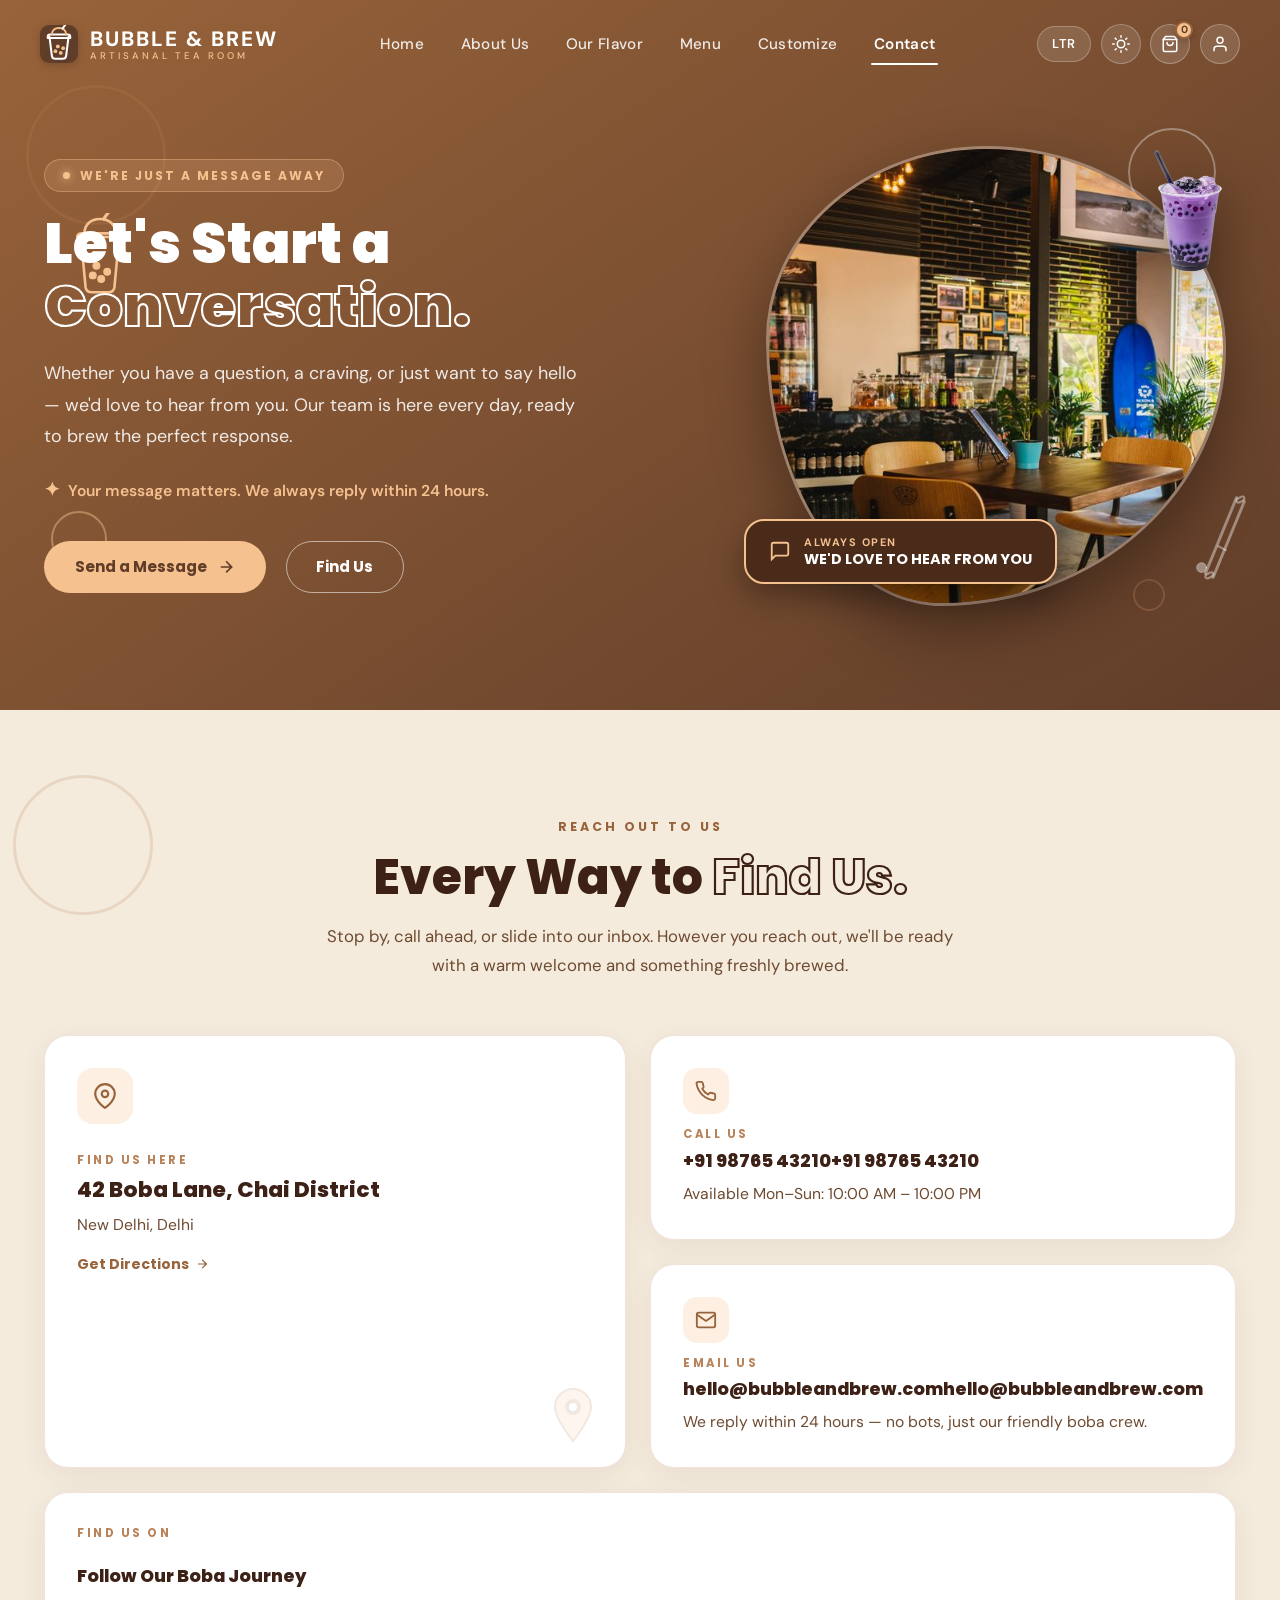
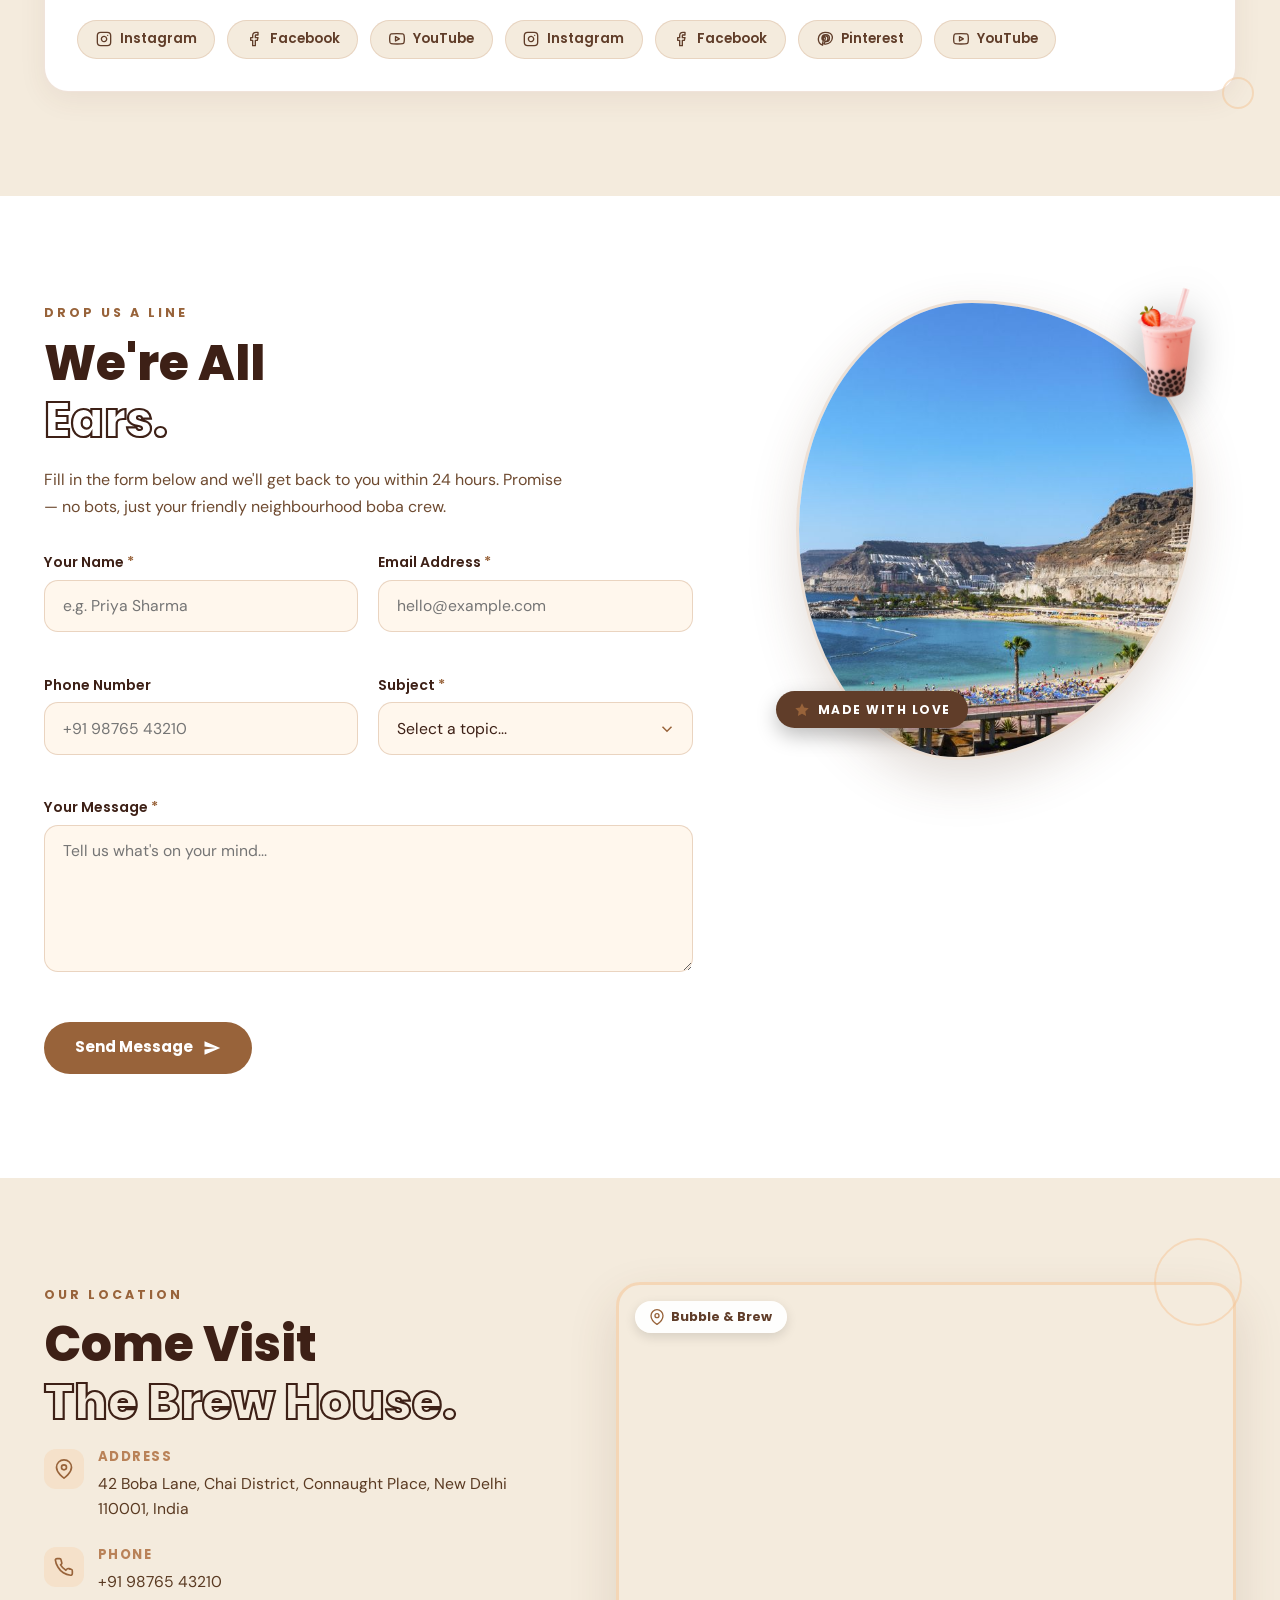
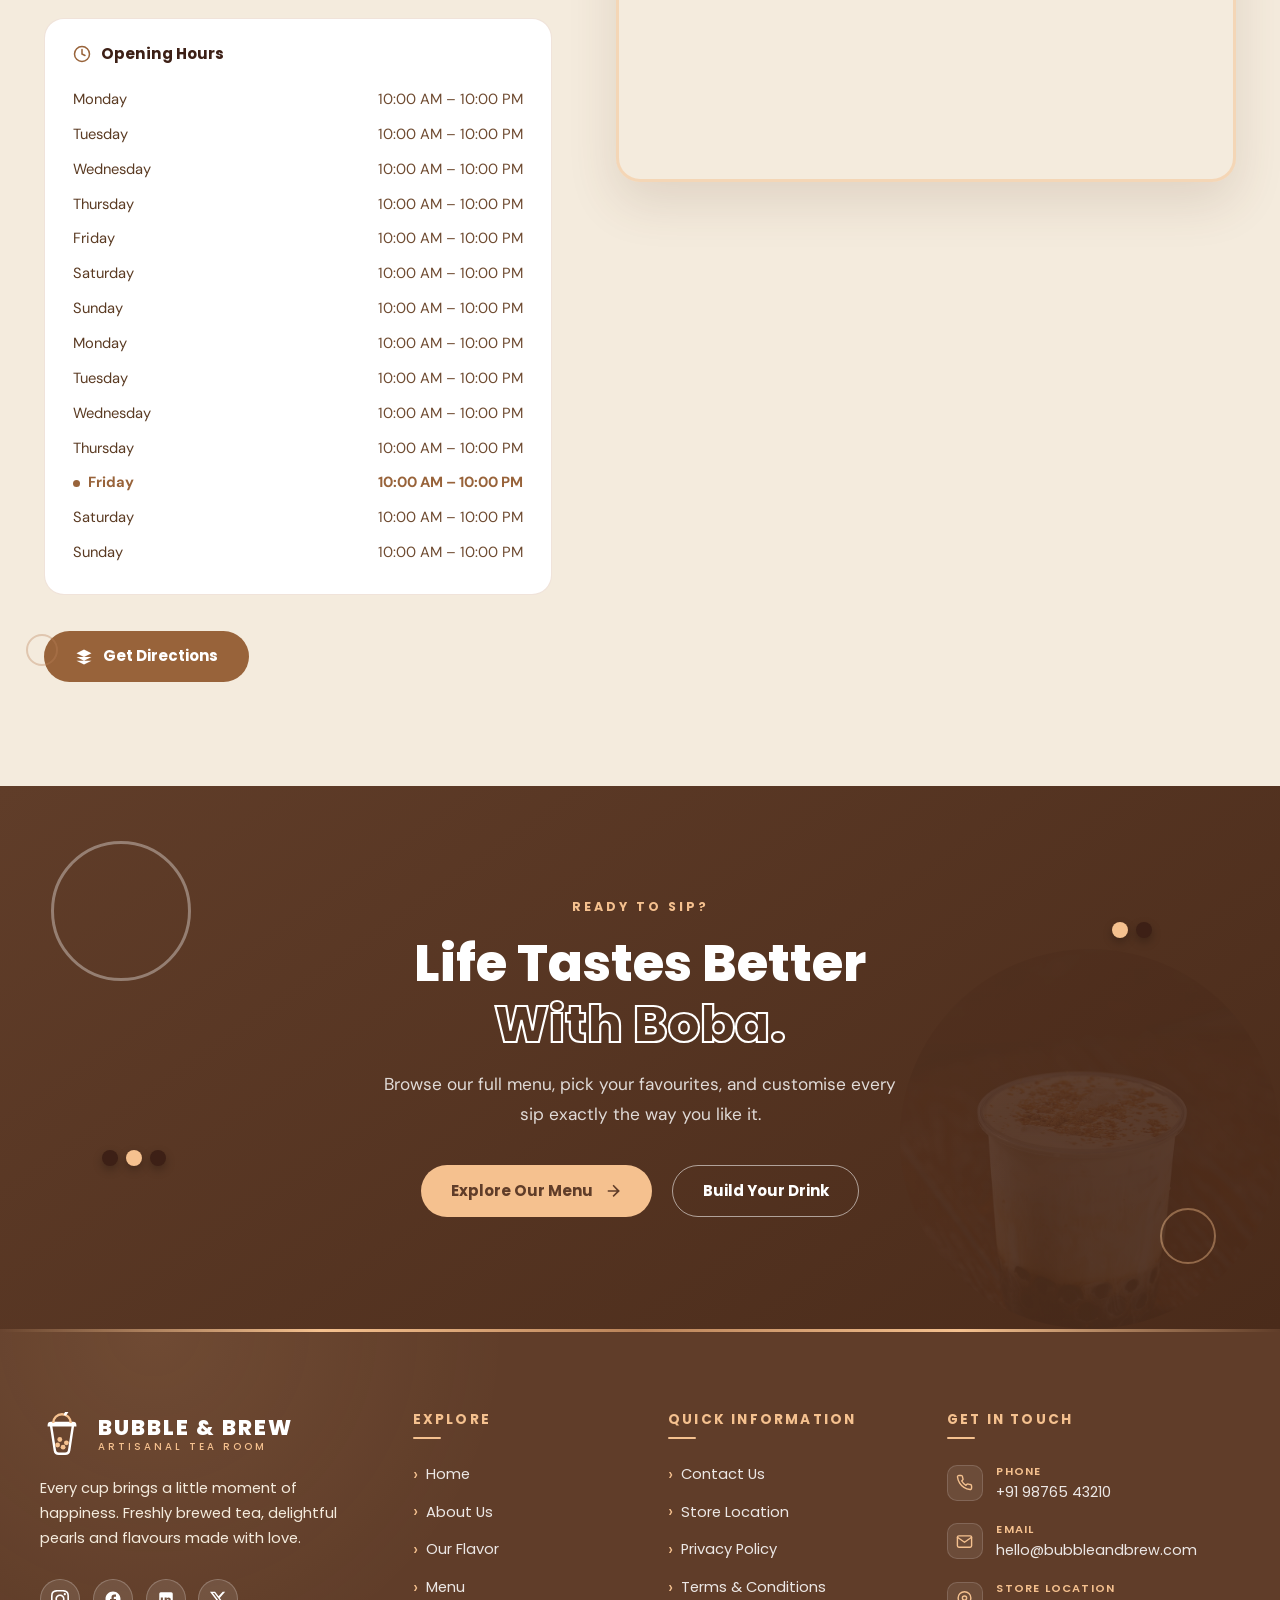
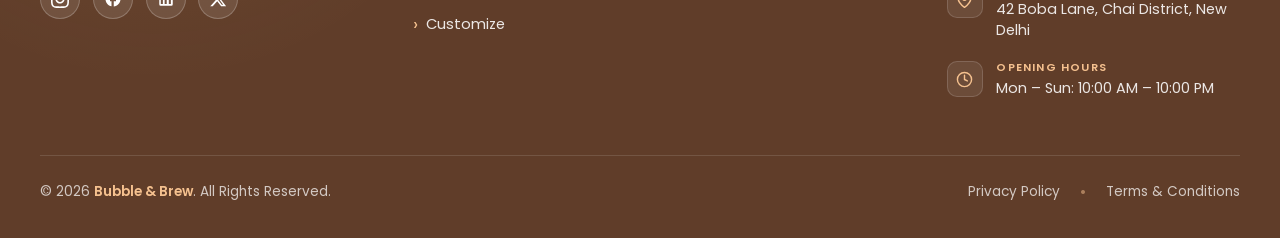
<file: contact.html>
<!DOCTYPE html>
<html lang="en" dir="ltr" data-theme="light">

<head>
  <meta charset="UTF-8">
  <meta name="viewport" content="width=device-width, initial-scale=1.0">
  <meta name="description"
    content="Get in touch with Bubble &amp; Brew. Visit us, call us, or drop us a message — we love hearing from our boba family.">
  <meta name="keywords"
    content="bubble tea contact, boba shop location, Bubble and Brew contact, reach us, bubble tea store">
  <meta name="theme-color" content="#98633A">

  <title>Contact Us | Bubble &amp; Brew Handcrafted Boba</title>

  <!-- Google Fonts: Poppins (headings) & DM Sans (body) -->
  <link rel="preconnect" href="https://fonts.googleapis.com">
  <link rel="preconnect" href="https://fonts.gstatic.com" crossorigin>
  <link
    href="https://fonts.googleapis.com/css2?family=DM+Sans:ital,opsz,wght@0,9..40,400;0,9..40,500;0,9..40,600;0,9..40,700;1,9..40,400&family=Poppins:ital,wght@0,300;0,400;0,500;0,600;0,700;0,800;0,900;1,400;1,700&display=swap"
    rel="stylesheet">

  <!-- Bootstrap 5 CSS -->
  <link href="https://cdn.jsdelivr.net/npm/bootstrap@5.3.2/dist/css/bootstrap.min.css" rel="stylesheet">

  <!-- Core Theme & Component Styles -->
  <link rel="stylesheet" href="css/style.css">
  <link rel="stylesheet" href="css/navbar.css">
  <link rel="stylesheet" href="css/footer.css">

  <!-- Contact Specific Stylesheet -->
  <link rel="stylesheet" href="css/contact.css">
</head>

<body class="contact-page">

  <!-- REUSABLE NAVBAR COMPONENT -->
  <div id="navbar-container"></div>

  <!-- =========================================================================
       1. CONTACT HERO — Brown gradient, editorial split layout
       ========================================================================= -->
  <header class="contact-hero-wrapper" id="contactHero" aria-labelledby="contactHeroHeading">

    <!-- Floating Organic Bubbles & Doodles -->
    <div class="hs-floating-ball hs-ball-xl" style="top:12%;left:2%;animation-delay:-1s;" aria-hidden="true"></div>
    <div class="hs-floating-ball hs-ball-md hs-ball-peach" style="top:72%;left:4%;animation-delay:-2.4s;" aria-hidden="true"></div>
    <div class="hs-floating-ball hs-ball-lg hs-ball-white" style="top:18%;right:5%;animation-delay:-1.7s;" aria-hidden="true"></div>
    <div class="hs-floating-ball hs-ball-sm" style="bottom:14%;right:9%;animation-delay:-3.1s;" aria-hidden="true"></div>

    <!-- Boba Cup Doodle Left -->
    <div class="hs-doodle-cup hs-doodle-cup-lg hs-doodle-peach" style="top:30%;left:5%;animation-delay:-2s;" aria-hidden="true">
      <svg viewBox="0 0 60 70" fill="none" stroke="currentColor" stroke-linecap="round" stroke-linejoin="round">
        <path d="M14 20L18 62C18.5 64.5 20.5 66 23 66H37C39.5 66 41.5 64.5 42 62L46 20" stroke-width="2.2" />
        <path d="M11 20C11 18.5 12.5 17 14 17H46C47.5 17 49 18.5 49 20V20H11V20Z" stroke-width="2.2" />
        <path d="M17 17C17 10 22 5 30 5C38 5 43 10 43 17" stroke-width="2.2" />
        <line x1="33" y1="5" x2="38" y2="-2" stroke-width="2.6" />
        <circle cx="24" cy="52" r="2.8" fill="currentColor" />
        <circle cx="31" cy="55" r="2.8" fill="currentColor" />
        <circle cx="36" cy="49" r="2.8" fill="currentColor" />
        <circle cx="27" cy="44" r="2.8" fill="currentColor" />
      </svg>
    </div>

    <!-- Straw Doodle Right -->
    <div class="hs-doodle-straw hs-doodle-straw-lg hs-straw-white" style="bottom:18%;right:2%;animation-delay:-1.4s;" aria-hidden="true">
      <svg viewBox="0 0 70 100" fill="none" stroke="currentColor" stroke-linecap="round" stroke-linejoin="round">
        <line x1="20" y1="90" x2="52" y2="12" stroke-width="3" />
        <line x1="28" y1="94" x2="60" y2="16" stroke-width="3" />
        <ellipse cx="56" cy="14" rx="4.5" ry="2.2" transform="rotate(-30 56 14)" stroke-width="2.2" />
        <ellipse cx="24" cy="92" rx="4.5" ry="2.2" transform="rotate(-30 24 92)" stroke-width="2.2" />
        <line x1="33" y1="62" x2="41" y2="66" stroke-width="2" />
        <circle cx="16" cy="84" r="5" fill="currentColor" />
      </svg>
    </div>

    <!-- Pearl Cluster & Tea Leaf -->
    <div class="hs-pearl-cluster" style="top:38%;right:16%;animation-delay:-2.6s;" aria-hidden="true">
      <div class="hs-pearl"></div>
      <div class="hs-pearl hs-pearl-peach"></div>
    </div>
    <div class="hs-decor hs-leaf" style="bottom:14%;left:12%;animation-delay:-1.8s;" aria-hidden="true">
      <svg viewBox="0 0 24 24" fill="none" stroke-width="2" stroke-linecap="round">
        <path d="M12 2C6 2 2 8 2 14c0 4 3 8 10 8s10-4 10-8c0-6-4-12-10-12z" />
        <path d="M12 22V2" />
      </svg>
    </div>

    <div class="hs-container contact-hero-container">
      <!-- Left: Typography & CTAs -->
      <div class="contact-hero-content fade-in-left">
        <div class="contact-hero-eyebrow-pill">
          <span class="contact-hero-eyebrow-dot"></span>
          <span>WE'RE JUST A MESSAGE AWAY</span>
        </div>

        <h1 class="contact-hero-heading" id="contactHeroHeading">
          Let's Start a<br>
          <span class="outline-word">Conversation.</span>
        </h1>

        <p class="contact-hero-sub">
          Whether you have a question, a craving, or just want to say hello — we'd love to hear from you. Our team is
          here every day, ready to brew the perfect response.
        </p>

        <div class="contact-hero-supporting-line">
          <span class="contact-hero-sparkle">&#10022;</span>
          <span>Your message matters. We always reply within 24 hours.</span>
        </div>

        <div class="contact-hero-buttons">
          <a href="#contactForm" class="hs-btn hs-btn-peach">
            <span>Send a Message</span>
            <svg viewBox="0 0 24 24" width="18" height="18" fill="currentColor">
              <path d="M5 13h11.86l-5.43 5.43 1.42 1.42L21.14 12l-8.29-8.29-1.42 1.42L16.86 11H5v2z" />
            </svg>
          </a>
          <a href="#contactInfo" class="hs-btn hs-btn-outline-white">
            <span>Find Us</span>
          </a>
        </div>
      </div>

      <!-- Right: Organic image frame -->
      <div class="contact-hero-visual fade-in-right">
        <div class="contact-hero-visual-frame">
          <div class="contact-hero-mask-wrapper">
            <svg class="contact-hero-svg-bg" viewBox="0 0 540 540" fill="none" xmlns="http://www.w3.org/2000/svg" aria-hidden="true">
              <path class="contact-hero-peach-path"
                d="M460,275 C460,400 372,490 260,490 C138,490 60,392 60,275 C60,148 150,52 270,52 C400,52 460,145 460,275 Z" />
            </svg>
            <div class="contact-hero-main-img-box">
              <img src="images/about_story_cafe.jpg"
                alt="Warm cozy Bubble and Brew café interior with bubble tea drinks on the counter"
                class="contact-hero-main-img" loading="eager">
            </div>
          </div>

          <!-- Overlapping PNG accent -->
          <div class="contact-hero-overlap-cup" aria-hidden="true">
            <img src="images/taro.png" alt="Taro bubble tea drink" class="contact-overlap-img">
          </div>

          <!-- Floating Badge -->
          <div class="contact-hero-float-badge" aria-hidden="true">
            <svg viewBox="0 0 24 24" width="22" height="22" fill="none" stroke="#F5C18F" stroke-width="2" stroke-linecap="round">
              <path d="M21 15a2 2 0 0 1-2 2H7l-4 4V5a2 2 0 0 1 2-2h14a2 2 0 0 1 2 2z"/>
            </svg>
            <div class="contact-badge-texts">
              <span class="contact-badge-eyebrow">ALWAYS OPEN</span>
              <strong>WE'D LOVE TO HEAR FROM YOU</strong>
            </div>
          </div>
        </div>
      </div>
    </div>
  </header>


  <!-- =========================================================================
       2. CONTACT INFORMATION — Cream background, asymmetric layout
       ========================================================================= -->
  <section class="contact-info-section" id="contactInfo" aria-labelledby="contactInfoHeading">

    <!-- Floating decorations -->
    <div class="hs-floating-ball hs-ball-xl" style="top:6%;left:1%;animation-delay:-1.3s;" aria-hidden="true"></div>
    <div class="hs-floating-ball hs-ball-sm hs-ball-peach" style="bottom:8%;right:2%;animation-delay:-2.9s;" aria-hidden="true"></div>
    <div class="hs-decor hs-leaf" style="top:15%;right:4%;animation-delay:-1.5s;" aria-hidden="true">
      <svg viewBox="0 0 24 24" fill="none" stroke-width="2" stroke-linecap="round">
        <path d="M12 2C6 2 2 8 2 14c0 4 3 8 10 8s10-4 10-8c0-6-4-12-10-12z" />
        <path d="M12 22V2" />
      </svg>
    </div>

    <div class="hs-container">
      <div class="contact-info-header hs-reveal text-center">
        <span class="hs-eyebrow contact-eyebrow">REACH OUT TO US</span>
        <h2 class="hs-heading contact-heading" id="contactInfoHeading">
          Every Way to <span class="outline-word">Find Us.</span>
        </h2>
        <p class="hs-body-sub mx-auto text-center">
          Stop by, call ahead, or slide into our inbox. However you reach out, we'll be ready with a warm welcome and
          something freshly brewed.
        </p>
      </div>

      <!-- Asymmetric info grid -->
      <div class="contact-info-grid">

        <!-- Large Featured Card: Address -->
        <article class="contact-info-card contact-info-card-featured hs-reveal hs-delay-1" aria-label="Our Address">
          <div class="contact-info-card-icon">
            <svg viewBox="0 0 24 24" fill="none" stroke="currentColor" stroke-width="2" stroke-linecap="round" stroke-linejoin="round">
              <path d="M21 10c0 7-9 13-9 13S3 17 3 10a9 9 0 0 1 18 0z"/>
              <circle cx="12" cy="10" r="3"/>
            </svg>
          </div>
          <div class="contact-info-card-body">
            <span class="contact-info-label">FIND US HERE</span>
            <h3 class="contact-info-title" id="contactAddress">42 Boba Lane, Chai District</h3>
            <p class="contact-info-desc" id="contactAddressDesc">Connaught Place, New Delhi 110001</p>
            <a href="#locationMap" class="contact-info-link">
              <span>Get Directions</span>
              <svg viewBox="0 0 24 24" width="14" height="14" fill="currentColor">
                <path d="M5 13h11.86l-5.43 5.43 1.42 1.42L21.14 12l-8.29-8.29-1.42 1.42L16.86 11H5v2z" />
              </svg>
            </a>
          </div>
          <div class="contact-info-card-visual" aria-hidden="true">
            <div class="contact-map-pin-anim">
              <svg viewBox="0 0 48 56" fill="none" xmlns="http://www.w3.org/2000/svg" width="48" height="56">
                <path d="M24 2C14.06 2 6 10.06 6 20C6 32 24 54 24 54C24 54 42 32 42 20C42 10.06 33.94 2 24 2Z" fill="#F5C18F" stroke="#98633A" stroke-width="2"/>
                <circle cx="24" cy="20" r="8" fill="#98633A"/>
                <circle cx="24" cy="20" r="4" fill="#FFFFFF"/>
              </svg>
            </div>
          </div>
        </article>

        <!-- Right stack: Phone + Email -->
        <div class="contact-info-stack">
          <!-- Phone -->
          <article class="contact-info-card contact-info-card-sm hs-reveal hs-delay-2" aria-label="Phone Number">
            <div class="contact-info-card-icon contact-info-card-icon-sm">
              <svg viewBox="0 0 24 24" fill="none" stroke="currentColor" stroke-width="2" stroke-linecap="round" stroke-linejoin="round">
                <path d="M22 16.92v3a2 2 0 0 1-2.18 2 19.79 19.79 0 0 1-8.63-3.07A19.5 19.5 0 0 1 4.69 12 19.79 19.79 0 0 1 1.61 3.42 2 2 0 0 1 3.59 2h3a2 2 0 0 1 2 1.72c.127.96.361 1.903.7 2.81a2 2 0 0 1-.45 2.11L7.91 9.56a16 16 0 0 0 6.29 6.29l1.42-1.42a2 2 0 0 1 2.11-.45c.907.339 1.85.573 2.81.7A2 2 0 0 1 22 16.92z"/>
              </svg>
            </div>
            <div class="contact-info-card-body">
              <span class="contact-info-label">CALL US</span>
              <h3 class="contact-info-title contact-info-title-sm" id="contactPhone"><a href="tel:+919876543210" style="color:inherit;text-decoration:none;">+91 98765 43210</a></h3>
              <p class="contact-info-desc" id="contactPhoneHours">Available Mon–Sun: 10:00 AM – 10:00 PM</p>
            </div>
          </article>

          <!-- Email -->
          <article class="contact-info-card contact-info-card-sm hs-reveal hs-delay-3" aria-label="Email Address">
            <div class="contact-info-card-icon contact-info-card-icon-sm">
              <svg viewBox="0 0 24 24" fill="none" stroke="currentColor" stroke-width="2" stroke-linecap="round" stroke-linejoin="round">
                <path d="M4 4h16c1.1 0 2 .9 2 2v12c0 1.1-.9 2-2 2H4c-1.1 0-2-.9-2-2V6c0-1.1.9-2 2-2z"/>
                <polyline points="22,6 12,13 2,6"/>
              </svg>
            </div>
            <div class="contact-info-card-body">
              <span class="contact-info-label">EMAIL US</span>
              <h3 class="contact-info-title contact-info-title-sm" id="contactEmail"><a href="mailto:hello@bubbleandbrew.com" style="color:inherit;text-decoration:none;">hello@bubbleandbrew.com</a></h3>
              <p class="contact-info-desc" id="contactEmailDesc">We reply within 24 hours — no auto-replies, just real humans.</p>
            </div>
          </article>
        </div>

        <!-- Social Row -->
        <article class="contact-info-card contact-info-card-social hs-reveal hs-delay-4" aria-label="Follow us on social media">
          <div class="contact-info-card-body contact-social-body">
            <span class="contact-info-label">FIND US ON</span>
            <h3 class="contact-info-title contact-info-title-sm">Follow Our Boba Journey</h3>
            <div class="contact-social-links" id="contactSocialLinks">
              <a href="https://instagram.com" class="contact-social-link" target="_blank" rel="noopener noreferrer" aria-label="Follow us on Instagram">
                <svg viewBox="0 0 24 24" fill="none" stroke="currentColor" stroke-width="2" stroke-linecap="round" stroke-linejoin="round"><rect x="2" y="2" width="20" height="20" rx="5" ry="5"/><path d="M16 11.37A4 4 0 1 1 12.63 8 4 4 0 0 1 16 11.37z"/><line x1="17.5" y1="6.5" x2="17.51" y2="6.5"/></svg>
                <span>Instagram</span>
              </a>
              <a href="https://facebook.com" class="contact-social-link" target="_blank" rel="noopener noreferrer" aria-label="Follow us on Facebook">
                <svg viewBox="0 0 24 24" fill="none" stroke="currentColor" stroke-width="2" stroke-linecap="round" stroke-linejoin="round"><path d="M18 2h-3a5 5 0 0 0-5 5v3H7v4h3v8h4v-8h3l1-4h-4V7a1 1 0 0 1 1-1h3z"/></svg>
                <span>Facebook</span>
              </a>
              <a href="https://youtube.com" class="contact-social-link" target="_blank" rel="noopener noreferrer" aria-label="Follow us on YouTube">
                <svg viewBox="0 0 24 24" fill="none" stroke="currentColor" stroke-width="2" stroke-linecap="round" stroke-linejoin="round"><path d="M22.54 6.42a2.78 2.78 0 0 0-1.94-2C18.88 4 12 4 12 4s-6.88 0-8.6.46a2.78 2.78 0 0 0-1.94 2A29 29 0 0 0 1 11.75a29 29 0 0 0 .46 5.33A2.78 2.78 0 0 0 3.4 19c1.72.46 8.6.46 8.6.46s6.88 0 8.6-.46a2.78 2.78 0 0 0 1.94-2 29 29 0 0 0 .46-5.25 29 29 0 0 0-.46-5.33z"/><polygon points="9.75 15.02 15.5 11.75 9.75 8.48 9.75 15.02"/></svg>
                <span>YouTube</span>
              </a>
            </div>
          </div>
        </article>

      </div>
    </div>
  </section>


  <!-- =========================================================================
       3. CONTACT FORM — White background, split layout
       ========================================================================= -->
  <section class="contact-form-section" id="contactForm" aria-labelledby="contactFormHeading">

    <div class="hs-container">
      <div class="contact-form-grid">

        <!-- Left: Form -->
        <div class="contact-form-col hs-reveal">
          <span class="hs-eyebrow contact-eyebrow-dark">DROP US A LINE</span>
          <h2 class="hs-heading contact-heading-dark" id="contactFormHeading">
            We're All<br><span class="outline-word-dark">Ears.</span>
          </h2>
          <p class="contact-form-sub">
            Fill in the form below and we'll get back to you within 24 hours. Promise — no bots, just your friendly
            neighbourhood boba crew.
          </p>

          <form class="contact-form" id="contactFormEl" novalidate aria-label="Contact form">
            <!-- Name + Email -->
            <div class="contact-form-row">
              <div class="contact-field-group">
                <label class="contact-field-label" for="cfName">Your Name <span class="contact-required">*</span></label>
                <input type="text" id="cfName" name="name" class="contact-field-input" placeholder="e.g. Priya Sharma" autocomplete="name" required>
                <span class="contact-field-error" id="cfNameError" role="alert"></span>
              </div>
              <div class="contact-field-group">
                <label class="contact-field-label" for="cfEmail">Email Address <span class="contact-required">*</span></label>
                <input type="email" id="cfEmail" name="email" class="contact-field-input" placeholder="hello@example.com" autocomplete="email" required>
                <span class="contact-field-error" id="cfEmailError" role="alert"></span>
              </div>
            </div>

            <!-- Phone + Subject -->
            <div class="contact-form-row">
              <div class="contact-field-group">
                <label class="contact-field-label" for="cfPhone">Phone Number</label>
                <input type="tel" id="cfPhone" name="phone" class="contact-field-input" placeholder="+91 98765 43210" autocomplete="tel">
                <span class="contact-field-error" id="cfPhoneError" role="alert"></span>
              </div>
              <div class="contact-field-group">
                <label class="contact-field-label" for="cfSubject">Subject <span class="contact-required">*</span></label>
                <select id="cfSubject" name="subject" class="contact-field-input contact-field-select" required>
                  <option value="">Select a topic...</option>
                  <option value="general">General Enquiry</option>
                  <option value="order">Order / Catering</option>
                  <option value="feedback">Feedback</option>
                  <option value="franchise">Franchise Interest</option>
                  <option value="other">Other</option>
                </select>
                <span class="contact-field-error" id="cfSubjectError" role="alert"></span>
              </div>
            </div>

            <!-- Message -->
            <div class="contact-field-group contact-field-group-full">
              <label class="contact-field-label" for="cfMessage">Your Message <span class="contact-required">*</span></label>
              <textarea id="cfMessage" name="message" class="contact-field-input contact-field-textarea" rows="5" placeholder="Tell us what's on your mind..." required></textarea>
              <span class="contact-field-error" id="cfMessageError" role="alert"></span>
            </div>

            <!-- Submit -->
            <button type="submit" class="hs-btn hs-btn-primary contact-submit-btn" id="contactSubmitBtn">
              <span id="contactSubmitLabel">Send Message</span>
              <svg id="contactSubmitIcon" viewBox="0 0 24 24" width="18" height="18" fill="currentColor">
                <path d="M2.01 21L23 12 2.01 3 2 10l15 2-15 2z"/>
              </svg>
            </button>
          </form>

          <!-- Success State -->
          <div class="contact-success-state" id="contactSuccessState" aria-live="polite" hidden>
            <div class="contact-success-icon">
              <svg viewBox="0 0 24 24" fill="none" stroke="#98633A" stroke-width="2.5" stroke-linecap="round" stroke-linejoin="round" width="40" height="40">
                <polyline points="20 6 9 17 4 12"/>
              </svg>
            </div>
            <h3 class="contact-success-title">Message Sent!</h3>
            <p class="contact-success-desc">Thanks for reaching out. We'll get back to you within 24 hours with something worth reading — maybe even a little boba discount.</p>
            <button class="hs-btn hs-btn-primary" id="contactResetBtn" style="margin-top:1rem;">Send Another</button>
          </div>
        </div>

        <!-- Right: Decorative image -->
        <div class="contact-form-visual hs-reveal hs-delay-2">
          <div class="contact-form-img-frame">
            <div class="contact-form-img-mask">
              <img src="images/flavor_cta.jpg" alt="Beautiful bubble tea drinks at Bubble and Brew café" class="contact-form-img" loading="lazy">
            </div>
            <!-- Floating label -->
            <div class="contact-form-float-label" aria-hidden="true">
              <svg viewBox="0 0 24 24" width="16" height="16" fill="#98633A">
                <path d="M12 2l3.09 6.26L22 9.27l-5 4.87 1.18 6.88L12 17.77l-6.18 3.25L7 14.14 2 9.27l6.91-1.01L12 2z"/>
              </svg>
              <span>MADE WITH LOVE</span>
            </div>

            <!-- Floating drink accents -->
            <div class="contact-form-accent-cup" aria-hidden="true">
              <img src="images/straberry.png" alt="" loading="lazy">
            </div>
          </div>
        </div>

      </div>
    </div>
  </section>


  <!-- =========================================================================
       4. LOCATION & MAP — Cream background
       ========================================================================= -->
  <!-- EDITABLE MAP CONFIG: Replace the src below with your actual Google Maps embed URL -->
  <!-- Map embed URL: https://maps.google.com/maps?q=YOUR+LOCATION&output=embed -->
  <section class="contact-location-section" id="locationMap" aria-labelledby="locationHeading">

    <div class="hs-floating-ball hs-ball-lg hs-ball-peach" style="top:5%;right:3%;animation-delay:-1.6s;" aria-hidden="true"></div>
    <div class="hs-floating-ball hs-ball-sm" style="bottom:10%;left:2%;animation-delay:-2.2s;" aria-hidden="true"></div>

    <div class="hs-container">
      <div class="contact-location-grid">

        <!-- Left: Address details + hours -->
        <div class="contact-location-col hs-reveal">
          <span class="hs-eyebrow contact-eyebrow">OUR LOCATION</span>
          <h2 class="hs-heading contact-heading" id="locationHeading">
            Come Visit<br><span class="outline-word">The Brew House.</span>
          </h2>

          <div class="contact-location-detail">
            <div class="contact-loc-icon">
              <svg viewBox="0 0 24 24" fill="none" stroke="#98633A" stroke-width="2" stroke-linecap="round" width="20" height="20">
                <path d="M21 10c0 7-9 13-9 13S3 17 3 10a9 9 0 0 1 18 0z"/><circle cx="12" cy="10" r="3"/>
              </svg>
            </div>
            <div>
              <strong class="contact-loc-label">Address</strong>
              <p id="locAddress" class="contact-loc-value">42 Boba Lane, Chai District, Connaught Place, New Delhi 110001, India</p>
            </div>
          </div>

          <div class="contact-location-detail">
            <div class="contact-loc-icon">
              <svg viewBox="0 0 24 24" fill="none" stroke="#98633A" stroke-width="2" stroke-linecap="round" width="20" height="20">
                <path d="M22 16.92v3a2 2 0 0 1-2.18 2 19.79 19.79 0 0 1-8.63-3.07A19.5 19.5 0 0 1 4.69 12 19.79 19.79 0 0 1 1.61 3.42 2 2 0 0 1 3.59 2h3a2 2 0 0 1 2 1.72c.127.96.361 1.903.7 2.81a2 2 0 0 1-.45 2.11L7.91 9.56a16 16 0 0 0 6.29 6.29l1.42-1.42a2 2 0 0 1 2.11-.45c.907.339 1.85.573 2.81.7A2 2 0 0 1 22 16.92z"/>
              </svg>
            </div>
            <div>
              <strong class="contact-loc-label">Phone</strong>
              <p id="locPhone" class="contact-loc-value">+91 98765 43210</p>
            </div>
          </div>

          <!-- Office hours table -->
          <div class="contact-hours-block hs-reveal hs-delay-1">
            <div class="contact-hours-header">
              <svg viewBox="0 0 24 24" fill="none" stroke="#98633A" stroke-width="2" stroke-linecap="round" width="18" height="18">
                <circle cx="12" cy="12" r="10"/><polyline points="12 6 12 12 16 14"/>
              </svg>
              <span class="contact-hours-title">Opening Hours</span>
            </div>
            <table class="contact-hours-table" id="contactHoursTable" aria-label="Weekly opening hours">
              <tbody>
                <tr><td>Monday</td><td>10:00 AM – 10:00 PM</td></tr>
                <tr><td>Tuesday</td><td>10:00 AM – 10:00 PM</td></tr>
                <tr><td>Wednesday</td><td>10:00 AM – 10:00 PM</td></tr>
                <tr><td>Thursday</td><td>10:00 AM – 10:00 PM</td></tr>
                <tr><td>Friday</td><td>10:00 AM – 10:00 PM</td></tr>
                <tr><td>Saturday</td><td>10:00 AM – 10:00 PM</td></tr>
                <tr><td>Sunday</td><td>10:00 AM – 10:00 PM</td></tr>
              </tbody>
            </table>
          </div>

          <a href="https://maps.google.com/?q=42+Boba+Lane+Connaught+Place+New+Delhi" target="_blank" rel="noopener noreferrer" class="hs-btn hs-btn-primary contact-directions-btn" id="contactDirectionsBtn">
            <svg viewBox="0 0 24 24" width="18" height="18" fill="currentColor">
              <path d="M12 2L2 7l10 5 10-5-10-5zM2 17l10 5 10-5M2 12l10 5 10-5"/>
            </svg>
            <span>Get Directions</span>
          </a>
        </div>

        <!-- Right: Map iframe -->
        <div class="contact-map-col hs-reveal hs-delay-2">
          <div class="contact-map-frame">
            <iframe
              id="contactMapIframe"
              title="Bubble and Brew Location Map"
              src="https://www.google.com/maps/embed?pb=!1m18!1m12!1m3!1d3501.980648710892!2d77.2177!3d28.6315!2m3!1f0!2f0!3f0!3m2!1i1024!2i768!4f13.1!3m3!1m2!1s0x0%3A0x0!2zMjhCsDM3JzUzLjQiTiA3N8KwMTMnMDMuNyJF!5e0!3m2!1sen!2sin!4v1600000000000"
              width="100%"
              height="100%"
              style="border:0;"
              allowfullscreen=""
              loading="lazy"
              referrerpolicy="no-referrer-when-downgrade">
            </iframe>
            <div class="contact-map-overlay-label" aria-hidden="true">
              <svg viewBox="0 0 24 24" fill="none" stroke="#98633A" stroke-width="2" stroke-linecap="round" width="16" height="16">
                <path d="M21 10c0 7-9 13-9 13S3 17 3 10a9 9 0 0 1 18 0z"/><circle cx="12" cy="10" r="3"/>
              </svg>
              <span>Bubble &amp; Brew</span>
            </div>
          </div>
        </div>

      </div>
    </div>
  </section>


  <!-- =========================================================================
       5. FINAL CTA — Dark brown gradient
       ========================================================================= -->
  <section class="contact-cta-section" aria-labelledby="contactCtaHeading">

    <!-- Floating decorations -->
    <div class="hs-floating-ball hs-ball-xl hs-ball-white" style="top:10%;left:4%;animation-delay:-1.2s;" aria-hidden="true"></div>
    <div class="hs-floating-ball hs-ball-md hs-ball-peach" style="bottom:12%;right:5%;animation-delay:-2.3s;" aria-hidden="true"></div>
    <div class="hs-pearl-cluster" style="bottom:30%;left:8%;animation-delay:-1.9s;" aria-hidden="true">
      <div class="hs-pearl"></div>
      <div class="hs-pearl hs-pearl-peach"></div>
      <div class="hs-pearl"></div>
    </div>
    <div class="hs-pearl-cluster" style="top:25%;right:10%;animation-delay:-3s;" aria-hidden="true">
      <div class="hs-pearl hs-pearl-peach"></div>
      <div class="hs-pearl"></div>
    </div>
    <div class="hs-decor hs-leaf" style="top:20%;right:20%;animation-delay:-1.4s;" aria-hidden="true">
      <svg viewBox="0 0 24 24" fill="none" stroke-width="2" stroke-linecap="round">
        <path d="M12 2C6 2 2 8 2 14c0 4 3 8 10 8s10-4 10-8c0-6-4-12-10-12z" />
        <path d="M12 22V2" />
      </svg>
    </div>

    <!-- Background floating cup -->
    <div class="contact-cta-bg-cup" aria-hidden="true">
      <img src="images/custom_drink_boba.jpg" alt="" loading="lazy">
    </div>

    <div class="hs-container contact-cta-container">
      <div class="contact-cta-content hs-reveal">
        <span class="hs-eyebrow contact-cta-eyebrow">READY TO SIP?</span>
        <h2 class="hs-heading contact-cta-headline" id="contactCtaHeading">
          Life Tastes Better<br>
          <span class="outline-word">With Boba.</span>
        </h2>
        <p class="contact-cta-desc">
          Browse our full menu, pick your favourites, and customise every sip exactly the way you like it.
        </p>
        <div class="contact-cta-buttons">
          <a href="menu.html" class="hs-btn hs-btn-peach">
            <span>Explore Our Menu</span>
            <svg viewBox="0 0 24 24" width="18" height="18" fill="currentColor">
              <path d="M5 13h11.86l-5.43 5.43 1.42 1.42L21.14 12l-8.29-8.29-1.42 1.42L16.86 11H5v2z" />
            </svg>
          </a>
          <a href="customize.html" class="hs-btn hs-btn-outline-white">
            <span>Build Your Drink</span>
          </a>
        </div>
      </div>
    </div>
  </section>


  <!-- FOOTER -->
  <div id="footer-container"></div>

  <!-- Bootstrap 5 JS Bundle (CDN) -->
  <script src="https://cdn.jsdelivr.net/npm/bootstrap@5.3.2/dist/js/bootstrap.bundle.min.js" defer></script>

  <!-- Shared Data & Components -->
  <script src="js/site-data.js" defer></script>
  <script src="components/navbar.js" defer></script>
  <script src="components/footer.js" defer></script>

  <!-- Contact Page JS -->
  <script src="js/contact.js" defer></script>

</body>

</html>
</file>
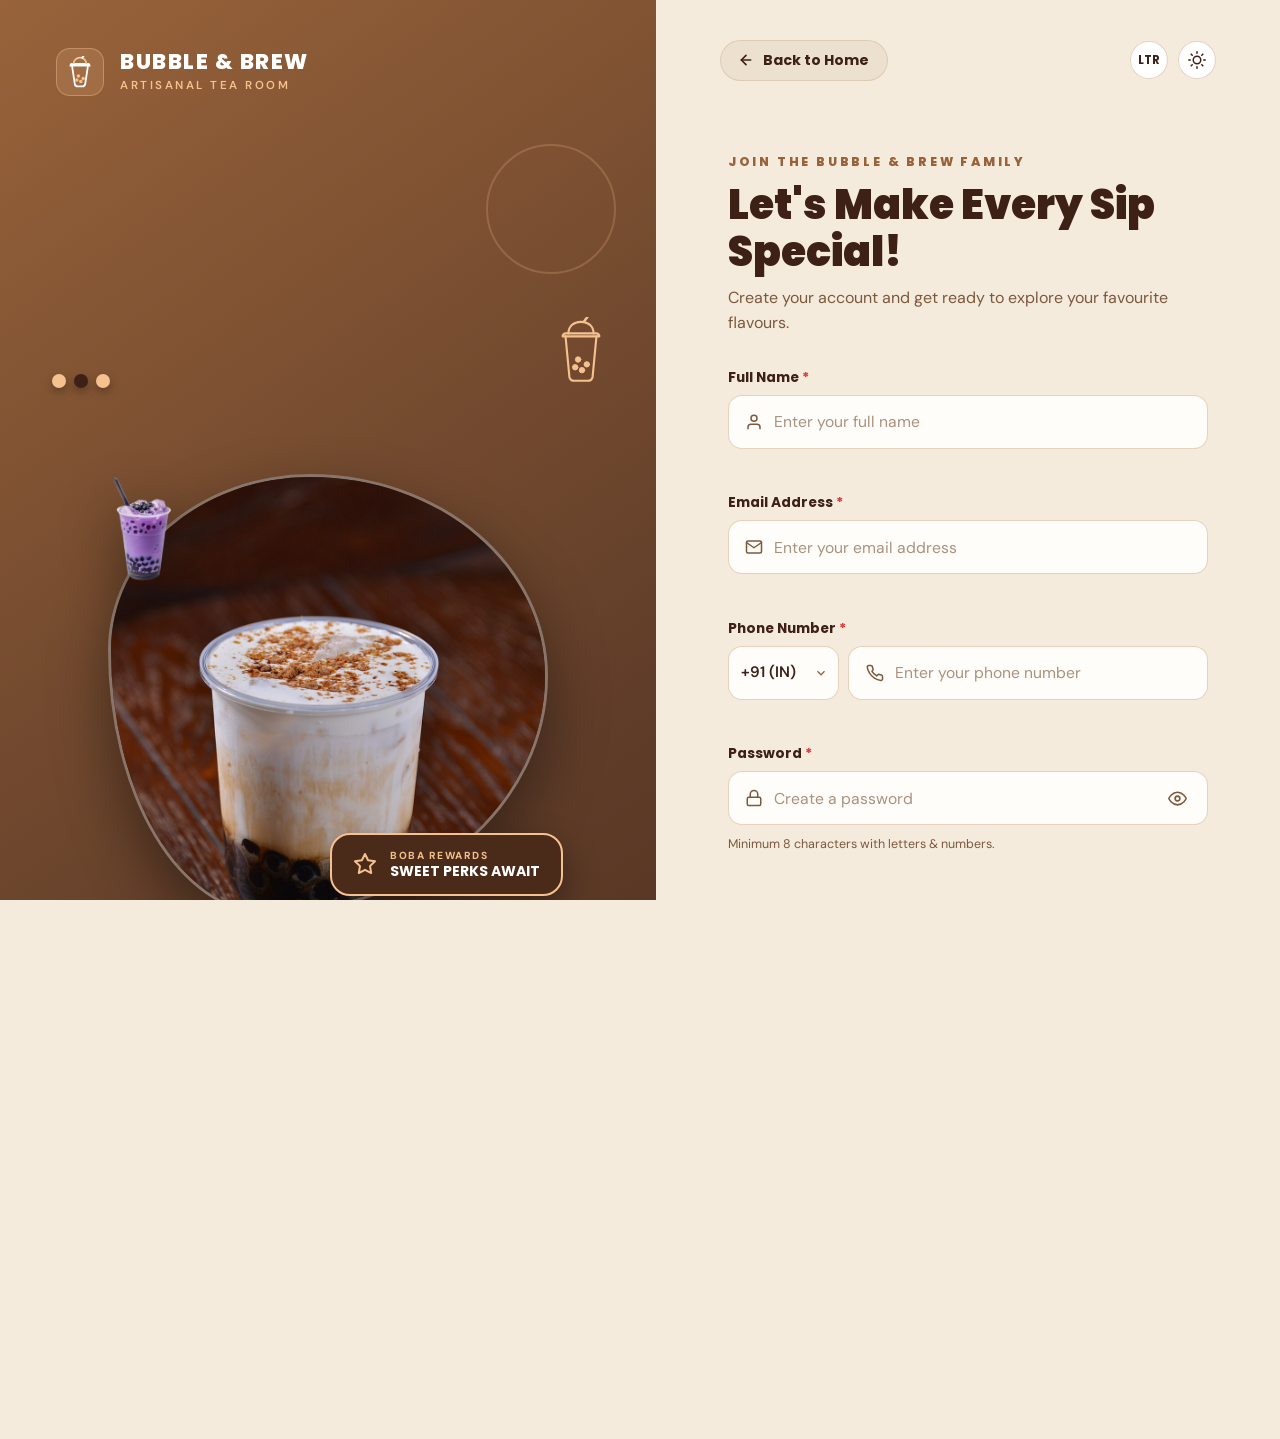
<file: signup.html>
<!DOCTYPE html>
<html lang="en" dir="ltr" data-theme="light">

<head>
  <meta charset="UTF-8">
  <meta name="viewport" content="width=device-width, initial-scale=1.0">
  <meta name="description" content="Join the Bubble &amp; Brew family! Create your account, customize your handcrafted drinks, and earn sweet boba rewards.">
  <meta name="keywords" content="Bubble and Brew signup, create account, boba registration, join bubble tea">
  <meta name="theme-color" content="#98633A">

  <title>Sign Up | Bubble &amp; Brew Handcrafted Boba</title>

  <!-- Google Fonts: Poppins (headings) & DM Sans (body) -->
  <link rel="preconnect" href="https://fonts.googleapis.com">
  <link rel="preconnect" href="https://fonts.gstatic.com" crossorigin>
  <link href="https://fonts.googleapis.com/css2?family=DM+Sans:ital,opsz,wght@0,9..40,400;0,9..40,500;0,9..40,600;0,9..40,700;1,9..40,400&family=Poppins:ital,wght@0,300;0,400;0,500;0,600;0,700;0,800;0,900;1,400;1,700&display=swap" rel="stylesheet">

  <!-- Bootstrap 5 CSS -->
  <link href="https://cdn.jsdelivr.net/npm/bootstrap@5.3.2/dist/css/bootstrap.min.css" rel="stylesheet">

  <!-- Core Theme & Auth Stylesheet -->
  <link rel="stylesheet" href="css/style.css">
  <link rel="stylesheet" href="css/auth.css">
</head>

<body class="auth-page">

  <main class="auth-page-container">

    <!-- ═══════════════════════════════════════════════════════════════════════
         LEFT SECTION – VISUAL BRANDING
         ═══════════════════════════════════════════════════════════════════════ -->
    <aside class="auth-visual-col" aria-label="Bubble and Brew Visual Story">

      <!-- Floating Decorative Boba Balls & Pearls -->
      <div class="auth-floating-ball auth-ball-xl" style="top:10%;right:6%;animation-delay:-1.2s;" aria-hidden="true"></div>
      <div class="auth-floating-ball auth-ball-md" style="top:68%;left:6%;animation-delay:-2.2s;" aria-hidden="true"></div>
      <div class="auth-floating-ball auth-ball-sm" style="bottom:18%;right:8%;animation-delay:-1.6s;" aria-hidden="true"></div>

      <!-- Floating Pearl Clusters & Tea Leaves -->
      <div class="auth-pearl-cluster" style="top:26%;left:8%;animation-delay:-2.4s;" aria-hidden="true">
        <div class="auth-pearl auth-pearl-peach"></div>
        <div class="auth-pearl"></div>
        <div class="auth-pearl auth-pearl-peach"></div>
      </div>
      <div class="auth-decor-leaf" style="bottom:24%;right:12%;animation-delay:-1.8s;" aria-hidden="true">
        <svg viewBox="0 0 24 24" fill="none" stroke="currentColor" stroke-width="2" stroke-linecap="round">
          <path d="M12 2C6 2 2 8 2 14c0 4 3 8 10 8s10-4 10-8c0-6-4-12-10-12z"/>
          <path d="M12 22V2"/>
        </svg>
      </div>

      <!-- Hand-Drawn Boba Cup Doodle -->
      <div class="auth-doodle-cup" style="top:22%;right:7%;width:58px;height:66px;animation-delay:-1.9s;" aria-hidden="true">
        <svg viewBox="0 0 60 70" fill="none" stroke="currentColor" stroke-linecap="round" stroke-linejoin="round">
          <path d="M14 20L18 62C18.5 64.5 20.5 66 23 66H37C39.5 66 41.5 64.5 42 62L46 20" stroke-width="2.2"/>
          <path d="M11 20C11 18.5 12.5 17 14 17H46C47.5 17 49 18.5 49 20V20H11V20Z" stroke-width="2.2"/>
          <path d="M17 17C17 10 22 5 30 5C38 5 43 10 43 17" stroke-width="2.2"/>
          <line x1="33" y1="5" x2="38" y2="-2" stroke-width="2.6"/>
          <circle cx="24" cy="52" r="2.8" fill="currentColor"/>
          <circle cx="31" cy="55" r="2.8" fill="currentColor"/>
          <circle cx="36" cy="49" r="2.8" fill="currentColor"/>
          <circle cx="27" cy="44" r="2.8" fill="currentColor"/>
        </svg>
      </div>

      <!-- Hand-Drawn Straw Doodle -->
      <div class="auth-doodle-straw" style="bottom:14%;left:8%;width:54px;height:78px;animation-delay:-1.5s;" aria-hidden="true">
        <svg viewBox="0 0 70 100" fill="none" stroke="currentColor" stroke-linecap="round" stroke-linejoin="round">
          <line x1="20" y1="90" x2="52" y2="12" stroke-width="3"/>
          <line x1="28" y1="94" x2="60" y2="16" stroke-width="3"/>
          <ellipse cx="56" cy="14" rx="4.5" ry="2.2" transform="rotate(-30 56 14)" stroke-width="2.2"/>
          <ellipse cx="24" cy="92" rx="4.5" ry="2.2" transform="rotate(-30 24 92)" stroke-width="2.2"/>
        </svg>
      </div>

      <!-- Top: Brand Header -->
      <div class="auth-visual-top">
        <a href="index.html" class="auth-brand" aria-label="Bubble and Brew Home">
          <div class="auth-brand-icon-wrap">
            <svg class="auth-brand-icon" viewBox="0 0 40 40" fill="none" xmlns="http://www.w3.org/2000/svg" aria-hidden="true">
              <path d="M10 12L13.5 35C13.8 36.8 15.3 38 17.1 38H22.9C24.7 38 26.2 36.8 26.5 35L30 12" stroke="#FFFFFF" stroke-width="2.2" stroke-linecap="round"/>
              <path d="M8 12C8 10.9 8.9 10 10 10H30C31.1 10 32 10.9 32 12V12H8V12Z" stroke="#FFFFFF" stroke-width="2.2"/>
              <path d="M12 10C12 5.5 15.6 2 20 2C24.4 2 28 5.5 28 10" stroke="#F5C18F" stroke-width="2.2"/>
              <line x1="23" y1="2" x2="27" y2="-4" stroke="#FFFFFF" stroke-width="2.5" stroke-linecap="round"/>
              <circle cx="16" cy="30" r="2.2" fill="#F5C18F"/>
              <circle cx="21" cy="32" r="2.2" fill="#F5C18F"/>
              <circle cx="24" cy="28" r="2.2" fill="#F5C18F"/>
              <circle cx="18" cy="25" r="2.2" fill="#F5C18F"/>
            </svg>
          </div>
          <div class="auth-brand-text">
            <span class="auth-brand-name">Bubble &amp; Brew</span>
            <span class="auth-brand-tagline">Artisanal Tea Room</span>
          </div>
        </a>
      </div>

      <!-- Center: Organic Asymmetrical Masked Photograph -->
      <div class="auth-visual-center">
        <div class="auth-visual-frame">
          <svg class="auth-visual-svg-border" viewBox="0 0 540 540" fill="none" xmlns="http://www.w3.org/2000/svg" aria-hidden="true">
            <path class="auth-visual-peach-path" d="M470,270 C470,395 385,485 270,485 C145,485 65,385 65,270 C65,145 155,55 270,55 C395,55 470,145 470,270 Z"/>
          </svg>
          <div class="auth-visual-img-box">
            <img src="images/custom_drink_boba.jpg" alt="Rich delicious bubble tea drink with tapioca pearls and cream foam" class="auth-visual-img" loading="eager">
          </div>

          <!-- Overlapping Mini Drink Accent -->
          <div class="auth-visual-accent-cup" aria-hidden="true">
            <img src="images/taro.png" alt="Taro accent drink">
          </div>

          <!-- Floating Badge -->
          <div class="auth-visual-badge" aria-hidden="true">
            <svg class="auth-badge-icon" viewBox="0 0 24 24" fill="none" stroke="currentColor" stroke-width="2" stroke-linecap="round" stroke-linejoin="round">
              <polygon points="12 2 15.09 8.26 22 9.27 17 14.14 18.18 21.02 12 17.77 5.82 21.02 7 14.14 2 9.27 8.91 8.26 12 2"/>
            </svg>
            <div class="auth-badge-texts">
              <span class="auth-badge-eyebrow">BOBA REWARDS</span>
              <strong>SWEET PERKS AWAIT</strong>
            </div>
          </div>
        </div>
      </div>

      <!-- Bottom: Brand Message -->
      <div class="auth-visual-bottom">
        <div class="auth-quote-tag">
          <span style="font-size:1.1rem; line-height:1;">&#10022;</span>
          <span>JOIN THE COMMUNITY</span>
        </div>
        <h2 class="auth-quote-title">A Little Happiness in Every Sip.</h2>
        <p class="auth-quote-sub">Your favourite flavours, your little moments of joy.</p>
      </div>

    </aside>


    <!-- ═══════════════════════════════════════════════════════════════════════
         RIGHT SECTION – AUTHENTICATION FORM
         ═══════════════════════════════════════════════════════════════════════ -->
    <section class="auth-form-col" aria-label="Sign Up Form">

      <!-- Top Navigation: Back to Home + Controls -->
      <div class="auth-form-top-bar">
        <a href="index.html" class="auth-back-btn" id="authBackBtn">
          <svg viewBox="0 0 24 24" width="16" height="16" fill="none" stroke="currentColor" stroke-width="2.5" stroke-linecap="round" stroke-linejoin="round" aria-hidden="true">
            <line x1="19" y1="12" x2="5" y2="12"/>
            <polyline points="12 19 5 12 12 5"/>
          </svg>
          <span>Back to Home</span>
        </a>

        <!-- Direction & Theme toggles -->
        <div class="auth-top-controls">
          <button type="button" class="auth-ctrl-btn" id="authDirToggle" title="Toggle text direction" aria-label="Toggle text direction">
            <span id="authDirLabel">LTR</span>
          </button>
          <button type="button" class="auth-ctrl-btn" id="authThemeToggle" title="Toggle light/dark mode" aria-label="Toggle theme">
            <svg viewBox="0 0 24 24" fill="none" stroke="currentColor" stroke-width="2" stroke-linecap="round" stroke-linejoin="round" aria-hidden="true">
              <circle cx="12" cy="12" r="5"/>
              <line x1="12" y1="1" x2="12" y2="3"/>
              <line x1="12" y1="21" x2="12" y2="23"/>
              <line x1="4.22" y1="4.22" x2="5.64" y2="5.64"/>
              <line x1="18.36" y1="18.36" x2="19.78" y2="19.78"/>
              <line x1="1" y1="12" x2="3" y2="12"/>
              <line x1="21" y1="12" x2="23" y2="12"/>
              <line x1="4.22" y1="19.78" x2="5.64" y2="18.36"/>
              <line x1="18.36" y1="5.64" x2="19.78" y2="4.22"/>
            </svg>
          </button>
        </div>
      </div>

      <!-- Main Form Container -->
      <div class="auth-card-wrapper">

        <!-- Form Headings -->
        <div class="auth-header">
          <span class="auth-eyebrow">JOIN THE BUBBLE &amp; BREW FAMILY</span>
          <h1 class="auth-title">Let's Make Every Sip Special!</h1>
          <p class="auth-subtitle">Create your account and get ready to explore your favourite flavours.</p>
        </div>

        <!-- Inline Status & Feedback Alert -->
        <div class="auth-alert-box auth-alert-info" id="authAlertBox" hidden role="alert"></div>

        <!-- Signup Form -->
        <form class="auth-form" id="signupForm" novalidate>

          <!-- 1. Full Name -->
          <div class="auth-field-group">
            <label class="auth-label" for="signupName">
              Full Name <span class="auth-label-required">*</span>
            </label>
            <div class="auth-input-wrap">
              <svg class="auth-input-icon" viewBox="0 0 24 24" fill="none" stroke="currentColor" stroke-width="2" stroke-linecap="round" stroke-linejoin="round" aria-hidden="true">
                <path d="M20 21v-2a4 4 0 0 0-4-4H8a4 4 0 0 0-4 4v2"/>
                <circle cx="12" cy="7" r="4"/>
              </svg>
              <input type="text" id="signupName" name="name" class="auth-input" placeholder="Enter your full name" autocomplete="name" required>
            </div>
            <span class="auth-field-error" id="signupNameError" role="alert"></span>
          </div>

          <!-- 2. Email Address -->
          <div class="auth-field-group">
            <label class="auth-label" for="signupEmail">
              Email Address <span class="auth-label-required">*</span>
            </label>
            <div class="auth-input-wrap">
              <svg class="auth-input-icon" viewBox="0 0 24 24" fill="none" stroke="currentColor" stroke-width="2" stroke-linecap="round" stroke-linejoin="round" aria-hidden="true">
                <path d="M4 4h16c1.1 0 2 .9 2 2v12c0 1.1-.9 2-2 2H4c-1.1 0-2-.9-2-2V6c0-1.1.9-2 2-2z"/>
                <polyline points="22,6 12,13 2,6"/>
              </svg>
              <input type="email" id="signupEmail" name="email" class="auth-input" placeholder="Enter your email address" autocomplete="email" required>
            </div>
            <span class="auth-field-error" id="signupEmailError" role="alert"></span>
          </div>

          <!-- 3. Phone Number with India Country Code -->
          <div class="auth-field-group">
            <label class="auth-label" for="signupPhone">
              Phone Number <span class="auth-label-required">*</span>
            </label>
            <div class="auth-phone-group">
              <select class="auth-country-select" id="signupCountryCode" aria-label="Country Code">
                <option value="+91" selected>+91 (IN)</option>
                <option value="+1">+1 (US)</option>
                <option value="+44">+44 (UK)</option>
                <option value="+61">+61 (AU)</option>
                <option value="+65">+65 (SG)</option>
                <option value="+971">+971 (AE)</option>
              </select>
              <div class="auth-input-wrap">
                <svg class="auth-input-icon" viewBox="0 0 24 24" fill="none" stroke="currentColor" stroke-width="2" stroke-linecap="round" stroke-linejoin="round" aria-hidden="true">
                  <path d="M22 16.92v3a2 2 0 0 1-2.18 2 19.79 19.79 0 0 1-8.63-3.07A19.5 19.5 0 0 1 4.69 12 19.79 19.79 0 0 1 1.61 3.42 2 2 0 0 1 3.59 2h3a2 2 0 0 1 2 1.72c.127.96.361 1.903.7 2.81a2 2 0 0 1-.45 2.11L7.91 9.56a16 16 0 0 0 6.29 6.29l1.42-1.42a2 2 0 0 1 2.11-.45c.907.339 1.85.573 2.81.7A2 2 0 0 1 22 16.92z"/>
                </svg>
                <input type="tel" id="signupPhone" name="phone" class="auth-input" placeholder="Enter your phone number" autocomplete="tel" required>
              </div>
            </div>
            <span class="auth-field-error" id="signupPhoneError" role="alert"></span>
          </div>

          <!-- 4. Password -->
          <div class="auth-field-group">
            <label class="auth-label" for="signupPassword">
              Password <span class="auth-label-required">*</span>
            </label>
            <div class="auth-input-wrap">
              <svg class="auth-input-icon" viewBox="0 0 24 24" fill="none" stroke="currentColor" stroke-width="2" stroke-linecap="round" stroke-linejoin="round" aria-hidden="true">
                <rect x="3" y="11" width="18" height="11" rx="2" ry="2"/>
                <path d="M7 11V7a5 5 0 0 1 10 0v4"/>
              </svg>
              <input type="password" id="signupPassword" name="password" class="auth-input" placeholder="Create a password" autocomplete="new-password" required>
              <button type="button" class="auth-password-toggle" data-target="signupPassword" aria-label="Show password" aria-pressed="false">
                <!-- SVG rendered by auth.js -->
              </button>
            </div>
            <span class="auth-password-hint">Minimum 8 characters with letters &amp; numbers.</span>
            <span class="auth-field-error" id="signupPasswordError" role="alert"></span>
          </div>

          <!-- 5. Confirm Password -->
          <div class="auth-field-group">
            <label class="auth-label" for="signupConfirmPassword">
              Confirm Password <span class="auth-label-required">*</span>
            </label>
            <div class="auth-input-wrap">
              <svg class="auth-input-icon" viewBox="0 0 24 24" fill="none" stroke="currentColor" stroke-width="2" stroke-linecap="round" stroke-linejoin="round" aria-hidden="true">
                <rect x="3" y="11" width="18" height="11" rx="2" ry="2"/>
                <path d="M7 11V7a5 5 0 0 1 10 0v4"/>
              </svg>
              <input type="password" id="signupConfirmPassword" name="confirmPassword" class="auth-input" placeholder="Re-enter your password" autocomplete="new-password" required>
              <button type="button" class="auth-password-toggle" data-target="signupConfirmPassword" aria-label="Show password" aria-pressed="false">
                <!-- SVG rendered by auth.js -->
              </button>
            </div>
            <span class="auth-field-error" id="signupConfirmPasswordError" role="alert"></span>
          </div>

          <!-- 6. Terms & Conditions -->
          <div class="auth-field-group">
            <label class="auth-checkbox-label" for="signupTerms" style="font-size: 0.88rem; align-items: flex-start;">
              <input type="checkbox" id="signupTerms" name="terms" class="auth-checkbox" style="margin-top: 3px;" required>
              <span>
                I agree to the <a href="#terms" class="auth-legal-link" style="color:var(--hs-primary); font-weight:700; text-decoration:underline;">Terms &amp; Conditions</a> and <a href="#privacy" class="auth-legal-link" style="color:var(--hs-primary); font-weight:700; text-decoration:underline;">Privacy Policy</a>.
              </span>
            </label>
            <span class="auth-field-error" id="signupTermsError" role="alert"></span>
          </div>

          <!-- 7. Submit CTA Button -->
          <button type="submit" class="auth-submit-btn" id="signupSubmitBtn">
            <span>Create My Account</span>
            <svg viewBox="0 0 24 24" width="18" height="18" fill="none" stroke="currentColor" stroke-width="2.5" stroke-linecap="round" stroke-linejoin="round" aria-hidden="true">
              <line x1="5" y1="12" x2="19" y2="12"/>
              <polyline points="12 5 19 12 12 19"/>
            </svg>
          </button>
        </form>

        <!-- Social Signup Area -->
        <div class="auth-divider">
          <span>OR SIGN UP WITH</span>
        </div>

        <div class="auth-social-row">
          <!-- Google -->
          <button type="button" class="auth-social-btn" data-provider="Google" aria-label="Sign up with Google">
            <svg viewBox="0 0 24 24" width="20" height="20" aria-hidden="true">
              <path fill="#4285F4" d="M23.745 12.27c0-.7-.06-1.4-.19-2.07H12v4.51h6.6c-.29 1.52-1.14 2.82-2.4 3.68v3.05h3.88c2.27-2.09 3.665-5.17 3.665-9.17z"/>
              <path fill="#34A853" d="M12 24c3.24 0 5.95-1.08 7.93-2.91l-3.88-3.05c-1.08.72-2.45 1.16-4.05 1.16-3.12 0-5.77-2.1-6.72-4.93H1.25v3.15C3.26 21.36 7.33 24 12 24z"/>
              <path fill="#FBBC05" d="M5.28 14.27c-.25-.72-.38-1.49-.38-2.27s.13-1.55.38-2.27V6.58H1.25C.45 8.18 0 10.04 0 12s.45 3.82 1.25 5.42l4.03-3.15z"/>
              <path fill="#EA4335" d="M12 4.75c1.77 0 3.35.61 4.6 1.8l3.42-3.42C17.95 1.19 15.24 0 12 0 7.33 0 3.26 2.64 1.25 6.58l4.03 3.15c.95-2.83 3.6-4.98 6.72-4.98z"/>
            </svg>
            <span>Google</span>
          </button>

          <!-- Facebook -->
          <button type="button" class="auth-social-btn" data-provider="Facebook" aria-label="Sign up with Facebook">
            <svg viewBox="0 0 24 24" width="20" height="20" fill="#1877F2" aria-hidden="true">
              <path d="M24 12.073c0-6.627-5.373-12-12-12s-12 5.373-12 12c0 5.99 4.388 10.954 10.125 11.854v-8.385H7.078v-3.47h3.047V9.43c0-3.007 1.792-4.669 4.533-4.669 1.312 0 2.686.235 2.686.235v2.953H15.83c-1.491 0-1.956.925-1.956 1.874v2.25h3.328l-.532 3.47h-2.796v8.385C19.612 23.027 24 18.062 24 12.073z"/>
            </svg>
            <span>Facebook</span>
          </button>

          <!-- Apple -->
          <button type="button" class="auth-social-btn" data-provider="Apple" aria-label="Sign up with Apple">
            <svg viewBox="0 0 24 24" width="20" height="20" fill="currentColor" aria-hidden="true">
              <path d="M18.71 19.5c-.83 1.24-1.71 2.45-3.05 2.47-1.34.03-1.77-.79-3.29-.79-1.53 0-2 .77-3.27.82-1.31.05-2.3-1.32-3.14-2.53C4.25 17 2.94 12.45 4.7 9.39c.87-1.52 2.43-2.48 4.12-2.51 1.28-.02 2.5.87 3.29.87.78 0 2.26-1.07 3.81-.91.65.03 2.47.26 3.64 1.98-.09.06-2.17 1.28-2.15 3.81.03 3.02 2.65 4.03 2.68 4.04-.03.07-.42 1.44-1.38 2.83M15.97 6.83c.62-.75 1.04-1.8 1.01-2.83-.9.04-2 .6-2.65 1.35-.58.67-.99 1.74-.96 2.76 1.01.08 2-.53 2.6-1.28z"/>
            </svg>
            <span>Apple</span>
          </button>
        </div>

        <!-- Switch to Login -->
        <div class="auth-switch-prompt">
          <span>Already part of our family?</span>
          <a href="login.html" class="auth-switch-link">Login Here</a>
        </div>

      </div><!-- /.auth-card-wrapper -->

      <!-- Footer Note -->
      <footer class="auth-form-footer">
        <span>&copy; 2026 Bubble &amp; Brew. Handcrafted with passion.</span>
      </footer>

    </section>

  </main>

  <!-- Centralized Site Data & Auth Scripts -->
  <script src="js/site-data.js" defer></script>
  <script src="js/auth.js" defer></script>

</body>

</html>
</file>
<file: css/style.css>
/* ==========================================================================
   BUBBLE & BREW - HOME 1 BUBBLE TEA & BOBA SHOP
   Design Theme: Warm Caramel-Brown & Peach Visual Identity
   Layout: Text on LEFT, Organic Bubble Tea Photography on RIGHT
   ========================================================================== */

:root {
  --primary-brown: #98633A;
  --secondary-brown: #B98258;
  --dark-brown: #603D29;
  --darker-brown: #4A2B1A;
  --peach-accent: #F5C18F;
  --peach-light: #FDE8D4;
  --cream-soft: #FFF7ED;
  --white: #FFFFFF;
  --white-80: rgba(255, 255, 255, 0.82);
  --white-60: rgba(255, 255, 255, 0.60);
  --white-25: rgba(255, 255, 255, 0.25);
  --white-15: rgba(255, 255, 255, 0.15);
  
  --font-main: 'Poppins', -apple-system, BlinkMacSystemFont, "Segoe UI", Roboto, sans-serif;
  
  --transition-fast: 0.25s ease;
  --transition-normal: 0.4s cubic-bezier(0.16, 1, 0.3, 1);
  --transition-smooth: 0.65s cubic-bezier(0.2, 0.8, 0.2, 1);
}

/* ==========================================================================
   RESET & BASE STYLES
   ========================================================================== */
*, *::before, *::after {
  box-sizing: border-box;
  margin: 0;
  padding: 0;
}

html, body {
  width: 100%;
  min-height: 100%;
  overflow-x: hidden;
  font-family: var(--font-main);
  background-color: var(--primary-brown);
  color: var(--white);
  -webkit-font-smoothing: antialiased;
  -moz-osx-font-smoothing: grayscale;
}

body {
  position: relative;
  min-height: 100dvh;
}

a {
  color: inherit;
  text-decoration: none;
  transition: var(--transition-fast);
}

button {
  font-family: inherit;
  border: none;
  background: none;
  cursor: pointer;
  outline: none;
}

/* ==========================================================================
   MAIN HERO WRAPPER - Full Screen 100vh
   ========================================================================== */
.hero-wrapper {
  position: relative;
  width: 100%;
  min-height: calc(100dvh + 4rem);
  background-color: var(--primary-brown);
  background-image: 
    radial-gradient(circle at 15% 25%, rgba(185, 130, 88, 0.24) 0%, transparent 55%),
    radial-gradient(circle at 80% 85%, rgba(96, 61, 41, 0.35) 0%, transparent 65%);
  display: flex;
  flex-direction: column;
  justify-content: space-between;
  overflow: hidden;
  user-select: none;
  padding-top: 90px; /* space for fixed navbar */
}

/* Background Subtle Texture / Warm Gradient Overlay */
.hero-wrapper::before {
  content: '';
  position: absolute;
  top: 0;
  left: 0;
  right: 0;
  bottom: 0;
  background: radial-gradient(ellipse at center, transparent 40%, rgba(96, 61, 41, 0.18) 100%);
  pointer-events: none;
  z-index: 1;
}

/* ==========================================================================
   HEADER / NAVIGATION BAR
   ========================================================================== */
.header-nav {
  position: relative;
  z-index: 30;
  width: 100%;
  padding: 1.75rem 3.5rem 1rem;
}

.nav-container {
  max-width: 1540px;
  margin: 0 auto;
  display: flex;
  align-items: center;
  justify-content: space-between;
}

/* Left: Brand Logo */
.brand-logo-wrap {
  display: flex;
  align-items: center;
  gap: 0.75rem;
  z-index: 31;
}

.brand-icon-svg {
  width: 38px;
  height: 38px;
  filter: drop-shadow(0 2px 4px rgba(0, 0, 0, 0.15));
  transition: transform var(--transition-fast);
}

.brand-logo-wrap:hover .brand-icon-svg {
  transform: rotate(-8deg) scale(1.08);
}

.brand-text {
  display: flex;
  flex-direction: column;
}

.brand-name {
  font-size: 1.35rem;
  font-weight: 800;
  letter-spacing: 2px;
  color: var(--white);
  line-height: 1.1;
  text-transform: uppercase;
}

.brand-tagline {
  font-size: 0.65rem;
  font-weight: 500;
  letter-spacing: 3px;
  color: var(--peach-accent);
  text-transform: uppercase;
}

/* Center-Right Navigation Links */
.main-nav {
  display: flex;
  align-items: center;
  gap: 2.5rem;
}

.nav-link-item {
  position: relative;
  font-size: 0.98rem;
  font-weight: 500;
  color: var(--white);
  padding: 0.4rem 0.1rem;
  letter-spacing: 0.3px;
  opacity: 0.9;
  transition: opacity var(--transition-fast), color var(--transition-fast);
}

.nav-link-item:hover {
  opacity: 1;
  color: var(--peach-light);
}

/* Active Underline matching reference */
.nav-link-item.active {
  font-weight: 600;
  opacity: 1;
}

.nav-link-item.active::after {
  content: '';
  position: absolute;
  bottom: -2px;
  left: 0;
  width: 100%;
  height: 2px;
  background-color: var(--white);
  border-radius: 2px;
}

.nav-link-item:not(.active)::after {
  content: '';
  position: absolute;
  bottom: -2px;
  left: 50%;
  width: 0;
  height: 2px;
  background-color: var(--peach-accent);
  border-radius: 2px;
  transition: width var(--transition-fast), left var(--transition-fast);
}

.nav-link-item:not(.active):hover::after {
  width: 100%;
  left: 0;
}

/* Right Header Actions: Shopping Bag & Reference Cup Badge */
.header-actions {
  display: flex;
  align-items: center;
  gap: 1.5rem;
  z-index: 31;
}

/* Top Right Cup Badge (from reference) */
.cup-badge-ref {
  display: flex;
  align-items: center;
  gap: 0.5rem;
  background: rgba(255, 255, 255, 0.08);
  border: 1px solid rgba(255, 255, 255, 0.22);
  padding: 0.35rem 0.75rem;
  border-radius: 50px;
  backdrop-filter: blur(8px);
  cursor: pointer;
  transition: all var(--transition-fast);
}

.cup-badge-ref:hover {
  background: rgba(255, 255, 255, 0.16);
  border-color: var(--peach-accent);
  transform: translateY(-1px);
}

.cup-badge-text {
  font-size: 0.75rem;
  font-weight: 700;
  letter-spacing: 1px;
  line-height: 1.1;
  text-align: right;
  color: var(--white);
}

.cup-badge-icon {
  width: 24px;
  height: 24px;
}

/* Shopping Bag Icon Button */
.cart-btn {
  position: relative;
  display: flex;
  align-items: center;
  justify-content: center;
  width: 42px;
  height: 42px;
  border-radius: 50%;
  background: rgba(255, 255, 255, 0.12);
  border: 1px solid rgba(255, 255, 255, 0.28);
  color: var(--white);
  transition: all var(--transition-fast);
}

.cart-btn:hover {
  background: var(--peach-accent);
  color: var(--dark-brown);
  border-color: var(--peach-accent);
  transform: scale(1.05);
}

.cart-badge {
  position: absolute;
  top: -4px;
  right: -4px;
  width: 19px;
  height: 19px;
  border-radius: 50%;
  background-color: var(--peach-accent);
  color: var(--dark-brown);
  font-size: 0.7rem;
  font-weight: 700;
  display: flex;
  align-items: center;
  justify-content: center;
  border: 2px solid var(--primary-brown);
  box-shadow: 0 2px 4px rgba(0, 0, 0, 0.2);
  transition: transform 0.2s cubic-bezier(0.175, 0.885, 0.32, 1.275);
}

.cart-btn:hover .cart-badge {
  background-color: var(--white);
  color: var(--primary-brown);
}

/* Mobile Hamburger Button */
.mobile-nav-toggle {
  display: none;
  flex-direction: column;
  justify-content: space-between;
  width: 32px;
  height: 22px;
  cursor: pointer;
  z-index: 100;
}

.mobile-nav-toggle span {
  width: 100%;
  height: 2.5px;
  background-color: var(--white);
  border-radius: 2px;
  transition: all 0.3s ease;
}

.mobile-nav-toggle.active span:nth-child(1) {
  transform: translateY(10px) rotate(45deg);
}
.mobile-nav-toggle.active span:nth-child(2) {
  opacity: 0;
}
.mobile-nav-toggle.active span:nth-child(3) {
  transform: translateY(-9px) rotate(-45deg);
}

/* ==========================================================================
   HERO MAIN CONTENT AREA (Split Composition: Text LEFT, Visual RIGHT)
   ========================================================================== */
.hero-body {
  position: relative;
  z-index: 10;
  flex: 1;
  display: flex;
  align-items: center;
  width: 100%;
  max-width: 1600px;
  margin: 0 auto;
  padding: 0 3.5rem 3.5rem;
}

/* ==========================================================================
   LEFT SIDE - HERO CONTENT (Left-Aligned, Exact Visual Direction)
   ========================================================================== */
.hero-content-left {
  position: relative;
  z-index: 15;
  margin-right: auto;
  margin-left: 0;
  width: 48%;
  max-width: 650px;
  padding-right: 1.5rem;
  display: flex;
  flex-direction: column;
  align-items: flex-start; /* All text placed on left */
  text-align: left;
}

/* Eyebrow / Tagline */
.hero-eyebrow {
  display: inline-flex;
  align-items: center;
  gap: 0.5rem;
  font-size: 0.82rem;
  font-weight: 600;
  letter-spacing: 3px;
  text-transform: uppercase;
  color: var(--peach-accent);
  margin-bottom: 0.85rem;
  opacity: 0.95;
}

.hero-eyebrow-dot {
  width: 6px;
  height: 6px;
  background-color: var(--peach-accent);
  border-radius: 50%;
  display: inline-block;
}

/* Main Headline */
.hero-headline {
  font-size: clamp(2.5rem, 4.3vw, 4.6rem);
  font-weight: 800;
  line-height: 1.12;
  color: var(--white);
  margin-bottom: 1rem;
  letter-spacing: -0.5px;
}

/* Outlined Word Styling matching reference ("Bubble") */
.outlined-word {
  color: transparent !important;
  -webkit-text-stroke: 2.2px var(--white);
  text-stroke: 2.2px var(--white);
  font-weight: 800;
  display: inline-block;
  padding: 0 0.15em;
  transition: all var(--transition-normal);
}

.outlined-word:hover {
  -webkit-text-stroke-color: var(--peach-accent);
  text-stroke-color: var(--peach-accent);
  transform: translateY(-2px);
}

/* Subtitle */
.hero-subtitle {
  font-size: clamp(1.2rem, 1.8vw, 1.75rem);
  font-weight: 600;
  color: var(--white);
  margin-bottom: 0.75rem;
  letter-spacing: 0.2px;
}

/* Description paragraph */
.hero-description {
  max-width: 530px;
  font-size: clamp(0.92rem, 1.05vw, 1.02rem);
  font-weight: 400;
  line-height: 1.7;
  color: var(--white-80);
  margin-bottom: 1.75rem;
}

/* Interactive Size Selector & Cup Art Area */
.hero-interaction-row {
  display: flex;
  align-items: center;
  justify-content: flex-start;
  gap: 2.5rem;
  margin-bottom: 1.75rem;
  width: 100%;
}

/* Size Selection Component */
.size-selector-wrap {
  display: flex;
  align-items: center;
  gap: 1.25rem;
}

.size-label {
  font-size: 1.1rem;
  font-weight: 600;
  color: var(--white);
}

.size-options {
  display: flex;
  align-items: center;
  gap: 1.25rem;
}

.size-radio-item {
  display: flex;
  align-items: center;
  gap: 0.45rem;
  cursor: pointer;
  font-size: 0.95rem;
  font-weight: 500;
  color: var(--white);
  transition: color var(--transition-fast);
}

.size-radio-item:hover {
  color: var(--peach-light);
}

/* Custom circular radio indicator with peach border */
.custom-radio {
  position: relative;
  width: 18px;
  height: 18px;
  border-radius: 50%;
  border: 1.8px solid var(--peach-accent);
  background: transparent;
  display: inline-flex;
  align-items: center;
  justify-content: center;
  transition: all var(--transition-fast);
}

.custom-radio::after {
  content: '';
  width: 9px;
  height: 9px;
  border-radius: 50%;
  background-color: var(--white);
  opacity: 0;
  transform: scale(0.3);
  transition: all 0.2s cubic-bezier(0.175, 0.885, 0.32, 1.275);
}

.size-radio-item.selected .custom-radio {
  border-color: var(--white);
  box-shadow: 0 0 8px rgba(245, 193, 143, 0.5);
}

.size-radio-item.selected .custom-radio::after {
  opacity: 1;
  transform: scale(1);
}

/* Hand-drawn cup illustration from reference */
.cup-doodle-container {
  position: relative;
  width: 80px;
  height: 80px;
  display: flex;
  align-items: center;
  justify-content: center;
  animation: doodleFloat 4s ease-in-out infinite alternate;
}

.doodle-svg {
  width: 100%;
  height: 100%;
  stroke: var(--white);
  fill: none;
  stroke-width: 1.8;
  stroke-linecap: round;
  stroke-linejoin: round;
  filter: drop-shadow(0 2px 6px rgba(0, 0, 0, 0.15));
}

/* CTA Buttons Row */
.hero-cta-group {
  display: flex;
  align-items: center;
  gap: 1.25rem;
  justify-content: flex-start;
}

/* Button: Read More (White background, brown text) */
.btn-read-more {
  display: inline-flex;
  align-items: center;
  justify-content: center;
  padding: 0.82rem 2.25rem;
  background-color: var(--white);
  color: var(--primary-brown);
  font-size: 1rem;
  font-weight: 600;
  border-radius: 8px;
  box-shadow: 0 4px 14px rgba(0, 0, 0, 0.12);
  transition: all var(--transition-fast);
}

.btn-read-more:hover {
  background-color: var(--cream-soft);
  color: var(--dark-brown);
  transform: translateY(-2px);
  box-shadow: 0 6px 20px rgba(0, 0, 0, 0.18);
}

/* Button: Order Now (Peach background, dark brown text) */
.btn-order-now {
  display: inline-flex;
  align-items: center;
  justify-content: center;
  padding: 0.82rem 2.25rem;
  background-color: var(--peach-accent);
  color: var(--dark-brown);
  font-size: 1rem;
  font-weight: 700;
  border-radius: 8px;
  box-shadow: 0 4px 14px rgba(245, 193, 143, 0.28);
  transition: all var(--transition-fast);
}

.btn-order-now:hover {
  background-color: #ffd2a6;
  color: var(--darker-brown);
  transform: translateY(-2px);
  box-shadow: 0 6px 22px rgba(245, 193, 143, 0.45);
}

/* ==========================================================================
   RIGHT SIDE - ORGANIC BUBBLE TEA PHOTOGRAPHY & PEACH CURVED BORDER
   ========================================================================== */
.hero-visual-right {
  position: absolute;
  top: 0;
  right: 0;
  width: 60%;
  height: 100%;
  z-index: 5;
  pointer-events: none;
}

.organic-svg-container {
  width: 100%;
  height: 100%;
  display: block;
  overflow: visible;
}

/* Image inside SVG ClipPath - Large and centered */
.carousel-image {
  transition: transform 0.8s cubic-bezier(0.16, 1, 0.3, 1), opacity 0.5s ease;
  transform-origin: center center;
}

/* Peach Ribbon Curve Path */
.peach-ribbon-path {
  stroke: var(--peach-accent);
  stroke-width: 14;
  stroke-linecap: round;
  stroke-linejoin: round;
  fill: none;
  filter: drop-shadow(-4px 4px 18px rgba(74, 43, 26, 0.45));
}

/* Subtle glow behind peach divider */
.peach-ribbon-glow {
  stroke: rgba(245, 193, 143, 0.35);
  stroke-width: 24;
  stroke-linecap: round;
  fill: none;
  filter: blur(8px);
}

/* Bottom Right Cup Doodle (under the wavy peach line) */
.cup-doodle-bottom-right {
  position: absolute;
  bottom: 2rem;
  right: 32%;
  width: 76px;
  height: 76px;
  z-index: 12;
  animation: doodleFloat 5s ease-in-out infinite alternate-reverse;
  pointer-events: none;
}

/* ==========================================================================
   DECORATIVE FLOATING BUBBLES
   ========================================================================== */
.floating-circle {
  position: absolute;
  border-radius: 50%;
  border: 1.8px solid var(--peach-accent);
  pointer-events: none;
  z-index: 8;
  opacity: 0.45;
  animation: bubbleFloat 6s ease-in-out infinite alternate;
}

/* Positions for outlined bubble circles */
.circle-1 {
  top: 18%;
  left: 44%;
  width: 52px;
  height: 52px;
  border-color: var(--peach-accent);
  animation-duration: 7s;
}

.circle-2 {
  top: 68%;
  left: 28%;
  width: 76px;
  height: 76px;
  border-color: rgba(245, 193, 143, 0.55);
  animation-duration: 9s;
  animation-delay: -2s;
}

.circle-3 {
  bottom: 8%;
  left: 18%;
  width: 44px;
  height: 44px;
  border-color: var(--white-25);
  animation-duration: 6.5s;
  animation-delay: -3.5s;
}

.circle-4 {
  bottom: 12%;
  right: 18%;
  width: 36px;
  height: 36px;
  border-color: var(--peach-accent);
  opacity: 0.4;
  animation-duration: 8s;
}

.circle-5 {
  top: 36%;
  left: 4%;
  width: 40px;
  height: 40px;
  border-color: var(--white-15);
  animation-duration: 7.5s;
}

/* Right: Social Media Vector Icons */
.social-links-wrap {
  display: flex;
  align-items: center;
  gap: 1rem;
  z-index: 26;
}

.social-link-icon {
  display: flex;
  align-items: center;
  justify-content: center;
  width: 34px;
  height: 34px;
  color: var(--white);
  border-radius: 50%;
  transition: all var(--transition-fast);
}

.social-link-icon svg {
  width: 20px;
  height: 20px;
  fill: currentColor;
  transition: transform var(--transition-fast);
}

.social-link-icon:hover {
  color: var(--peach-accent);
  transform: scale(1.18);
}

/* Minimal copyright text */
.footer-copy-text {
  position: absolute;
  bottom: 0.4rem;
  left: 50%;
  transform: translateX(-50%);
  font-size: 0.68rem;
  color: var(--white-60);
  letter-spacing: 0.5px;
  pointer-events: none;
}

/* ==========================================================================
   KEYFRAME ANIMATIONS
   ========================================================================== */
@keyframes bubbleFloat {
  0% {
    transform: translateY(0) scale(1) rotate(0deg);
  }
  50% {
    transform: translateY(-16px) scale(1.05) rotate(6deg);
  }
  100% {
    transform: translateY(6px) scale(0.96) rotate(-4deg);
  }
}

@keyframes doodleFloat {
  0% {
    transform: translateY(0) rotate(0deg);
  }
  100% {
    transform: translateY(-8px) rotate(3deg);
  }
}

.fade-in-left {
  animation: fadeInLeft 0.85s cubic-bezier(0.16, 1, 0.3, 1) forwards;
}

@keyframes fadeInLeft {
  from {
    opacity: 0;
    transform: translateX(-24px);
  }
  to {
    opacity: 1;
    transform: translateX(0);
  }
}

/* ==========================================================================
   INTERACTIVE MODAL & CART DRAWER
   ========================================================================== */
.modal-overlay {
  position: fixed;
  top: 0;
  left: 0;
  width: 100%;
  height: 100%;
  background: rgba(40, 20, 10, 0.65);
  backdrop-filter: blur(8px);
  z-index: 1000;
  display: flex;
  align-items: center;
  justify-content: center;
  opacity: 0;
  visibility: hidden;
  transition: all var(--transition-normal);
  padding: 1.5rem;
}

.modal-overlay.open {
  opacity: 1;
  visibility: visible;
}

.custom-modal-card {
  position: relative;
  width: 100%;
  max-width: 580px;
  background: #734524;
  border: 1px solid rgba(245, 193, 143, 0.35);
  border-radius: 20px;
  padding: 2.25rem;
  box-shadow: 0 25px 60px rgba(0, 0, 0, 0.45);
  color: var(--white);
  transform: translateY(30px) scale(0.95);
  transition: all var(--transition-normal);
  max-height: 90vh;
  overflow-y: auto;
}

.modal-overlay.open .custom-modal-card {
  transform: translateY(0) scale(1);
}

.modal-close-btn {
  position: absolute;
  top: 1.25rem;
  right: 1.25rem;
  width: 36px;
  height: 36px;
  border-radius: 50%;
  background: rgba(255, 255, 255, 0.12);
  color: var(--white);
  display: flex;
  align-items: center;
  justify-content: center;
  font-size: 1.2rem;
  transition: all var(--transition-fast);
}

.modal-close-btn:hover {
  background: var(--peach-accent);
  color: var(--dark-brown);
  transform: rotate(90deg);
}

.modal-header-section {
  display: flex;
  gap: 1.25rem;
  align-items: center;
  margin-bottom: 1.5rem;
  padding-bottom: 1.25rem;
  border-bottom: 1px solid rgba(255, 255, 255, 0.15);
}

.modal-drink-thumb {
  width: 80px;
  height: 80px;
  border-radius: 14px;
  object-fit: cover;
  border: 2px solid var(--peach-accent);
}

.modal-title {
  font-size: 1.45rem;
  font-weight: 700;
  color: var(--white);
  line-height: 1.2;
}

.modal-price {
  font-size: 1.2rem;
  font-weight: 700;
  color: var(--peach-accent);
  margin-top: 0.3rem;
}

/* Customization Options */
.option-group-title {
  font-size: 0.88rem;
  font-weight: 600;
  letter-spacing: 1px;
  text-transform: uppercase;
  color: var(--peach-accent);
  margin: 1.1rem 0 0.55rem;
}

.pill-options-grid {
  display: flex;
  flex-wrap: wrap;
  gap: 0.5rem;
}

.pill-option-btn {
  padding: 0.45rem 0.95rem;
  background: rgba(255, 255, 255, 0.1);
  border: 1px solid rgba(255, 255, 255, 0.22);
  border-radius: 30px;
  font-size: 0.85rem;
  color: var(--white);
  font-weight: 500;
  transition: all var(--transition-fast);
}

.pill-option-btn.selected {
  background: var(--peach-accent);
  color: var(--dark-brown);
  border-color: var(--peach-accent);
  font-weight: 600;
}

.pill-option-btn:hover:not(.selected) {
  background: rgba(255, 255, 255, 0.2);
}

.quantity-control-row {
  display: flex;
  align-items: center;
  justify-content: space-between;
  margin-top: 1.5rem;
  padding-top: 1.25rem;
  border-top: 1px solid rgba(255, 255, 255, 0.15);
}

.qty-stepper {
  display: flex;
  align-items: center;
  gap: 0.75rem;
}

.qty-btn {
  width: 34px;
  height: 34px;
  border-radius: 8px;
  background: rgba(255, 255, 255, 0.15);
  color: var(--white);
  display: flex;
  align-items: center;
  justify-content: center;
  font-size: 1.1rem;
  font-weight: 700;
  transition: all var(--transition-fast);
}

.qty-btn:hover {
  background: var(--peach-accent);
  color: var(--dark-brown);
}

.qty-display {
  font-size: 1.1rem;
  font-weight: 700;
  min-width: 24px;
  text-align: center;
}

.btn-add-to-bag {
  padding: 0.85rem 2rem;
  background: var(--peach-accent);
  color: var(--dark-brown);
  font-size: 1rem;
  font-weight: 700;
  border-radius: 10px;
  transition: all var(--transition-fast);
}

.btn-add-to-bag:hover {
  background: #ffe0c2;
  transform: translateY(-2px);
}

/* Shopping Bag Offcanvas Drawer */
.cart-drawer-overlay {
  position: fixed;
  top: 0;
  left: 0;
  width: 100%;
  height: 100%;
  background: rgba(30, 15, 8, 0.65);
  backdrop-filter: blur(6px);
  z-index: 1100;
  opacity: 0;
  visibility: hidden;
  transition: all var(--transition-normal);
}

.cart-drawer-overlay.open {
  opacity: 1;
  visibility: visible;
}

.cart-drawer {
  position: fixed;
  top: 0;
  right: -450px;
  width: 100%;
  max-width: 420px;
  height: 100%;
  background: #6c4122;
  border-left: 1px solid rgba(245, 193, 143, 0.35);
  box-shadow: -15px 0 50px rgba(0, 0, 0, 0.4);
  z-index: 1101;
  display: flex;
  flex-direction: column;
  transition: right var(--transition-normal);
  color: var(--white);
}

.cart-drawer.open {
  right: 0;
}

.cart-drawer-header {
  padding: 1.75rem 1.5rem;
  border-bottom: 1px solid rgba(255, 255, 255, 0.15);
  display: flex;
  align-items: center;
  justify-content: space-between;
}

.cart-drawer-title {
  font-size: 1.3rem;
  font-weight: 700;
  display: flex;
  align-items: center;
  gap: 0.6rem;
}

.cart-items-list {
  flex: 1;
  padding: 1.5rem;
  overflow-y: auto;
  display: flex;
  flex-direction: column;
  gap: 1.25rem;
}

.cart-item-row {
  display: flex;
  gap: 1rem;
  align-items: center;
  background: rgba(255, 255, 255, 0.07);
  border-radius: 12px;
  padding: 0.85rem;
}

.cart-item-img {
  width: 60px;
  height: 60px;
  border-radius: 10px;
  object-fit: cover;
}

.cart-item-info {
  flex: 1;
}

.cart-item-name {
  font-size: 0.95rem;
  font-weight: 600;
  color: var(--white);
}

.cart-item-details {
  font-size: 0.75rem;
  color: var(--peach-light);
  margin-top: 2px;
}

.cart-item-price {
  font-size: 0.95rem;
  font-weight: 700;
  color: var(--peach-accent);
  margin-top: 4px;
}

.cart-remove-item {
  color: var(--white-60);
  font-size: 1.1rem;
  cursor: pointer;
  transition: color var(--transition-fast);
}

.cart-remove-item:hover {
  color: #ff7878;
}

.cart-drawer-footer {
  padding: 1.5rem;
  border-top: 1px solid rgba(255, 255, 255, 0.15);
  background: rgba(0, 0, 0, 0.15);
}

.cart-total-row {
  display: flex;
  justify-content: space-between;
  align-items: baseline;
  margin-bottom: 1.25rem;
}

.cart-total-label {
  font-size: 1.1rem;
  font-weight: 600;
}

.cart-total-val {
  font-size: 1.45rem;
  font-weight: 800;
  color: var(--peach-accent);
}

.btn-checkout {
  width: 100%;
  padding: 0.95rem;
  background: var(--peach-accent);
  color: var(--dark-brown);
  border-radius: 10px;
  font-size: 1rem;
  font-weight: 700;
  text-align: center;
  transition: all var(--transition-fast);
}

.btn-checkout:hover {
  background: #ffe3c7;
  transform: translateY(-2px);
}

/* Toast Notification */
.toast-notice {
  position: fixed;
  bottom: 2rem;
  left: 50%;
  transform: translateX(-50%) translateY(100px);
  background: var(--darker-brown);
  border: 1px solid var(--peach-accent);
  color: var(--white);
  padding: 0.85rem 1.75rem;
  border-radius: 50px;
  font-size: 0.95rem;
  font-weight: 600;
  box-shadow: 0 10px 30px rgba(0, 0, 0, 0.4);
  z-index: 2000;
  display: flex;
  align-items: center;
  gap: 0.65rem;
  opacity: 0;
  pointer-events: none;
  transition: all 0.4s cubic-bezier(0.16, 1, 0.3, 1);
}

.toast-notice.show {
  transform: translateX(-50%) translateY(0);
  opacity: 1;
}

/* ==========================================================================
   RESPONSIVE DESIGN (All Screen Sizes)
   ========================================================================== */

/* Large Desktop (> 1440px) */
@media (min-width: 1441px) {
  .hero-headline {
    font-size: 4.8rem;
  }
}

/* Medium Desktop & Small Laptop (1024px - 1440px) */
@media (max-width: 1440px) {
  .header-nav {
    padding: 1.5rem 2.5rem 1rem;
  }
  .hero-body {
    padding: 0 2.5rem 3.5rem;
  }
  .hero-visual-right {
    width: 60%;
  }
  .hero-content-left {
    width: 48%;
  }
}

/* Tablet Landscape & Small Desktop (992px - 1023px) */
@media (max-width: 1023px) {
  .header-nav {
    padding: 1.25rem 2rem 0.75rem;
  }
  .hero-body {
    padding: 0 2rem 3.5rem;
  }
  .main-nav {
    gap: 1.6rem;
  }
  .hero-visual-right {
    width: 58%;
  }
  .hero-content-left {
    width: 50%;
    padding-right: 1.5rem;
  }
  .hero-headline {
    font-size: 3rem;
  }
  .hero-subtitle {
    font-size: 1.35rem;
  }
  .hero-description {
    font-size: 0.9rem;
    margin-bottom: 1.25rem;
  }
  .cup-doodle-container {
    width: 65px;
    height: 65px;
  }
}

/* Tablet Portrait (768px - 991px) */
@media (max-width: 991px) {
  .header-nav {
    padding: 1.25rem 1.5rem 0.5rem;
  }
  
  .mobile-nav-toggle {
    display: flex;
  }
  
  .main-nav {
    position: fixed;
    top: 0;
    right: -100%;
    width: 280px;
    height: 100vh;
    background: #603D29;
    flex-direction: column;
    justify-content: center;
    align-items: flex-start;
    padding: 3rem 2rem;
    gap: 1.8rem;
    box-shadow: -10px 0 40px rgba(0, 0, 0, 0.4);
    z-index: 90;
    transition: right 0.4s cubic-bezier(0.16, 1, 0.3, 1);
  }
  
  .main-nav.mobile-active {
    right: 0;
  }
  
  .nav-link-item {
    font-size: 1.15rem;
  }
  
  .cup-badge-ref {
    display: none;
  }

  .hero-wrapper {
    min-height: calc(100dvh + 4rem);
    height: auto;
    padding-top: 70px; /* slightly reduced on mobile */
  }
  
  .hero-body {
    flex-direction: column;
    padding: 1rem 1.5rem 4rem;
    margin-top: 1rem;
  }
  
  .hero-visual-right {
    position: relative;
    width: 100%;
    height: 380px;
    margin-bottom: 1.5rem;
    right: auto;
  }
  
  .hero-content-left {
    width: 100%;
    padding-right: 0;
    align-items: flex-start;
    text-align: left;
  }
  
  .hero-headline {
    font-size: 2.8rem;
  }
  
  .cup-doodle-bottom-right {
    display: none;
  }
  
  .footer-copy-text {
    display: none;
  }
}

/* Mobile Devices (360px - 767px) */
@media (max-width: 767px) {
  .header-nav {
    padding: 1rem 1.25rem 0.5rem;
  }
  
  .brand-name {
    font-size: 1.15rem;
  }
  
  .brand-icon-svg {
    width: 30px;
    height: 30px;
  }
  
  .hero-body {
    padding: 0.5rem 1.25rem 3.5rem;
  }
  
  .hero-visual-right {
    height: 290px;
  }
  
  .hero-headline {
    font-size: 2.15rem;
    line-height: 1.18;
  }
  
  .outlined-word {
    -webkit-text-stroke-width: 1.8px;
    text-stroke-width: 1.8px;
  }
  
  .hero-subtitle {
    font-size: 1.1rem;
  }
  
  .hero-description {
    font-size: 0.86rem;
    line-height: 1.6;
    margin-bottom: 1.2rem;
  }
  
  .hero-interaction-row {
    flex-direction: row;
    gap: 1rem;
    margin-bottom: 1.5rem;
  }
  
  .cup-doodle-container {
    display: none;
  }
  
  .size-selector-wrap {
    gap: 0.85rem;
  }
  
  .hero-cta-group {
    width: 100%;
    gap: 0.75rem;
  }
  
  .btn-read-more, .btn-order-now {
    flex: 1;
    padding: 0.75rem 1rem;
    font-size: 0.9rem;
  }
  
  .social-links-wrap {
    gap: 0.65rem;
  }
  
  .social-link-icon svg {
    width: 17px;
    height: 17px;
  }
  
  .circle-1, .circle-2, .circle-3, .circle-5 {
    display: none;
  }
}

/* Extra Small Phones (320px - 360px) */
@media (max-width: 360px) {
  .hero-headline {
    font-size: 1.85rem;
  }
  .btn-read-more, .btn-order-now {
    font-size: 0.82rem;
    padding: 0.7rem 0.5rem;
  }
}
</file>
<file: css/navbar.css>
/* ==========================================================================
   BUBBLE & BREW – NAVBAR COMPONENT STYLES  v2.0
   Transparent, full-bleed into hero background — no background card/box.
   Includes: Light/Dark theme tokens · RTL support · Profile dropdown
   ========================================================================== */

/* ══════════════════════════════════════════════════════════════════════════════
   DESIGN TOKENS  — Light mode (default)
   ══════════════════════════════════════════════════════════════════════════════ */
:root {
  /* Palette */
  --nb-white:          #FFFFFF;
  --nb-white-80:       rgba(255, 255, 255, 0.82);
  --nb-white-60:       rgba(255, 255, 255, 0.60);
  --nb-peach:          #F5C18F;
  --nb-peach-deep:     #E8A86A;
  --nb-dark-brown:     #603D29;
  --nb-primary:        #98633A;
  --nb-secondary:      #B98258;

  /* Navbar specifics (light) */
  --nb-link-color:     #FFFFFF;
  --nb-link-hover:     #FDE8D4;
  --nb-underline:      #F5C18F;
  --nb-underline-act:  #FFFFFF;
  --nb-icon-bg:        rgba(255, 255, 255, 0.13);
  --nb-icon-border:    rgba(255, 255, 255, 0.28);
  --nb-ctrl-bg:        rgba(255, 255, 255, 0.12);
  --nb-ctrl-border:    rgba(255, 255, 255, 0.25);
  --nb-ctrl-color:     #FFFFFF;

  /* Profile dropdown (light) */
  --nb-drop-bg:        #FFF8F2;
  --nb-drop-shadow:    0 12px 40px rgba(96, 61, 41, 0.22), 0 2px 8px rgba(0,0,0,.08);
  --nb-drop-border:    rgba(185, 130, 88, 0.25);
  --nb-drop-item-color:#603D29;
  --nb-drop-item-hover:#98633A;
  --nb-drop-item-hover-bg: rgba(245, 193, 143, 0.18);
  --nb-drop-divider:   rgba(185, 130, 88, 0.15);
  --nb-drop-arrow-bg:  #FFF8F2;

  /* Mobile menu (light) */
  --nb-mobile-bg:      #603D29;
  --nb-mobile-link:    #FFFFFF;
  --nb-mobile-link-active: #F5C18F;
  --nb-mobile-divider: rgba(255,255,255,.12);
  --nb-mobile-ctrl-bg: rgba(255,255,255,.10);
  --nb-mobile-ctrl-border: rgba(255,255,255,.20);

  --nb-transition: 0.25s ease;
}

/* ══════════════════════════════════════════════════════════════════════════════
   DARK MODE TOKENS  — applied when <html data-theme="dark">
   ══════════════════════════════════════════════════════════════════════════════ */
[data-theme="dark"] {
  /* Profile dropdown (dark) */
  --nb-drop-bg:              #2C1A0E;
  --nb-drop-shadow:          0 12px 40px rgba(0,0,0,.55), 0 2px 8px rgba(0,0,0,.35);
  --nb-drop-border:          rgba(185,130,88,.30);
  --nb-drop-item-color:      #F5C18F;
  --nb-drop-item-hover:      #FFFFFF;
  --nb-drop-item-hover-bg:   rgba(245,193,143,.12);
  --nb-drop-divider:         rgba(245,193,143,.12);
  --nb-drop-arrow-bg:        #2C1A0E;

  /* Mobile menu (dark) */
  --nb-mobile-bg:            #1E0F08;
  --nb-mobile-link:          #F5C18F;
  --nb-mobile-link-active:   #FFFFFF;
  --nb-mobile-ctrl-bg:       rgba(245,193,143,.10);
  --nb-mobile-ctrl-border:   rgba(245,193,143,.20);
}

/* ══════════════════════════════════════════════════════════════════════════════
   GLOBAL DARK-MODE PAGE OVERRIDES
   Applied when data-theme="dark" so every page gets readable colours.
   ══════════════════════════════════════════════════════════════════════════════ */
[data-theme="dark"] body {
  background-color: #1A0D05;
  color: #F5C18F;
}

/* Hero wrapper keeps its own background */
[data-theme="dark"] .hero-wrapper {
  background: #2a1508;
}

/* Coming-soon placeholder pages */
[data-theme="dark"] .coming-soon-wrap {
  background: #2a1508 !important;
}

/* Footer dark overrides */
[data-theme="dark"] .bb-footer {
  background: #120804 !important;
}
[data-theme="dark"] .bb-footer-bottom {
  background: #0d0502 !important;
}

/* General card / surface dark */
[data-theme="dark"] .custom-modal-card,
[data-theme="dark"] .cart-drawer {
  background: #2C1A0E;
  color: #F5C18F;
}

/* ══════════════════════════════════════════════════════════════════════════════
   RTL LAYOUT HELPERS
   ══════════════════════════════════════════════════════════════════════════════ */
[dir="rtl"] .bb-nav-inner {
  flex-direction: row-reverse;
}
[dir="rtl"] .bb-nav-links {
  flex-direction: row-reverse;
}
[dir="rtl"] .bb-nav-actions {
  flex-direction: row-reverse;
}
[dir="rtl"] .bb-mobile-menu {
  right: auto;
  left: -100%;
}
[dir="rtl"] .bb-mobile-menu.open {
  left: 0;
  right: auto;
}
[dir="rtl"] .bb-mobile-link:hover,
[dir="rtl"] .bb-mobile-link.active {
  padding-left: 0;
  padding-right: 0.5rem;
}
[dir="rtl"] .bb-dropdown-arrow {
  left: auto;
  right: 10px;
}
[dir="rtl"] .bb-profile-dropdown {
  left: auto;
  right: 0;
}

/* ══════════════════════════════════════════════════════════════════════════════
   NAVBAR CONTAINER  — Fixed at top across ALL pages
   ══════════════════════════════════════════════════════════════════════════════ */
#navbar-container {
  position: fixed;
  top: 0;
  left: 0;
  width: 100%;
  z-index: 999;
  pointer-events: none; /* let clicks pass through transparent gaps */
}

/* ══════════════════════════════════════════════════════════════════════════════
   NAVBAR SHELL  — always transparent; pointer-events restored on the bar itself
   ══════════════════════════════════════════════════════════════════════════════ */
.bb-navbar {
  width: 100%;
  padding: 1.6rem 3.5rem 1rem;
  background: transparent;
  border: none;
  box-shadow: none;
  position: relative;
  z-index: 999;
  pointer-events: auto; /* restore clicks on the actual navbar bar */
  transition: background 0.35s ease, box-shadow 0.35s ease, padding 0.35s ease;
}

/* Scroll-triggered solid state — applied when user scrolls past hero */
.bb-navbar--solid {
  background: rgba(74, 43, 26, 0.97) !important;
  box-shadow: 0 4px 24px rgba(0, 0, 0, 0.30) !important;
  backdrop-filter: blur(12px);
  -webkit-backdrop-filter: blur(12px);
  padding-top: 0.9rem !important;
  padding-bottom: 0.75rem !important;
}

[data-theme="dark"] .bb-navbar--solid {
  background: rgba(26, 13, 5, 0.97) !important;
  box-shadow: 0 4px 24px rgba(0, 0, 0, 0.55) !important;
}

.bb-nav-inner {
  max-width: 1540px;
  margin: 0 auto;
  display: flex;
  align-items: center;
  justify-content: space-between;
  gap: 1.5rem;
}

/* ══════════════════════════════════════════════════════════════════════════════
   BRAND / LOGO
   ══════════════════════════════════════════════════════════════════════════════ */
.bb-brand {
  display: flex;
  align-items: center;
  gap: 0.75rem;
  text-decoration: none;
  flex-shrink: 0;
  z-index: 31;
}

.bb-brand-icon {
  width: 38px;
  height: 38px;
  flex-shrink: 0;
  filter: drop-shadow(0 2px 4px rgba(0,0,0,.18));
  transition: transform var(--nb-transition);
}

.bb-brand:hover .bb-brand-icon {
  transform: rotate(-8deg) scale(1.08);
}

.bb-brand-text {
  display: flex;
  flex-direction: column;
  line-height: 1;
}

.bb-brand-name {
  font-size: 1.3rem;
  font-weight: 800;
  letter-spacing: 2px;
  color: var(--nb-white);
  text-transform: uppercase;
  line-height: 1.1;
}

.bb-brand-tagline {
  font-size: 0.6rem;
  font-weight: 500;
  letter-spacing: 3px;
  color: var(--nb-peach);
  text-transform: uppercase;
}

/* ══════════════════════════════════════════════════════════════════════════════
   CENTRE NAV LINKS  (desktop)
   ══════════════════════════════════════════════════════════════════════════════ */
.bb-nav-links {
  display: flex;
  align-items: center;
  gap: 2.4rem;
  list-style: none;
  margin: 0;
  padding: 0;
}

.bb-nav-links li { position: relative; }

.bb-nav-link {
  position: relative;
  display: inline-block;
  font-size: 0.95rem;
  font-weight: 500;
  color: var(--nb-link-color);
  text-decoration: none;
  padding: 0.5rem 0.2rem;
  letter-spacing: 0.3px;
  opacity: 0.88;
  cursor: pointer;
  touch-action: manipulation;
  -webkit-tap-highlight-color: transparent;
  transition: opacity var(--nb-transition), color var(--nb-transition);
  white-space: nowrap;
}

/* Animated underline */
.bb-nav-link::after {
  content: '';
  position: absolute;
  bottom: -2px;
  left: 50%;
  width: 0;
  height: 2px;
  background: var(--nb-underline);
  border-radius: 2px;
  transition: width var(--nb-transition), left var(--nb-transition);
}

.bb-nav-link:hover {
  opacity: 1;
  color: var(--nb-link-hover);
}
.bb-nav-link:hover::after {
  width: 100%;
  left: 0;
}

/* Active link */
.bb-nav-link.active {
  font-weight: 600;
  opacity: 1;
}
.bb-nav-link.active::after {
  width: 100%;
  left: 0;
  background: var(--nb-underline-act);
}

/* ══════════════════════════════════════════════════════════════════════════════
   RIGHT-SIDE ACTION STRIP
   ══════════════════════════════════════════════════════════════════════════════ */
.bb-nav-actions {
  display: flex;
  align-items: center;
  gap: 0.6rem;
  flex-shrink: 0;
  z-index: 31;
}

/* ── Shared base for icon buttons (cart, profile) ── */
.bb-icon-btn {
  position: relative;
  display: flex;
  align-items: center;
  justify-content: center;
  width: 40px;
  height: 40px;
  background: var(--nb-icon-bg);
  border: 1px solid var(--nb-icon-border);
  border-radius: 50%;
  color: var(--nb-white);
  cursor: pointer;
  transition: background var(--nb-transition), border-color var(--nb-transition),
              color var(--nb-transition), transform var(--nb-transition);
  outline: none;
  flex-shrink: 0;
}

.bb-icon-btn svg {
  width: 18px;
  height: 18px;
  pointer-events: none;
}

.bb-icon-btn:hover {
  background: var(--nb-peach);
  border-color: var(--nb-peach);
  color: var(--nb-dark-brown);
  transform: scale(1.07);
}

/* ── Shared pill-style control buttons (dir, theme) ── */
.bb-ctrl-btn {
  display: flex;
  align-items: center;
  justify-content: center;
  gap: 0.3rem;
  height: 36px;
  padding: 0 0.9rem;
  background: var(--nb-ctrl-bg);
  border: 1px solid var(--nb-ctrl-border);
  border-radius: 999px;
  color: var(--nb-ctrl-color);
  font-family: inherit;
  font-size: 0.8rem;
  font-weight: 600;
  letter-spacing: 0.5px;
  cursor: pointer;
  outline: none;
  transition: background var(--nb-transition), border-color var(--nb-transition),
              color var(--nb-transition), transform var(--nb-transition);
  white-space: nowrap;
  flex-shrink: 0;
}

.bb-ctrl-btn:hover {
  background: var(--nb-peach);
  border-color: var(--nb-peach);
  color: var(--nb-dark-brown);
  transform: scale(1.04);
}

/* RTL active state */
.bb-dir-toggle.rtl-active {
  background: rgba(245, 193, 143, 0.25);
  border-color: var(--nb-peach);
  color: var(--nb-peach);
}

/* ══════════════════════════════════════════════════════════════════════════════
   LIGHT / DARK THEME TOGGLE
   ══════════════════════════════════════════════════════════════════════════════ */
.bb-theme-toggle {
  width: 40px;
  height: 40px;
  padding: 0;
  border-radius: 50%;
  overflow: hidden;
  position: relative;
}

/* Sun + Moon icons inside toggle */
.bb-theme-icon {
  width: 18px;
  height: 18px;
  position: absolute;
  top: 50%;
  left: 50%;
  transition: opacity 0.3s ease, transform 0.4s cubic-bezier(.34,1.56,.64,1);
  pointer-events: none;
}

.bb-sun  { transform: translate(-50%, -50%) rotate(0deg);    opacity: 1; }
.bb-moon { transform: translate(-50%, -50%) rotate(-90deg);  opacity: 0; }

/* Dark mode — show moon, hide sun */
[data-theme="dark"] .bb-sun  {
  opacity: 0;
  transform: translate(-50%, -50%) rotate(90deg);
}
[data-theme="dark"] .bb-moon {
  opacity: 1;
  transform: translate(-50%, -50%) rotate(0deg);
}

/* ══════════════════════════════════════════════════════════════════════════════
   CART BADGE
   ══════════════════════════════════════════════════════════════════════════════ */
.bb-cart-badge {
  position: absolute;
  top: -4px;
  right: -4px;
  width: 18px;
  height: 18px;
  border-radius: 50%;
  background: var(--nb-peach);
  color: var(--nb-dark-brown);
  font-size: 0.65rem;
  font-weight: 700;
  display: flex;
  align-items: center;
  justify-content: center;
  border: 2px solid #98633A;
  box-shadow: 0 2px 6px rgba(0,0,0,.22);
  transition: transform 0.2s cubic-bezier(.175,.885,.32,1.275);
  pointer-events: none;
}

/* ══════════════════════════════════════════════════════════════════════════════
   PROFILE DROPDOWN
   ══════════════════════════════════════════════════════════════════════════════ */
.bb-profile-wrap {
  position: relative;
  flex-shrink: 0;
}

.bb-profile-dropdown {
  position: absolute;
  top: calc(100% + 14px);
  right: 0;
  min-width: 170px;
  background: var(--nb-drop-bg);
  border: 1px solid var(--nb-drop-border);
  border-radius: 14px;
  box-shadow: var(--nb-drop-shadow);
  overflow: hidden;
  z-index: 200;

  /* Hidden state */
  opacity: 0;
  pointer-events: none;
  transform: translateY(-8px) scale(0.97);
  transform-origin: top right;
  transition: opacity 0.22s ease, transform 0.22s cubic-bezier(.16,1,.3,1);
}

.bb-profile-dropdown.open {
  opacity: 1;
  pointer-events: auto;
  transform: translateY(0) scale(1);
}

/* Arrow caret pointing upward */
.bb-dropdown-arrow {
  position: absolute;
  top: -7px;
  right: 12px;
  width: 13px;
  height: 13px;
  background: var(--nb-drop-arrow-bg);
  border-top: 1px solid var(--nb-drop-border);
  border-left: 1px solid var(--nb-drop-border);
  transform: rotate(45deg);
  border-radius: 2px 0 0 0;
}

.bb-dropdown-item {
  display: flex;
  align-items: center;
  gap: 0.65rem;
  padding: 0.85rem 1.1rem;
  font-size: 0.9rem;
  font-weight: 500;
  color: var(--nb-drop-item-color);
  text-decoration: none;
  transition: background var(--nb-transition), color var(--nb-transition),
              padding-left var(--nb-transition);
  border-bottom: 1px solid var(--nb-drop-divider);
}

.bb-dropdown-item:last-child {
  border-bottom: none;
}

.bb-dropdown-item svg {
  width: 16px;
  height: 16px;
  flex-shrink: 0;
  stroke: currentColor;
  opacity: 0.75;
  transition: opacity var(--nb-transition);
}

.bb-dropdown-item:hover {
  background: var(--nb-drop-item-hover-bg);
  color: var(--nb-drop-item-hover);
  padding-left: 1.4rem;
}

.bb-dropdown-item:hover svg {
  opacity: 1;
}

[dir="rtl"] .bb-dropdown-item:hover {
  padding-left: 1.1rem;
  padding-right: 1.4rem;
}

/* ══════════════════════════════════════════════════════════════════════════════
   HAMBURGER TOGGLE  (mobile only)
   ══════════════════════════════════════════════════════════════════════════════ */
.bb-hamburger {
  display: none;
  flex-direction: column;
  justify-content: space-between;
  width: 28px;
  height: 19px;
  background: none;
  border: none;
  cursor: pointer;
  padding: 0;
  flex-shrink: 0;
  z-index: 102;
}

.bb-hamburger span {
  display: block;
  width: 100%;
  height: 2.5px;
  background: var(--nb-white);
  border-radius: 2px;
  transition: all 0.3s ease;
}

.bb-hamburger.open span:nth-child(1) { transform: translateY(8.25px) rotate(45deg); }
.bb-hamburger.open span:nth-child(2) { opacity: 0; transform: scaleX(0); }
.bb-hamburger.open span:nth-child(3) { transform: translateY(-8.25px) rotate(-45deg); }

/* ══════════════════════════════════════════════════════════════════════════════
   MOBILE SLIDE-IN MENU
   ══════════════════════════════════════════════════════════════════════════════ */
.bb-mobile-menu {
  display: none;
  position: fixed;
  top: 0;
  right: -100%;
  width: min(300px, 85vw);
  height: 100vh;
  height: 100dvh;
  background: var(--nb-mobile-bg);
  flex-direction: column;
  align-items: flex-start;
  padding: 1.5rem 1.75rem 2rem;
  gap: 0;
  margin: 0;
  box-shadow: -10px 0 50px rgba(0,0,0,.45);
  z-index: 1001;
  transition: right 0.38s cubic-bezier(.16,1,.3,1);
  overflow-y: auto;
  overscroll-behavior: contain;
  -webkit-overflow-scrolling: touch;
}

.bb-mobile-menu.open {
  right: 0;
}

/* Mobile header row */
.bb-mobile-close {
  align-self: flex-end;
  background: none;
  border: none;
  cursor: pointer;
  color: var(--nb-mobile-link);
  padding: 0.4rem;
  margin-bottom: 0.5rem;
  opacity: 0.7;
  transition: opacity var(--nb-transition);
  flex-shrink: 0;
}

.bb-mobile-close svg {
  width: 22px;
  height: 22px;
  display: block;
}

.bb-mobile-close:hover { opacity: 1; }

/* Mobile brand */
.bb-mobile-brand {
  display: flex;
  align-items: center;
  gap: 0.75rem;
  margin-bottom: 1.75rem;
  padding-bottom: 1.25rem;
  border-bottom: 1px solid var(--nb-mobile-divider);
  width: 100%;
}

.bb-mobile-brand-icon {
  width: 44px;
  height: 44px;
  flex-shrink: 0;
  object-fit: contain;
}

.bb-mobile-brand > div {
  display: flex;
  flex-direction: column;
}

.bb-mobile-brand-name {
  font-size: 1.1rem;
  font-weight: 800;
  letter-spacing: 2px;
  color: var(--nb-white);
  text-transform: uppercase;
}

.bb-mobile-brand-tag {
  font-size: 0.6rem;
  font-weight: 500;
  letter-spacing: 3px;
  color: var(--nb-peach);
  text-transform: uppercase;
  margin-top: 0.1rem;
}

/* Mobile nav links list */
.bb-mobile-links-list {
  list-style: none;
  margin: 0;
  padding: 0;
  width: 100%;
}

.bb-mobile-links-list li {
  opacity: 0;
  transform: translateX(18px);
  transition: opacity 0.32s ease, transform 0.32s ease;
}

[dir="rtl"] .bb-mobile-links-list li {
  transform: translateX(-18px);
}

.bb-mobile-menu.open .bb-mobile-links-list li {
  opacity: 1;
  transform: translateX(0);
}

/* Staggered delays */
.bb-mobile-links-list li:nth-child(1)  { transition-delay: 0.04s; }
.bb-mobile-links-list li:nth-child(2)  { transition-delay: 0.08s; }
.bb-mobile-links-list li:nth-child(3)  { transition-delay: 0.12s; }
.bb-mobile-links-list li:nth-child(4)  { transition-delay: 0.16s; }
.bb-mobile-links-list li:nth-child(5)  { transition-delay: 0.20s; }
.bb-mobile-links-list li:nth-child(6)  { transition-delay: 0.24s; }
.bb-mobile-links-list li:nth-child(7)  { transition-delay: 0.28s; }
.bb-mobile-links-list li:nth-child(8)  { transition-delay: 0.32s; }

.bb-mobile-link {
  display: flex;
  align-items: center;
  gap: 0.6rem;
  font-size: 1.1rem;
  font-weight: 600;
  color: var(--nb-mobile-link);
  text-decoration: none;
  padding: 0.75rem 0.25rem;
  border-bottom: 1px solid var(--nb-mobile-divider);
  width: 100%;
  cursor: pointer;
  touch-action: manipulation;
  -webkit-tap-highlight-color: transparent;
  transition: color var(--nb-transition), padding-left var(--nb-transition);
}

.bb-mobile-link:hover,
.bb-mobile-link.active {
  color: var(--nb-mobile-link-active);
  padding-left: 0.5rem;
}

.bb-mobile-link svg {
  width: 17px;
  height: 17px;
  flex-shrink: 0;
  opacity: 0.7;
}

/* Account section */
.bb-mobile-divider {
  width: 100%;
  height: 1px;
  background: var(--nb-mobile-divider);
  margin: 1rem 0 0.75rem;
}

.bb-mobile-account .bb-mobile-account-link {
  font-size: 0.95rem;
  font-weight: 500;
  opacity: 0.85;
}

.bb-mobile-account .bb-mobile-account-link:hover {
  opacity: 1;
  color: var(--nb-peach);
}

/* Mobile bottom controls strip */
.bb-mobile-controls {
  margin-top: auto;
  padding-top: 1.25rem;
  display: flex;
  gap: 0.65rem;
  width: 100%;
}

.bb-mobile-ctrl-btn {
  flex: 1;
  display: flex;
  flex-direction: column;
  align-items: center;
  gap: 0.2rem;
  padding: 0.6rem 0.5rem;
  background: var(--nb-mobile-ctrl-bg);
  border: 1px solid var(--nb-mobile-ctrl-border);
  border-radius: 10px;
  color: var(--nb-white);
  font-family: inherit;
  cursor: pointer;
  transition: background var(--nb-transition), border-color var(--nb-transition);
}

.bb-mobile-ctrl-btn span:first-child {
  font-size: 0.95rem;
  font-weight: 700;
  letter-spacing: 0.5px;
}

.bb-mobile-ctrl-btn small {
  font-size: 0.6rem;
  font-weight: 400;
  letter-spacing: 1px;
  text-transform: uppercase;
  opacity: 0.65;
}

.bb-mobile-ctrl-btn:hover,
.bb-mobile-ctrl-btn.rtl-active,
.bb-mobile-ctrl-btn.dark-active {
  background: rgba(245,193,143,.20);
  border-color: var(--nb-peach);
  color: var(--nb-peach);
}

/* ══════════════════════════════════════════════════════════════════════════════
   MOBILE BACKDROP
   ══════════════════════════════════════════════════════════════════════════════ */
.bb-mobile-backdrop {
  display: none;
  position: fixed;
  inset: 0;
  background: rgba(30, 15, 8, 0.65);
  backdrop-filter: blur(4px);
  -webkit-backdrop-filter: blur(4px);
  z-index: 1000;
  opacity: 0;
  pointer-events: none;
  transition: opacity 0.38s ease;
}

.bb-mobile-backdrop.open {
  opacity: 1;
  pointer-events: auto;
}

body.bb-menu-open {
  overflow: hidden;
  touch-action: pan-y;
}

/* ══════════════════════════════════════════════════════════════════════════════
   RESPONSIVE BREAKPOINTS
   ══════════════════════════════════════════════════════════════════════════════ */
@media (max-width: 1280px) {
  .bb-navbar      { padding: 1.5rem 2.5rem 1rem; }
  .bb-nav-links   { gap: 1.9rem; }
}

@media (max-width: 1100px) {
  .bb-navbar      { padding: 1.25rem 1.75rem 0.9rem; }
  .bb-nav-links   { gap: 1.4rem; }
  .bb-nav-link    { font-size: 0.88rem; }
  .bb-brand-name  { font-size: 1.15rem; }
}

@media (max-width: 991px) {
  /* Hide desktop links, show hamburger + mobile menu */
  .bb-navbar        { padding: 1.1rem 1.5rem 0.75rem; }
  .bb-nav-links     { display: none; }
  .bb-hamburger     { display: flex; }
  .bb-mobile-menu   { display: flex; }
  .bb-mobile-backdrop { display: block; }

  /* Keep dir + theme visible in action strip on tablet */
  .bb-dir-toggle,
  .bb-theme-toggle  { display: flex; }
}

@media (max-width: 640px) {
  .bb-navbar        { padding: 0.9rem 1.1rem 0.6rem; }
  .bb-brand-name    { font-size: 1.05rem; }
  .bb-brand-icon    { width: 30px; height: 30px; }
  .bb-brand-tagline { display: none; }

  /* On small phones, hide dir/theme from action strip — they live in mobile menu */
  .bb-dir-toggle,
  .bb-theme-toggle  { display: none; }
}

@media (max-width: 360px) {
  .bb-nav-inner    { gap: 0.5rem; }
  .bb-brand        { gap: 0.45rem; }
  .bb-brand-name   { font-size: 0.82rem; letter-spacing: 1.2px; }
  .bb-brand-icon   { width: 26px; height: 26px; }
  .bb-nav-actions  { gap: 0.35rem; }
  #bbCartBtn       { display: none; }
  .bb-profile-wrap,
  .bb-profile-wrap .bb-icon-btn {
    width: 36px;
  }
  .bb-hamburger    { width: 34px; }
  .bb-profile-dropdown {
    right: -42px;
  }
}
</file>
<file: css/footer.css>
/* ==========================================================================
   BUBBLE & BREW – FOOTER COMPONENT STYLES  v2.1
   Premium café-style warm caramel & deep brown footer.
   Color Palette: Deep Brown #603D29 · Peach #F5C18F · Cream #F4EBDD · White #FFFFFF
   ========================================================================== */

:root {
  --ft-bg:          #603D29;
  --ft-bg-dark:     #4A2B1A;
  --ft-bg-bottom:   #442615;
  --ft-white:       #FFFFFF;
  --ft-white-85:    rgba(255, 255, 255, 0.88);
  --ft-white-70:    rgba(255, 255, 255, 0.72);
  --ft-white-45:    rgba(255, 255, 255, 0.45);
  --ft-peach:       #F5C18F;
  --ft-peach-light: #FDE8D4;
  --ft-cream:       #F4EBDD;
  --ft-accent:      #B98258;
  --ft-transition:  0.25s cubic-bezier(.16,1,.3,1);
}

/* ── Dark Mode Overrides ─────────────────────────────────────────────────── */
[data-theme="dark"] .bb-footer {
  --ft-bg:        #231208;
  --ft-bg-dark:   #1A0C05;
  --ft-bg-bottom: #140904;
}

/* ── Footer shell ─────────────────────────────────────────────────────────── */
#footer-container {
  width: 100%;
  position: relative;
  z-index: 20;
  overflow-x: hidden;
}

.bb-footer {
  width: 100%;
  background:
    radial-gradient(circle at 12% 0%, rgba(245, 193, 143, 0.10), transparent 22rem),
    var(--ft-bg);
  font-family: 'Poppins', -apple-system, BlinkMacSystemFont, 'Segoe UI', Roboto, sans-serif;
  color: var(--ft-white);
  padding: 0;
  position: relative;
  overflow: hidden;
  transition: background 0.3s ease;
}

/* Decorative top accent border line */
.bb-footer-top-line {
  width: 100%;
  height: 3px;
  background: linear-gradient(90deg, transparent, var(--ft-peach), var(--ft-accent), var(--ft-peach), transparent);
}

/* ── Main columns grid ────────────────────────────────────────────────────── */
.bb-footer-main {
  max-width: 1320px;
  width: 100%;
  margin: 0 auto;
  padding: 5rem 2.5rem 3.5rem;
  display: grid;
  grid-template-columns: 1.35fr 0.85fr 0.95fr 1.25fr;
  gap: 3.5rem;
  align-items: start;
}

/* ── Column 1 – Brand Identity ────────────────────────────────────────────── */
.bb-ft-brand-wrap {
  display: flex;
  flex-direction: column;
  align-items: flex-start;
  gap: 1.25rem;
}

.bb-ft-logo-row {
  display: flex;
  align-items: center;
  gap: 0.85rem;
  text-decoration: none;
  color: var(--ft-white);
}

.bb-ft-logo-svg {
  width: 44px;
  height: 44px;
  flex-shrink: 0;
  transition: transform var(--ft-transition);
}

.bb-ft-logo-row:hover .bb-ft-logo-svg {
  transform: rotate(-8deg) scale(1.08);
}

.bb-ft-brand-text {
  display: flex;
  flex-direction: column;
  line-height: 1.1;
}

.bb-ft-brand-name {
  font-size: 1.35rem;
  font-weight: 800;
  letter-spacing: 2px;
  text-transform: uppercase;
  color: var(--ft-white);
}

.bb-ft-brand-tagline {
  font-size: 0.62rem;
  font-weight: 500;
  letter-spacing: 3px;
  color: var(--ft-peach);
  text-transform: uppercase;
  margin-top: 0.15rem;
}

.bb-ft-desc {
  font-size: 0.92rem;
  line-height: 1.7;
  color: var(--ft-cream);
  max-width: 320px;
  margin: 0;
}

/* Social icons */
.bb-ft-socials {
  display: flex;
  align-items: center;
  gap: 0.8rem;
  margin-top: 0.5rem;
}

.bb-ft-social-link {
  display: flex;
  align-items: center;
  justify-content: center;
  width: 40px;
  height: 40px;
  border-radius: 50%;
  background: rgba(255, 255, 255, 0.10);
  border: 1px solid rgba(255, 255, 255, 0.22);
  color: var(--ft-white);
  text-decoration: none;
  transition: all var(--ft-transition);
}

.bb-ft-social-link svg {
  width: 18px;
  height: 18px;
  fill: currentColor;
  transition: transform var(--ft-transition);
}

.bb-ft-social-link:hover {
  background: var(--ft-peach);
  color: #603D29;
  border-color: var(--ft-peach);
  transform: translateY(-3px);
  box-shadow: 0 8px 20px rgba(0, 0, 0, 0.25);
}

.bb-ft-social-link:hover svg {
  transform: scale(1.1);
}

.bb-ft-logo-row:focus-visible,
.bb-ft-social-link:focus-visible,
.bb-ft-links li a:focus-visible,
.bb-ft-contact-val:focus-visible,
.bb-ft-bottom-links a:focus-visible {
  outline: 3px solid var(--ft-peach);
  outline-offset: 4px;
}

/* ── Columns 2 & 3 – Headings & Links ─────────────────────────────────────── */
.bb-ft-col {
  display: flex;
  flex-direction: column;
  align-items: flex-start;
}

.bb-ft-col-title {
  font-size: 0.85rem;
  font-weight: 700;
  letter-spacing: 2.2px;
  text-transform: uppercase;
  color: var(--ft-peach);
  margin-bottom: 1.5rem;
  position: relative;
  padding-bottom: 0.65rem;
  line-height: 1.2;
}

.bb-ft-col-title::after {
  content: '';
  position: absolute;
  bottom: 0;
  left: 0;
  width: 28px;
  height: 2px;
  background: var(--ft-peach);
  border-radius: 2px;
}

[dir="rtl"] .bb-ft-col-title::after {
  left: auto;
  right: 0;
}

.bb-ft-links {
  list-style: none;
  margin: 0;
  padding: 0;
  display: flex;
  flex-direction: column;
  gap: 0.85rem;
}

.bb-ft-links li a {
  font-size: 0.92rem;
  font-weight: 400;
  color: var(--ft-white-85);
  text-decoration: none;
  display: inline-flex;
  align-items: center;
  gap: 0.5rem;
  transition: color var(--ft-transition), transform var(--ft-transition);
}

.bb-ft-links li a::before {
  content: '›';
  color: var(--ft-peach);
  font-size: 1.15rem;
  line-height: 1;
  transition: transform var(--ft-transition);
}

[dir="rtl"] .bb-ft-links li a::before {
  content: '‹';
}

.bb-ft-links li a:hover {
  color: var(--ft-peach);
  transform: translateX(4px);
}

[dir="rtl"] .bb-ft-links li a:hover {
  transform: translateX(-4px);
}

/* ── Column 4 – Contact Information ───────────────────────────────────────── */
.bb-ft-contact-col {
  display: flex;
  flex-direction: column;
}

.bb-ft-contact-list {
  list-style: none;
  margin: 0;
  padding: 0;
  display: flex;
  flex-direction: column;
  gap: 1.15rem;
}

.bb-ft-contact-list li {
  display: flex;
  align-items: flex-start;
  gap: 0.85rem;
}

.bb-ft-contact-icon {
  flex-shrink: 0;
  width: 36px;
  height: 36px;
  border-radius: 10px;
  background: rgba(255, 255, 255, 0.08);
  border: 1px solid rgba(255, 255, 255, 0.15);
  display: flex;
  align-items: center;
  justify-content: center;
  margin-top: 2px;
  color: var(--ft-peach);
  transition: all var(--ft-transition);
}

.bb-ft-contact-icon svg {
  width: 17px;
  height: 17px;
}

.bb-ft-contact-list li:hover .bb-ft-contact-icon {
  background: var(--ft-peach);
  color: #603D29;
  border-color: var(--ft-peach);
  transform: scale(1.05);
}

.bb-ft-contact-text {
  display: flex;
  flex-direction: column;
  gap: 0.15rem;
}

.bb-ft-contact-label {
  font-size: 0.7rem;
  font-weight: 600;
  letter-spacing: 1.2px;
  text-transform: uppercase;
  color: var(--ft-peach);
}

.bb-ft-contact-val {
  font-size: 0.9rem;
  color: var(--ft-white-85);
  line-height: 1.45;
  text-decoration: none;
  transition: color var(--ft-transition);
}

a.bb-ft-contact-val:hover {
  color: var(--ft-peach);
}

/* ── Subtle separator line ────────────────────────────────────────────────── */
.bb-footer-divider {
  max-width: 1235px;
  width: calc(100% - 5rem);
  margin: 0 auto;
  height: 1px;
  background: rgba(255, 255, 255, 0.12);
}

/* ── Footer bottom bar ────────────────────────────────────────────────────── */
.bb-footer-bottom {
  max-width: 1320px;
  width: 100%;
  margin: 0 auto;
  padding: 1.6rem 2.5rem 2.2rem;
  display: flex;
  align-items: center;
  justify-content: space-between;
  gap: 1.5rem;
  flex-wrap: wrap;
}

.bb-ft-copy {
  font-size: 0.85rem;
  color: var(--ft-white-70);
  margin: 0;
}

.bb-ft-copy strong {
  color: var(--ft-peach);
  font-weight: 600;
}

.bb-ft-bottom-links {
  display: flex;
  align-items: center;
  gap: 1.25rem;
}

.bb-ft-bottom-links a {
  font-size: 0.85rem;
  color: var(--ft-white-70);
  text-decoration: none;
  transition: color var(--ft-transition);
}

.bb-ft-bottom-links a:hover {
  color: var(--ft-peach);
}

.bb-ft-dot {
  color: var(--ft-peach);
  opacity: 0.5;
  font-size: 0.9rem;
}

/* ── Responsive Adaptation ────────────────────────────────────────────────── */
@media (max-width: 1200px) {
  .bb-footer-main {
    grid-template-columns: 1.2fr 0.9fr 0.9fr 1.2fr;
    gap: 2.5rem;
    padding: 4.5rem 2rem 3rem;
  }
}

@media (max-width: 1050px) {
  .bb-footer-main {
    grid-template-columns: 1fr 1fr;
    gap: 3rem 2.5rem;
    padding: 4rem 2rem 2.5rem;
  }
}

@media (max-width: 640px) {
  .bb-footer-main {
    grid-template-columns: 1fr;
    gap: 2.5rem;
    padding: 3rem 1.5rem 2rem;
  }

  .bb-ft-desc {
    max-width: 100%;
  }

  .bb-footer-divider {
    width: calc(100% - 3rem);
  }

  .bb-footer-bottom {
    flex-direction: column;
    align-items: flex-start;
    padding: 1.25rem 1.5rem 2rem;
    gap: 1rem;
  }

  .bb-ft-bottom-links {
    flex-wrap: wrap;
    gap: 0.85rem;
  }
}
</file>
<file: css/contact.css>
/**
 * BUBBLE & BREW – Contact Page Stylesheet  v1.0
 * Follows the same design tokens, animation style and component patterns
 * established on Home 1, Menu, Flavours, About and Customize pages.
 */

/* ══════════════════════════════════════════════════════════════════════════
   1. BASE SETUP — TOKENS & PAGE RESET
   ══════════════════════════════════════════════════════════════════════════ */
:root {
  --hs-primary:      #98633A;
  --hs-secondary:    #B98258;
  --hs-dark:         #603D29;
  --hs-darker:       #4A2B1A;
  --hs-peach:        #F5C18F;
  --hs-peach-light:  #FDE8D4;
  --hs-cream:        #F4EBDD;
  --hs-cream-soft:   #FFF7ED;
  --hs-white:        #FFFFFF;

  --hs-bg:           #F4EBDD;
  --hs-bg-alt:       #FFFFFF;
  --hs-card-bg:      #FFFFFF;
  --hs-card-border:  rgba(185, 130, 88, 0.22);
  --hs-heading-dark: #3d2016;
  --hs-body:         #5a3a22;
  --hs-body-sub:     #6e4a30;
}

body.contact-page {
  font-family: 'DM Sans', sans-serif;
  color: var(--hs-body);
  background-color: var(--hs-bg);
  overflow-x: hidden;
}

/* ── Shared container ───────────────────────────────────────────────────── */
.hs-container {
  width: 100%;
  max-width: 1240px;
  margin-left:  auto;
  margin-right: auto;
  padding-left:  1.5rem;
  padding-right: 1.5rem;
}

/* ── Shared eyebrow / heading utilities ─────────────────────────────────── */
.hs-eyebrow {
  display: inline-block;
  font-family: 'Poppins', sans-serif;
  font-size: 0.78rem;
  font-weight: 700;
  letter-spacing: 3px;
  text-transform: uppercase;
  margin-bottom: 0.75rem;
}

.hs-heading {
  font-family: 'Poppins', sans-serif;
  font-size: clamp(2.1rem, 3.8vw, 3.1rem);
  font-weight: 800;
  line-height: 1.18;
  margin-bottom: 1rem;
}

.hs-body-sub {
  font-size: 1.05rem;
  line-height: 1.7;
  max-width: 660px;
}

/* Buttons (match menu/flavours exactly) */
.hs-btn {
  display: inline-flex;
  align-items: center;
  gap: 0.65rem;
  padding: 0.85rem 1.85rem;
  border-radius: 999px;
  font-family: 'Poppins', sans-serif;
  font-size: 0.94rem;
  font-weight: 700;
  text-decoration: none;
  transition: all 0.25s cubic-bezier(0.16, 1, 0.3, 1);
  cursor: pointer;
  border: 1.5px solid transparent;
}
.hs-btn-primary {
  background: var(--hs-primary);
  color: #FFFFFF;
}
.hs-btn-primary:hover {
  background: var(--hs-dark);
  color: #FFFFFF;
  transform: translateY(-2px);
  box-shadow: 0 8px 24px rgba(96,61,41,0.25);
}
.hs-btn-peach {
  background: var(--hs-peach);
  color: var(--hs-dark);
}
.hs-btn-peach:hover {
  background: #FFFFFF;
  color: var(--hs-dark);
  transform: translateY(-2px);
  box-shadow: 0 8px 24px rgba(0,0,0,0.22);
}
.hs-btn-outline-white {
  background: transparent;
  color: #FFFFFF;
  border-color: rgba(255,255,255,0.55);
}
.hs-btn-outline-white:hover {
  background: #FFFFFF;
  color: var(--hs-dark);
  border-color: #FFFFFF;
  transform: translateY(-2px);
}

/* ── Floating decoration utilities ─────────────────────────────────────── */
.hs-floating-ball {
  position: absolute;
  border-radius: 50%;
  pointer-events: none;
  z-index: 1;
  animation: floatBall 6s ease-in-out infinite alternate;
}
.hs-ball-sm  { width:32px;  height:32px;  border:2px solid rgba(185,130,88,0.35); }
.hs-ball-md  { width:56px;  height:56px;  border:2.5px solid rgba(185,130,88,0.32); }
.hs-ball-lg  { width:88px;  height:88px;  border:2.5px solid rgba(185,130,88,0.25); }
.hs-ball-xl  { width:140px; height:140px; border:3px solid rgba(185,130,88,0.2); }
.hs-ball-peach { border-color: rgba(245,193,143,0.45) !important; }
.hs-ball-white { border-color: rgba(255,255,255,0.35) !important; }

.hs-doodle-cup {
  position: absolute;
  pointer-events: none;
  z-index: 1;
  animation: floatCup 7s ease-in-out infinite alternate;
}
.hs-doodle-cup-lg { width:72px; height:82px; }
.hs-doodle-peach  { color: var(--hs-peach); }

.hs-doodle-straw {
  position: absolute;
  pointer-events: none;
  z-index: 1;
  animation: floatStraw 8s ease-in-out infinite alternate;
}
.hs-doodle-straw-lg { width:68px; height:96px; }
.hs-straw-white     { color: rgba(255,255,255,0.4); }

.hs-pearl-cluster {
  position: absolute;
  display: flex;
  gap: 8px;
  pointer-events: none;
  z-index: 1;
  animation: floatBall 5s ease-in-out infinite alternate;
}
.hs-pearl {
  width:16px; height:16px;
  border-radius:50%;
  background:#3d2016;
  box-shadow:0 4px 10px rgba(0,0,0,0.25);
}
.hs-pearl-peach { background: var(--hs-peach); }

.hs-decor  { position:absolute; pointer-events:none; z-index:1; }
.hs-leaf   { width:32px; height:32px; color:var(--hs-peach); animation: floatBall 6.5s ease-in-out infinite alternate; }

/* Scroll-reveal */
.hs-reveal { opacity:0; transform:translateY(28px); transition:opacity 0.65s cubic-bezier(0.16,1,0.3,1), transform 0.65s cubic-bezier(0.16,1,0.3,1); }
.hs-reveal.is-visible { opacity:1; transform:translateY(0); }
.hs-delay-1 { transition-delay:0.1s; }
.hs-delay-2 { transition-delay:0.2s; }
.hs-delay-3 { transition-delay:0.3s; }
.hs-delay-4 { transition-delay:0.4s; }

@keyframes floatBall   { 0% { transform:translateY(0) rotate(0deg); }   100% { transform:translateY(-24px) rotate(15deg); } }
@keyframes floatCup    { 0% { transform:translateY(0) rotate(0deg); }   100% { transform:translateY(-20px) rotate(-8deg); } }
@keyframes floatStraw  { 0% { transform:translateY(0) rotate(0deg); }   100% { transform:translateY(-22px) rotate(12deg); } }

/* Entrance animations for hero columns */
.fade-in-left  { animation: heroFadeLeft  0.85s cubic-bezier(0.16,1,0.3,1) forwards; }
.fade-in-right { animation: heroFadeRight 0.85s cubic-bezier(0.16,1,0.3,1) forwards; }
@keyframes heroFadeLeft  { from { opacity:0; transform:translateX(-40px); } to { opacity:1; transform:translateX(0); } }
@keyframes heroFadeRight { from { opacity:0; transform:translateX(40px);  } to { opacity:1; transform:translateX(0); } }


/* ══════════════════════════════════════════════════════════════════════════
   2. CONTACT HERO SECTION
   ══════════════════════════════════════════════════════════════════════════ */
.contact-hero-wrapper {
  background: linear-gradient(145deg, #98633A 0%, #603D29 100%);
  padding: 90px 0 6.5rem;
  position: relative;
  overflow: hidden;
}

.contact-hero-container {
  display: grid;
  grid-template-columns: 1.15fr 0.85fr;
  align-items: center;
  gap: 4rem;
  padding-top: 3.5rem;
  position: relative;
  z-index: 2;
}

/* Eyebrow pill */
.contact-hero-eyebrow-pill {
  display: inline-flex;
  align-items: center;
  gap: 0.65rem;
  background: rgba(245,193,143,0.16);
  border: 1px solid rgba(245,193,143,0.38);
  padding: 0.4rem 1.1rem;
  border-radius: 999px;
  font-family: 'Poppins', sans-serif;
  font-size: 0.76rem;
  font-weight: 700;
  letter-spacing: 2px;
  color: var(--hs-peach);
  text-transform: uppercase;
  margin-bottom: 1.25rem;
}
.contact-hero-eyebrow-dot {
  width: 7px;
  height: 7px;
  border-radius: 50%;
  background: var(--hs-peach);
  box-shadow: 0 0 8px var(--hs-peach);
}

.contact-hero-heading {
  font-family: 'Poppins', sans-serif;
  font-size: clamp(2.4rem, 4.4vw, 3.8rem);
  font-weight: 900;
  line-height: 1.12;
  color: #FFFFFF;
  margin-bottom: 1.25rem;
}
.contact-hero-wrapper .outline-word {
  color: transparent !important;
  -webkit-text-stroke: 2.2px #FFFFFF !important;
  text-stroke: 2.2px #FFFFFF !important;
  display: inline-block;
}

.contact-hero-sub {
  font-size: 1.12rem;
  line-height: 1.75;
  color: rgba(255,255,255,0.88);
  max-width: 540px;
  margin-bottom: 1.5rem;
}
.contact-hero-supporting-line {
  display: flex;
  align-items: center;
  gap: 0.5rem;
  font-family: 'DM Sans', sans-serif;
  font-size: 0.98rem;
  font-weight: 600;
  color: var(--hs-peach);
  margin-bottom: 2.25rem;
}
.contact-hero-sparkle { color:var(--hs-peach); font-size:1.2rem; }

.contact-hero-buttons {
  display: flex;
  align-items: center;
  gap: 1.25rem;
  flex-wrap: wrap;
}

/* Hero Visual Frame */
.contact-hero-visual-frame {
  position: relative;
  width: 100%;
  max-width: 460px;
  margin: 0 auto;
}
.contact-hero-mask-wrapper {
  position: relative;
  width: 100%;
  height: 460px;
}
.contact-hero-svg-bg {
  position: absolute;
  inset: -15px;
  width: calc(100% + 30px);
  height: calc(100% + 30px);
  pointer-events: none;
  z-index: 1;
}
.contact-hero-peach-path {
  stroke: var(--hs-peach);
  stroke-width: 4;
  fill: rgba(245,193,143,0.12);
  filter: drop-shadow(0 0 16px rgba(245,193,143,0.35));
}
.contact-hero-main-img-box {
  width: 100%;
  height: 100%;
  border-radius: 48% 52% 62% 38% / 42% 44% 56% 58%;
  overflow: hidden;
  box-shadow: 0 24px 60px rgba(0,0,0,0.35);
  position: relative;
  z-index: 2;
  border: 3px solid rgba(255,255,255,0.3);
}
.contact-hero-main-img {
  width: 100%;
  height: 100%;
  object-fit: cover;
  object-position: center;
}

.contact-hero-overlap-cup {
  position: absolute;
  top: -20px;
  right: -28px;
  width: 130px;
  height: 170px;
  z-index: 5;
  filter: drop-shadow(0 16px 30px rgba(0,0,0,0.45));
  animation: floatCup 6.5s ease-in-out infinite alternate;
}
.contact-overlap-img {
  width: 100%;
  height: 100%;
  object-fit: contain;
}

.contact-hero-float-badge {
  position: absolute;
  bottom: 22px;
  left: -22px;
  background: var(--hs-darker);
  border: 2px solid var(--hs-peach);
  color: #FFFFFF;
  padding: 0.85rem 1.4rem;
  border-radius: 20px;
  display: flex;
  align-items: center;
  gap: 0.85rem;
  box-shadow: 0 12px 32px rgba(0,0,0,0.35);
  backdrop-filter: blur(8px);
  z-index: 6;
}
[dir="rtl"] .contact-hero-float-badge { left:auto; right:-22px; }
.contact-badge-texts { display:flex; flex-direction:column; }
.contact-badge-eyebrow {
  font-size: 0.68rem;
  font-weight: 700;
  letter-spacing: 1.5px;
  color: var(--hs-peach);
  text-transform: uppercase;
}
.contact-hero-float-badge strong {
  font-family: 'Poppins', sans-serif;
  font-size: 0.9rem;
  line-height: 1.25;
  color: #FFFFFF;
}


/* ══════════════════════════════════════════════════════════════════════════
   3. CONTACT INFORMATION SECTION
   ══════════════════════════════════════════════════════════════════════════ */
.contact-info-section {
  padding: 6.5rem 0;
  background-color: var(--hs-cream);
  position: relative;
  overflow: hidden;
}

.contact-info-header {
  margin-bottom: 3.5rem;
}
.contact-eyebrow { color: var(--hs-primary); }
.contact-heading {
  color: var(--hs-heading-dark);
}
.contact-info-section .outline-word {
  color: transparent !important;
  -webkit-text-stroke: 2.2px #3d2016 !important;
  text-stroke: 2.2px #3d2016 !important;
  display: inline-block;
}
.contact-info-section .hs-body-sub { color: var(--hs-body-sub); }

/* Grid */
.contact-info-grid {
  display: grid;
  grid-template-columns: 1fr 1fr;
  grid-template-rows: auto auto;
  gap: 1.5rem;
}

/* Cards */
.contact-info-card {
  background: var(--hs-white);
  border: 1.5px solid var(--hs-card-border);
  border-radius: 24px;
  padding: 2rem 2rem;
  box-shadow: 0 8px 28px rgba(96,61,41,0.07);
  transition: all 0.3s cubic-bezier(0.16,1,0.3,1);
  position: relative;
  overflow: hidden;
}
.contact-info-card:hover {
  transform: translateY(-6px);
  border-color: rgba(245,193,143,0.6);
  box-shadow: 0 18px 44px rgba(96,61,41,0.13);
}

/* Featured address card — full column height + visual element */
.contact-info-card-featured {
  display: flex;
  flex-direction: column;
  gap: 1rem;
  min-height: 280px;
}
.contact-info-card-sm {
  flex: 1;
}
.contact-info-stack {
  display: flex;
  flex-direction: column;
  gap: 1.5rem;
}
.contact-info-card-social {
  grid-column: 1 / -1;
}

/* Card icon */
.contact-info-card-icon {
  width: 56px;
  height: 56px;
  border-radius: 16px;
  background: rgba(245,193,143,0.25);
  display: flex;
  align-items: center;
  justify-content: center;
  flex-shrink: 0;
  margin-bottom: 0.75rem;
  color: var(--hs-primary);
}
.contact-info-card-icon svg { width:26px; height:26px; }
.contact-info-card-icon-sm { width:46px; height:46px; border-radius:14px; }
.contact-info-card-icon-sm svg { width:22px; height:22px; }

.contact-info-label {
  font-family: 'Poppins', sans-serif;
  font-size: 0.72rem;
  font-weight: 700;
  letter-spacing: 2.5px;
  color: var(--hs-secondary);
  text-transform: uppercase;
  display: block;
  margin-bottom: 0.4rem;
}
.contact-info-title {
  font-family: 'Poppins', sans-serif;
  font-size: 1.35rem;
  font-weight: 800;
  color: var(--hs-heading-dark);
  margin-bottom: 0.5rem;
  line-height: 1.3;
}
.contact-info-title-sm { font-size: 1.1rem; }
.contact-info-desc {
  font-size: 0.98rem;
  color: var(--hs-body-sub);
  line-height: 1.65;
  margin: 0;
}
.contact-info-link {
  display: inline-flex;
  align-items: center;
  gap: 0.4rem;
  margin-top: 1rem;
  font-family: 'Poppins', sans-serif;
  font-size: 0.88rem;
  font-weight: 700;
  color: var(--hs-primary);
  text-decoration: none;
  transition: gap 0.2s;
}
.contact-info-link:hover { gap: 0.7rem; color: var(--hs-dark); }

/* Pin animation in featured card */
.contact-info-card-visual {
  position: absolute;
  bottom: 1.5rem;
  right: 1.75rem;
  opacity: 0.15;
  pointer-events: none;
}
.contact-map-pin-anim {
  animation: floatCup 5s ease-in-out infinite alternate;
}

/* Social links */
.contact-social-body { display:flex; flex-direction:column; gap:1rem; }
.contact-social-links {
  display: flex;
  flex-wrap: wrap;
  gap: 0.75rem;
  margin-top: 0.5rem;
}
.contact-social-link {
  display: inline-flex;
  align-items: center;
  gap: 0.5rem;
  padding: 0.55rem 1.1rem;
  border-radius: 999px;
  border: 1.5px solid var(--hs-card-border);
  font-family: 'Poppins', sans-serif;
  font-size: 0.84rem;
  font-weight: 600;
  color: var(--hs-dark);
  text-decoration: none;
  background: var(--hs-cream);
  transition: all 0.22s;
}
.contact-social-link:hover {
  background: var(--hs-primary);
  color: #FFFFFF;
  border-color: var(--hs-primary);
  transform: translateY(-2px);
}
.contact-social-link svg { width:16px; height:16px; }


/* ══════════════════════════════════════════════════════════════════════════
   4. CONTACT FORM SECTION
   ══════════════════════════════════════════════════════════════════════════ */
.contact-form-section {
  padding: 6.5rem 0;
  background-color: var(--hs-white);
  position: relative;
  overflow: hidden;
}

.contact-form-grid {
  display: grid;
  grid-template-columns: 1.15fr 0.85fr;
  gap: 4rem;
  align-items: start;
}

/* Left col headings (on white bg) */
.contact-eyebrow-dark { color: var(--hs-primary); }
.contact-heading-dark { color: var(--hs-heading-dark); }
.contact-form-section .outline-word-dark {
  color: transparent !important;
  -webkit-text-stroke: 2.2px #3d2016 !important;
  text-stroke: 2.2px #3d2016 !important;
  display: inline-block;
}
.contact-form-sub {
  font-size: 1rem;
  line-height: 1.7;
  color: var(--hs-body-sub);
  margin-bottom: 2rem;
  max-width: 520px;
}

/* Form layout */
.contact-form { display:flex; flex-direction:column; gap:1.25rem; }
.contact-form-row { display:grid; grid-template-columns:1fr 1fr; gap:1.25rem; }

.contact-field-group { display:flex; flex-direction:column; gap:0.4rem; }
.contact-field-group-full { width:100%; }

.contact-field-label {
  font-family: 'Poppins', sans-serif;
  font-size: 0.88rem;
  font-weight: 600;
  color: var(--hs-heading-dark);
}
.contact-required { color: var(--hs-primary); }

.contact-field-input {
  width: 100%;
  padding: 0.85rem 1.1rem;
  border: 1.5px solid rgba(185,130,88,0.3);
  border-radius: 14px;
  font-family: 'DM Sans', sans-serif;
  font-size: 0.98rem;
  color: var(--hs-heading-dark);
  background: var(--hs-cream-soft, #FFF7ED);
  transition: border-color 0.22s, box-shadow 0.22s;
  outline: none;
  appearance: none;
  -webkit-appearance: none;
}
.contact-field-input:focus {
  border-color: var(--hs-peach);
  box-shadow: 0 0 0 3px rgba(245,193,143,0.25);
  background: #FFFFFF;
}
.contact-field-input.is-invalid {
  border-color: #d04040;
  box-shadow: 0 0 0 3px rgba(208,64,64,0.12);
}
.contact-field-select {
  cursor: pointer;
  background-image: url("data:image/svg+xml,%3Csvg xmlns='http://www.w3.org/2000/svg' viewBox='0 0 24 24' fill='none' stroke='%2398633A' stroke-width='2'%3E%3Cpolyline points='6 9 12 15 18 9'/%3E%3C/svg%3E");
  background-repeat: no-repeat;
  background-position: right 1rem center;
  background-size: 18px;
  padding-right: 2.5rem;
}
.contact-field-textarea { resize: vertical; min-height: 130px; }

.contact-field-error {
  font-size: 0.82rem;
  color: #d04040;
  font-weight: 500;
  min-height: 1rem;
}

.contact-submit-btn {
  align-self: flex-start;
  margin-top: 0.5rem;
}

/* Success state */
.contact-success-state {
  display: flex;
  flex-direction: column;
  align-items: flex-start;
  padding: 2.5rem;
  background: rgba(245,193,143,0.15);
  border: 1.5px solid rgba(245,193,143,0.5);
  border-radius: 20px;
  animation: fadeIn 0.5s ease forwards;
}
.contact-success-icon {
  width: 64px;
  height: 64px;
  border-radius: 50%;
  background: rgba(152,99,58,0.12);
  display: flex;
  align-items: center;
  justify-content: center;
  margin-bottom: 1rem;
}
.contact-success-title {
  font-family: 'Poppins', sans-serif;
  font-size: 1.5rem;
  font-weight: 800;
  color: var(--hs-heading-dark);
  margin-bottom: 0.5rem;
}
.contact-success-desc {
  font-size: 0.98rem;
  color: var(--hs-body-sub);
  line-height: 1.65;
}

/* Right column: decorative image */
.contact-form-visual { position:relative; }
.contact-form-img-frame {
  position: relative;
  max-width: 400px;
  margin: 0 auto;
}
.contact-form-img-mask {
  width: 100%;
  height: 460px;
  border-radius: 44% 56% 60% 40% / 50% 40% 60% 50%;
  overflow: hidden;
  box-shadow: 0 20px 50px rgba(96,61,41,0.18);
  border: 3px solid rgba(185,130,88,0.25);
}
.contact-form-img {
  width: 100%;
  height: 100%;
  object-fit: cover;
  transition: transform 0.6s ease;
}
.contact-form-img-mask:hover .contact-form-img { transform: scale(1.04); }

.contact-form-float-label {
  position: absolute;
  bottom: 32px;
  left: -20px;
  background: var(--hs-dark);
  color: #FFFFFF;
  padding: 0.6rem 1.1rem;
  border-radius: 999px;
  display: flex;
  align-items: center;
  gap: 0.5rem;
  font-family: 'Poppins', sans-serif;
  font-size: 0.75rem;
  font-weight: 700;
  letter-spacing: 1.5px;
  text-transform: uppercase;
  box-shadow: 0 8px 20px rgba(0,0,0,0.25);
  animation: floatBall 5s ease-in-out infinite alternate;
  z-index: 3;
}
[dir="rtl"] .contact-form-float-label { left:auto; right:-20px; }

.contact-form-accent-cup {
  position: absolute;
  top: -20px;
  right: -20px;
  width: 100px;
  height: 130px;
  filter: drop-shadow(0 10px 20px rgba(0,0,0,0.3));
  animation: floatCup 7s ease-in-out infinite alternate;
  z-index: 4;
}
.contact-form-accent-cup img { width:100%; height:100%; object-fit:contain; }


/* ══════════════════════════════════════════════════════════════════════════
   5. LOCATION & MAP SECTION
   ══════════════════════════════════════════════════════════════════════════ */
.contact-location-section {
  padding: 6.5rem 0;
  background-color: var(--hs-cream);
  position: relative;
  overflow: hidden;
}

.contact-location-grid {
  display: grid;
  grid-template-columns: 0.9fr 1.1fr;
  gap: 4rem;
  align-items: start;
}

.contact-location-section .outline-word {
  color: transparent !important;
  -webkit-text-stroke: 2.2px #3d2016 !important;
  text-stroke: 2.2px #3d2016 !important;
  display: inline-block;
}

.contact-location-detail {
  display: flex;
  align-items: flex-start;
  gap: 0.85rem;
  margin-bottom: 1.5rem;
}
.contact-loc-icon {
  width: 40px;
  height: 40px;
  border-radius: 12px;
  background: rgba(245,193,143,0.25);
  display: flex;
  align-items: center;
  justify-content: center;
  flex-shrink: 0;
  margin-top: 2px;
}
.contact-loc-label {
  font-family: 'Poppins', sans-serif;
  font-size: 0.82rem;
  font-weight: 700;
  letter-spacing: 1.5px;
  text-transform: uppercase;
  color: var(--hs-secondary);
  display: block;
  margin-bottom: 0.25rem;
}
.contact-loc-value {
  font-size: 0.98rem;
  color: var(--hs-body);
  margin: 0;
  line-height: 1.6;
}

/* Office hours */
.contact-hours-block {
  background: var(--hs-white);
  border: 1.5px solid var(--hs-card-border);
  border-radius: 20px;
  padding: 1.5rem 1.75rem;
  margin-bottom: 1.75rem;
}
.contact-hours-header {
  display: flex;
  align-items: center;
  gap: 0.6rem;
  margin-bottom: 1rem;
}
.contact-hours-title {
  font-family: 'Poppins', sans-serif;
  font-size: 0.95rem;
  font-weight: 700;
  color: var(--hs-heading-dark);
}
.contact-hours-table {
  width: 100%;
  border-collapse: collapse;
  font-size: 0.92rem;
}
.contact-hours-table td {
  padding: 0.4rem 0;
  color: var(--hs-body);
}
.contact-hours-table td:last-child {
  text-align: right;
  color: var(--hs-body-sub);
}
.contact-hours-row-today td {
  color: var(--hs-primary) !important;
  font-weight: 700;
}
.contact-hours-row-today td:first-child::before {
  content: '';
  display: inline-block;
  width: 7px;
  height: 7px;
  background: var(--hs-primary);
  border-radius: 50%;
  margin-right: 0.5rem;
  vertical-align: middle;
}
.contact-directions-btn { margin-top: 0.5rem; }

/* Map frame */
.contact-map-col {
  position: relative;
}
.contact-map-frame {
  position: relative;
  width: 100%;
  height: 500px;
  border-radius: 24px;
  overflow: hidden;
  border: 3px solid rgba(245,193,143,0.5);
  box-shadow: 0 20px 50px rgba(96,61,41,0.14);
}
.contact-map-frame iframe {
  display: block;
  width: 100%;
  height: 100%;
  border: 0;
}
.contact-map-overlay-label {
  position: absolute;
  top: 1rem;
  left: 1rem;
  background: rgba(255,255,255,0.95);
  padding: 0.4rem 0.9rem;
  border-radius: 999px;
  display: flex;
  align-items: center;
  gap: 0.4rem;
  font-family: 'Poppins', sans-serif;
  font-size: 0.8rem;
  font-weight: 700;
  color: var(--hs-dark);
  box-shadow: 0 4px 12px rgba(0,0,0,0.12);
  pointer-events: none;
  z-index: 2;
}


/* ══════════════════════════════════════════════════════════════════════════
   6. FINAL CTA SECTION
   ══════════════════════════════════════════════════════════════════════════ */
.contact-cta-section {
  background: linear-gradient(145deg, #603D29 0%, #4A2B1A 100%);
  padding: 7rem 0;
  position: relative;
  overflow: hidden;
}

.contact-cta-bg-cup {
  position: absolute;
  right: 0;
  bottom: 0;
  width: 380px;
  height: 380px;
  border-radius: 50%;
  overflow: hidden;
  opacity: 0.08;
  pointer-events: none;
  z-index: 1;
}
.contact-cta-bg-cup img { width:100%; height:100%; object-fit:cover; }

.contact-cta-container {
  position: relative;
  z-index: 2;
}
.contact-cta-content {
  max-width: 700px;
  margin: 0 auto;
  text-align: center;
}
.contact-cta-eyebrow {
  color: var(--hs-peach) !important;
  display: block;
  margin-bottom: 1rem;
}
.contact-cta-headline {
  color: #FFFFFF !important;
  font-size: clamp(2.2rem, 4vw, 3.4rem);
}
.contact-cta-section .outline-word {
  color: transparent !important;
  -webkit-text-stroke: 2.2px #FFFFFF !important;
  text-stroke: 2.2px #FFFFFF !important;
  display: inline-block;
}
.contact-cta-desc {
  font-size: 1.08rem;
  line-height: 1.72;
  color: rgba(255,255,255,0.82);
  margin-bottom: 2.25rem;
  max-width: 540px;
  margin-left: auto;
  margin-right: auto;
}
.contact-cta-buttons {
  display: flex;
  align-items: center;
  justify-content: center;
  gap: 1.25rem;
  flex-wrap: wrap;
}


/* ══════════════════════════════════════════════════════════════════════════
   7. UTILITY ANIMATIONS
   ══════════════════════════════════════════════════════════════════════════ */
@keyframes fadeIn {
  from { opacity:0; transform:scale(0.97); }
  to   { opacity:1; transform:scale(1); }
}
@keyframes pinBounce {
  0%, 100% { transform: translateY(0); }
  50%       { transform: translateY(-10px); }
}


/* ══════════════════════════════════════════════════════════════════════════
   8. DARK MODE OVERRIDES
   ══════════════════════════════════════════════════════════════════════════ */
[data-theme="dark"] body.contact-page {
  --hs-bg:        #2a1a0e;
  --hs-bg-alt:    #1e1108;
  --hs-card-bg:   #3a2214;
  --hs-card-border: rgba(185,130,88,0.18);
  --hs-heading-dark: #f0d9c4;
  --hs-body:      #c8a07a;
  --hs-body-sub:  #a07858;
}
[data-theme="dark"] .contact-info-section,
[data-theme="dark"] .contact-location-section {
  background-color: #2a1a0e;
}
[data-theme="dark"] .contact-form-section { background-color: #1e1108; }
[data-theme="dark"] .contact-info-card,
[data-theme="dark"] .contact-hours-block {
  background: #3a2214;
  border-color: rgba(185,130,88,0.18);
}
[data-theme="dark"] .contact-field-input {
  background: #2a1a0e;
  border-color: rgba(185,130,88,0.25);
  color: #f0d9c4;
}
[data-theme="dark"] .contact-field-input:focus {
  background: #3a2214;
}
[data-theme="dark"] .contact-social-link { background:#2a1a0e; color:#c8a07a; }
[data-theme="dark"] .contact-info-section .outline-word,
[data-theme="dark"] .contact-location-section .outline-word {
  -webkit-text-stroke-color: #f0d9c4 !important;
}
[data-theme="dark"] .contact-heading,
[data-theme="dark"] .contact-heading-dark { color: #f0d9c4; }
[data-theme="dark"] .contact-info-title,
[data-theme="dark"] .contact-success-title { color: #f0d9c4; }
[data-theme="dark"] .contact-hours-table td { color: #c8a07a; }
[data-theme="dark"] .contact-map-overlay-label { background:rgba(42,26,14,0.95); color:#f0d9c4; }
[data-theme="dark"] .contact-form-section .outline-word-dark {
  -webkit-text-stroke-color: #f0d9c4 !important;
}


/* ══════════════════════════════════════════════════════════════════════════
   9. RTL SUPPORT
   ══════════════════════════════════════════════════════════════════════════ */
[dir="rtl"] .contact-hero-container   { direction: rtl; }
[dir="rtl"] .contact-hero-eyebrow-pill { flex-direction: row-reverse; }
[dir="rtl"] .contact-hero-supporting-line { flex-direction: row-reverse; }
[dir="rtl"] .contact-info-link         { flex-direction: row-reverse; }
[dir="rtl"] .contact-info-card-icon    { margin-right:0; }
[dir="rtl"] .contact-location-detail   { flex-direction: row-reverse; }
[dir="rtl"] .contact-hours-table td:last-child { text-align: left; }
[dir="rtl"] .contact-form-row          { direction: rtl; }
[dir="rtl"] .contact-submit-btn        { align-self: flex-end; }
[dir="rtl"] .contact-cta-buttons       { flex-direction: row-reverse; }
[dir="rtl"] .contact-hours-row-today td:first-child::before { margin-right:0; margin-left:0.5rem; }


/* ══════════════════════════════════════════════════════════════════════════
   10. RESPONSIVE BREAKPOINTS
   ══════════════════════════════════════════════════════════════════════════ */

/* Tablet — ≤ 1024px */
@media (max-width: 1024px) {
  .contact-hero-container { grid-template-columns:1fr; gap:2.5rem; padding-top:2rem; text-align:center; }
  .contact-hero-content   { order:1; display:flex; flex-direction:column; align-items:center; }
  .contact-hero-visual    { order:2; max-width:420px; margin:0 auto; }
  .contact-hero-buttons   { justify-content:center; }
  .contact-hero-supporting-line { justify-content:center; }

  .contact-info-grid { grid-template-columns: 1fr; }
  .contact-info-stack { flex-direction: row; }
  .contact-info-card-social { grid-column: 1; }

  .contact-form-grid { grid-template-columns: 1fr; gap: 3rem; }
  .contact-form-visual { max-width: 420px; margin: 0 auto; }

  .contact-location-grid { grid-template-columns: 1fr; gap: 3rem; }
  .contact-map-frame { height: 380px; }
}

/* Mobile — ≤ 768px */
@media (max-width: 768px) {
  .contact-hero-wrapper   { padding: 80px 0 4.5rem; }
  .contact-info-section,
  .contact-form-section,
  .contact-location-section { padding: 4.5rem 0; }
  .contact-cta-section    { padding: 5rem 0; }

  .contact-hero-heading   { font-size: clamp(2rem, 7vw, 2.8rem); }
  .contact-info-stack     { flex-direction: column; }
  .contact-form-row       { grid-template-columns: 1fr; }

  .contact-hero-overlap-cup { width:90px; height:120px; right:-10px; }
  .contact-hero-float-badge { left:0; right:0; bottom:-12px; justify-content:center; }
  [dir="rtl"] .contact-hero-float-badge { left:0; right:0; }

  .contact-form-img-mask  { height: 300px; border-radius: 50% 50% 60% 40% / 50% 50% 50% 50%; }
  .contact-form-accent-cup { width:70px; height:90px; right:-8px; top:-12px; }

  .contact-cta-bg-cup { width:220px; height:220px; }
}

/* Small mobile — ≤ 480px */
@media (max-width: 480px) {
  .hs-container { padding-left:1rem; padding-right:1rem; }
  .contact-hero-heading { font-size: clamp(1.9rem, 8vw, 2.4rem); }
  .contact-info-card { padding: 1.5rem 1.25rem; }
  .contact-hours-block { padding: 1.25rem; }
  .contact-cta-buttons { flex-direction: column; align-items: center; }
  .contact-map-frame { height: 300px; }
}

/* Reduced motion */
@media (prefers-reduced-motion: reduce) {
  .hs-floating-ball, .hs-doodle-cup, .hs-doodle-straw,
  .hs-pearl-cluster, .hs-leaf, .contact-hero-overlap-cup,
  .contact-form-float-label, .contact-form-accent-cup,
  .fade-in-left, .fade-in-right { animation: none !important; }
  .hs-reveal { opacity:1 !important; transform:none !important; transition:none !important; }
}
</file>
<file: css/auth.css>
/**
 * BUBBLE & BREW – Authentication Stylesheet (Login & Signup)
 * ==========================================================
 * Follows the visual design system of Home 1, Menu, Flavours, and About Us:
 * Primary Brown:   #98633A
 * Secondary Brown: #B98258
 * Dark Brown:      #603D29
 * Peach Accent:    #F5C18F
 * Cream Tone:      #F4EBDD
 * White Tone:      #FFFFFF
 */

/* ═══════════════════════════════════════════════════════════════════════════
   1. DESIGN TOKENS & RESET
   ═══════════════════════════════════════════════════════════════════════════ */
:root {
  --hs-primary:       #98633A;
  --hs-secondary:     #B98258;
  --hs-dark:          #603D29;
  --hs-darker:        #4A2B1A;
  --hs-peach:         #F5C18F;
  --hs-peach-light:   #FDE8D4;
  --hs-peach-glow:    rgba(245, 193, 143, 0.4);
  --hs-cream:         #F4EBDD;
  --hs-cream-soft:    #FFF7ED;
  --hs-white:         #FFFFFF;

  --auth-bg-form:     #F4EBDD;
  --auth-card-bg:     #FFFFFF;
  --auth-input-bg:    #FFFDF9;
  --auth-input-border: rgba(185, 130, 88, 0.35);
  --auth-text-main:   #3D2016;
  --auth-text-body:   #5A3A22;
  --auth-text-muted:  #7C583D;
  --auth-error:       #D93838;
  --auth-success:     #2E8B57;
}

[data-theme="dark"] {
  --auth-bg-form:     #1E120A;
  --auth-card-bg:     #2A180E;
  --auth-input-bg:    #180E07;
  --auth-input-border: rgba(245, 193, 143, 0.25);
  --auth-text-main:   #FDF5EC;
  --auth-text-body:   #E2CDBA;
  --auth-text-muted:  #B5967E;
  --auth-error:       #FF6B6B;
  --auth-success:     #4ADE80;
}

*, *::before, *::after {
  box-sizing: border-box;
}

html, body {
  margin: 0;
  padding: 0;
  height: 100%;
  font-family: 'DM Sans', -apple-system, BlinkMacSystemFont, sans-serif;
  color: var(--auth-text-body);
  background-color: var(--auth-bg-form);
  -webkit-font-smoothing: antialiased;
}

h1, h2, h3, h4, .hs-heading, .auth-brand-name, .auth-eyebrow {
  font-family: 'Poppins', sans-serif;
}

/* ═══════════════════════════════════════════════════════════════════════════
   2. MAIN SPLIT-SCREEN LAYOUT
   ═══════════════════════════════════════════════════════════════════════════ */
.auth-page-container {
  display: grid;
  grid-template-columns: 1.05fr 1fr;
  min-height: 100vh;
  width: 100%;
  overflow-x: hidden;
  background-color: var(--auth-bg-form);
}

/* ═══════════════════════════════════════════════════════════════════════════
   3. LEFT SECTION – VISUAL BRANDING
   ═══════════════════════════════════════════════════════════════════════════ */
.auth-visual-col {
  background: linear-gradient(145deg, #98633A 0%, #603D29 60%, #4A2B1A 100%);
  position: relative;
  overflow: hidden;
  display: flex;
  flex-direction: column;
  justify-content: space-between;
  padding: 3rem 3.5rem;
  color: #FFFFFF;
  z-index: 1;
}

/* Floating Boba balls & pearl decorations */
.auth-floating-ball {
  position: absolute;
  border-radius: 50%;
  pointer-events: none;
  z-index: 1;
  animation: authFloatBall 6s ease-in-out infinite alternate;
}

.auth-ball-xl {
  width: 130px;
  height: 130px;
  border: 2.5px solid rgba(245, 193, 143, 0.22);
}

.auth-ball-md {
  width: 64px;
  height: 64px;
  border: 2px solid rgba(245, 193, 143, 0.35);
}

.auth-ball-sm {
  width: 32px;
  height: 32px;
  border: 1.5px solid rgba(255, 255, 255, 0.3);
}

.auth-pearl-cluster {
  position: absolute;
  display: flex;
  gap: 8px;
  pointer-events: none;
  z-index: 1;
  animation: authFloatBall 5s ease-in-out infinite alternate;
}

.auth-pearl {
  width: 14px;
  height: 14px;
  border-radius: 50%;
  background: #3D2016;
  box-shadow: 0 4px 10px rgba(0, 0, 0, 0.3);
}

.auth-pearl-peach {
  background: var(--hs-peach);
}

.auth-decor-leaf {
  position: absolute;
  width: 32px;
  height: 32px;
  color: var(--hs-peach);
  pointer-events: none;
  z-index: 1;
  animation: authFloatBall 7s ease-in-out infinite alternate;
}

/* Doodle cup & straw */
.auth-doodle-cup {
  position: absolute;
  pointer-events: none;
  z-index: 1;
  color: var(--hs-peach);
  animation: authFloatCup 7s ease-in-out infinite alternate;
}

.auth-doodle-straw {
  position: absolute;
  pointer-events: none;
  z-index: 1;
  color: rgba(255, 255, 255, 0.35);
  animation: authFloatStraw 8s ease-in-out infinite alternate;
}

/* Brand header at top of visual column */
.auth-visual-top {
  position: relative;
  z-index: 2;
}

.auth-brand {
  display: inline-flex;
  align-items: center;
  gap: 1rem;
  text-decoration: none;
  transition: transform 0.2s ease;
}

.auth-brand:hover {
  transform: translateY(-2px);
}

.auth-brand-icon-wrap {
  width: 48px;
  height: 48px;
  border-radius: 14px;
  background: rgba(245, 193, 143, 0.16);
  border: 1.5px solid rgba(245, 193, 143, 0.4);
  display: flex;
  align-items: center;
  justify-content: center;
}

.auth-brand-icon {
  width: 32px;
  height: 32px;
}

.auth-brand-text {
  display: flex;
  flex-direction: column;
}

.auth-brand-name {
  font-size: 1.35rem;
  font-weight: 800;
  letter-spacing: 1.5px;
  color: #FFFFFF;
  line-height: 1.15;
  text-transform: uppercase;
}

.auth-brand-tagline {
  font-size: 0.72rem;
  letter-spacing: 2.5px;
  text-transform: uppercase;
  color: var(--hs-peach);
  font-weight: 600;
  margin-top: 2px;
}

/* Center visual composition: Organic Asymmetrical Masked Photo */
.auth-visual-center {
  position: relative;
  z-index: 2;
  margin: 2.5rem 0;
  display: flex;
  justify-content: center;
  align-items: center;
}

.auth-visual-frame {
  position: relative;
  width: 100%;
  max-width: 440px;
  height: 440px;
}

.auth-visual-svg-border {
  position: absolute;
  inset: -14px;
  width: calc(100% + 28px);
  height: calc(100% + 28px);
  pointer-events: none;
  z-index: 1;
}

.auth-visual-peach-path {
  stroke: var(--hs-peach);
  stroke-width: 3.5;
  fill: rgba(245, 193, 143, 0.12);
  filter: drop-shadow(0 0 16px rgba(245, 193, 143, 0.4));
}

.auth-visual-img-box {
  width: 100%;
  height: 100%;
  border-radius: 46% 54% 64% 36% / 40% 46% 54% 60%;
  overflow: hidden;
  box-shadow: 0 24px 60px rgba(0, 0, 0, 0.42);
  position: relative;
  z-index: 2;
  border: 3px solid rgba(255, 255, 255, 0.35);
  background-color: var(--hs-darker);
}

.auth-visual-img {
  width: 100%;
  height: 100%;
  object-fit: cover;
  object-position: center;
  transition: transform 0.6s cubic-bezier(0.16, 1, 0.3, 1);
}

.auth-visual-frame:hover .auth-visual-img {
  transform: scale(1.04);
}

/* Floating overlapping drink badge */
.auth-visual-badge {
  position: absolute;
  bottom: 18px;
  right: -15px;
  background: var(--hs-darker);
  border: 2px solid var(--hs-peach);
  color: #FFFFFF;
  padding: 0.8rem 1.3rem;
  border-radius: 20px;
  display: flex;
  align-items: center;
  gap: 0.8rem;
  box-shadow: 0 14px 34px rgba(0, 0, 0, 0.4);
  backdrop-filter: blur(8px);
  z-index: 5;
  animation: authFloatBall 6s ease-in-out infinite alternate;
}

.auth-badge-icon {
  width: 24px;
  height: 24px;
  color: var(--hs-peach);
  flex-shrink: 0;
}

.auth-badge-texts {
  display: flex;
  flex-direction: column;
}

.auth-badge-eyebrow {
  font-size: 0.64rem;
  font-weight: 700;
  letter-spacing: 1.5px;
  color: var(--hs-peach);
  text-transform: uppercase;
}

.auth-badge-texts strong {
  font-family: 'Poppins', sans-serif;
  font-size: 0.88rem;
  line-height: 1.25;
  color: #FFFFFF;
}

/* Overlapping mini drink accent */
.auth-visual-accent-cup {
  position: absolute;
  top: -20px;
  left: -20px;
  width: 110px;
  height: 150px;
  z-index: 4;
  filter: drop-shadow(0 14px 28px rgba(0, 0, 0, 0.4));
  animation: authFloatCup 7s ease-in-out infinite alternate;
}

.auth-visual-accent-cup img {
  width: 100%;
  height: 100%;
  object-fit: contain;
}

/* Visual bottom brand quotes */
.auth-visual-bottom {
  position: relative;
  z-index: 2;
  max-width: 480px;
}

.auth-quote-tag {
  display: inline-flex;
  align-items: center;
  gap: 0.5rem;
  color: var(--hs-peach);
  font-size: 0.76rem;
  font-weight: 700;
  letter-spacing: 2px;
  text-transform: uppercase;
  margin-bottom: 0.6rem;
}

.auth-quote-title {
  font-family: 'Poppins', sans-serif;
  font-size: 1.85rem;
  font-weight: 800;
  line-height: 1.22;
  margin: 0 0 0.5rem 0;
  color: #FFFFFF;
}

.auth-quote-sub {
  font-size: 1rem;
  color: rgba(255, 255, 255, 0.85);
  line-height: 1.6;
  margin: 0;
}

/* ═══════════════════════════════════════════════════════════════════════════
   4. RIGHT SECTION – AUTHENTICATION FORM
   ═══════════════════════════════════════════════════════════════════════════ */
.auth-form-col {
  background-color: var(--auth-bg-form);
  display: flex;
  flex-direction: column;
  justify-content: space-between;
  padding: 2.5rem 4rem;
  position: relative;
  overflow-y: auto;
  min-height: 100vh;
}

/* Top bar: Back to Home + Controls */
.auth-form-top-bar {
  display: flex;
  align-items: center;
  justify-content: space-between;
  margin-bottom: 2rem;
  position: relative;
  z-index: 3;
}

.auth-back-btn {
  display: inline-flex;
  align-items: center;
  gap: 0.55rem;
  font-family: 'Poppins', sans-serif;
  font-size: 0.88rem;
  font-weight: 700;
  color: var(--auth-text-main);
  text-decoration: none;
  padding: 0.55rem 1.1rem;
  border-radius: 999px;
  background: rgba(152, 99, 58, 0.08);
  border: 1px solid rgba(152, 99, 58, 0.18);
  transition: all 0.22s ease;
}

.auth-back-btn:hover {
  background: var(--hs-primary);
  color: #FFFFFF;
  border-color: var(--hs-primary);
  transform: translateX(-3px);
}

.auth-back-btn svg {
  transition: transform 0.22s ease;
}

.auth-back-btn:hover svg {
  transform: translateX(-2px);
}

/* Controls: Direction and Theme toggles */
.auth-top-controls {
  display: flex;
  align-items: center;
  gap: 0.6rem;
}

.auth-ctrl-btn {
  width: 38px;
  height: 38px;
  border-radius: 50%;
  border: 1px solid var(--auth-input-border);
  background: var(--auth-card-bg);
  color: var(--auth-text-main);
  display: flex;
  align-items: center;
  justify-content: center;
  cursor: pointer;
  transition: all 0.2s ease;
  font-family: 'Poppins', sans-serif;
  font-size: 0.72rem;
  font-weight: 700;
  padding: 0;
}

.auth-ctrl-btn:hover {
  border-color: var(--hs-primary);
  color: var(--hs-primary);
  transform: translateY(-2px);
  box-shadow: 0 4px 12px rgba(96, 61, 41, 0.12);
}

.auth-ctrl-btn svg {
  width: 18px;
  height: 18px;
}

/* Form Container Card */
.auth-card-wrapper {
  max-width: 480px;
  width: 100%;
  margin: 0 auto;
  padding: 2.25rem 0;
  animation: authFadeUp 0.65s cubic-bezier(0.16, 1, 0.3, 1) forwards;
}

/* Form Headings */
.auth-eyebrow {
  display: inline-block;
  font-size: 0.78rem;
  font-weight: 800;
  letter-spacing: 2.8px;
  text-transform: uppercase;
  color: var(--hs-primary);
  margin-bottom: 0.6rem;
}

.auth-title {
  font-family: 'Poppins', sans-serif;
  font-size: clamp(2rem, 3.2vw, 2.6rem);
  font-weight: 900;
  line-height: 1.15;
  color: var(--auth-text-main);
  margin: 0 0 0.6rem 0;
}

.auth-subtitle {
  font-size: 1rem;
  color: var(--auth-text-muted);
  line-height: 1.6;
  margin: 0 0 2rem 0;
}

/* Form Elements */
.auth-form {
  display: flex;
  flex-direction: column;
  gap: 1.25rem;
}

.auth-field-group {
  display: flex;
  flex-direction: column;
  gap: 0.4rem;
  position: relative;
}

.auth-label {
  font-family: 'Poppins', sans-serif;
  font-size: 0.86rem;
  font-weight: 700;
  color: var(--auth-text-main);
}

.auth-label-required {
  color: var(--auth-error);
}

.auth-input-wrap {
  position: relative;
  display: flex;
  align-items: center;
}

.auth-input-icon {
  position: absolute;
  left: 1.1rem;
  width: 18px;
  height: 18px;
  color: var(--auth-text-muted);
  pointer-events: none;
  transition: color 0.2s ease;
}

.auth-input {
  width: 100%;
  padding: 0.88rem 1.1rem 0.88rem 2.85rem;
  background-color: var(--auth-input-bg);
  border: 1.5px solid var(--auth-input-border);
  border-radius: 14px;
  font-family: 'DM Sans', sans-serif;
  font-size: 0.98rem;
  color: var(--auth-text-main);
  transition: border-color 0.22s, box-shadow 0.22s, background-color 0.22s;
  outline: none;
}

.auth-input::placeholder {
  color: var(--auth-text-muted);
  opacity: 0.65;
}

.auth-input:focus {
  border-color: var(--hs-primary);
  background-color: var(--auth-card-bg);
  box-shadow: 0 0 0 3.5px rgba(152, 99, 58, 0.18);
}

.auth-input-wrap:focus-within .auth-input-icon {
  color: var(--hs-primary);
}

.auth-input.is-invalid {
  border-color: var(--auth-error);
  box-shadow: 0 0 0 3px rgba(217, 56, 56, 0.15);
}

.auth-input.is-valid {
  border-color: var(--auth-success);
}

/* Password Toggle Icon Button */
.auth-password-toggle {
  position: absolute;
  right: 0.9rem;
  background: transparent;
  border: none;
  padding: 0.4rem;
  cursor: pointer;
  color: var(--auth-text-muted);
  display: flex;
  align-items: center;
  justify-content: center;
  border-radius: 8px;
  transition: color 0.2s ease;
}

.auth-password-toggle:hover {
  color: var(--hs-primary);
}

.auth-password-toggle svg {
  width: 19px;
  height: 19px;
}

/* Phone input group with country code */
.auth-phone-group {
  display: flex;
  gap: 0.6rem;
}

.auth-country-select {
  flex: 0 0 100px;
  padding: 0.88rem 0.75rem;
  border-radius: 14px;
  background-color: var(--auth-input-bg);
  border: 1.5px solid var(--auth-input-border);
  font-family: 'DM Sans', sans-serif;
  font-size: 0.95rem;
  font-weight: 600;
  color: var(--auth-text-main);
  outline: none;
  cursor: pointer;
  appearance: none;
  -webkit-appearance: none;
  background-image: url("data:image/svg+xml,%3Csvg xmlns='http://www.w3.org/2000/svg' viewBox='0 0 24 24' fill='none' stroke='%2398633A' stroke-width='2.2'%3E%3Cpolyline points='6 9 12 15 18 9'/%3E%3C/svg%3E");
  background-repeat: no-repeat;
  background-position: right 0.6rem center;
  background-size: 14px;
  padding-right: 1.8rem;
  transition: border-color 0.2s ease;
}

.auth-country-select:focus {
  border-color: var(--hs-primary);
}

.auth-phone-group .auth-input-wrap {
  flex: 1;
}

/* Field error message */
.auth-field-error {
  font-size: 0.8rem;
  color: var(--auth-error);
  font-weight: 500;
  min-height: 1rem;
  margin-top: 0.15rem;
  display: flex;
  align-items: center;
  gap: 0.3rem;
}

/* Password Match Indicator / Strength */
.auth-password-hint {
  font-size: 0.78rem;
  color: var(--auth-text-muted);
  margin-top: 0.2rem;
}

/* Row options: Remember Me + Forgot Password */
.auth-form-options {
  display: flex;
  align-items: center;
  justify-content: space-between;
  margin-top: -0.25rem;
  font-size: 0.9rem;
}

.auth-checkbox-label {
  display: inline-flex;
  align-items: center;
  gap: 0.55rem;
  cursor: pointer;
  color: var(--auth-text-main);
  font-size: 0.9rem;
  user-select: none;
}

.auth-checkbox {
  width: 18px;
  height: 18px;
  border-radius: 6px;
  accent-color: var(--hs-primary);
  cursor: pointer;
}

.auth-forgot-link {
  font-family: 'Poppins', sans-serif;
  font-size: 0.85rem;
  font-weight: 600;
  color: var(--hs-primary);
  text-decoration: none;
  transition: color 0.2s ease;
}

.auth-forgot-link:hover {
  color: var(--hs-dark);
  text-decoration: underline;
}

/* Submit CTA Button */
.auth-submit-btn {
  width: 100%;
  padding: 0.95rem 1.8rem;
  border-radius: 999px;
  background: var(--hs-primary);
  color: #FFFFFF;
  border: 1.5px solid transparent;
  font-family: 'Poppins', sans-serif;
  font-size: 1rem;
  font-weight: 800;
  letter-spacing: 0.5px;
  cursor: pointer;
  transition: all 0.25s cubic-bezier(0.16, 1, 0.3, 1);
  display: flex;
  align-items: center;
  justify-content: center;
  gap: 0.65rem;
  margin-top: 0.5rem;
  box-shadow: 0 8px 24px rgba(152, 99, 58, 0.28);
}

.auth-submit-btn:hover {
  background: var(--hs-dark);
  transform: translateY(-2px);
  box-shadow: 0 12px 28px rgba(96, 61, 41, 0.35);
}

.auth-submit-btn:active {
  transform: translateY(0);
}

.auth-submit-btn:disabled {
  opacity: 0.7;
  cursor: not-allowed;
  transform: none;
}

/* Divider with text */
.auth-divider {
  display: flex;
  align-items: center;
  margin: 1.75rem 0 1.25rem 0;
  text-align: center;
}

.auth-divider::before,
.auth-divider::after {
  content: '';
  flex: 1;
  border-bottom: 1.5px solid rgba(185, 130, 88, 0.22);
}

.auth-divider span {
  padding: 0 1rem;
  font-family: 'Poppins', sans-serif;
  font-size: 0.72rem;
  font-weight: 800;
  letter-spacing: 2px;
  color: var(--auth-text-muted);
  text-transform: uppercase;
}

/* Social Buttons */
.auth-social-row {
  display: grid;
  grid-template-columns: repeat(3, 1fr);
  gap: 0.9rem;
}

.auth-social-btn {
  display: inline-flex;
  align-items: center;
  justify-content: center;
  gap: 0.55rem;
  padding: 0.75rem 0.5rem;
  border-radius: 14px;
  background-color: var(--auth-card-bg);
  border: 1.5px solid var(--auth-input-border);
  color: var(--auth-text-main);
  font-family: 'Poppins', sans-serif;
  font-size: 0.84rem;
  font-weight: 700;
  cursor: pointer;
  transition: all 0.22s ease;
  text-decoration: none;
}

.auth-social-btn:hover {
  border-color: var(--hs-primary);
  background-color: rgba(245, 193, 143, 0.15);
  transform: translateY(-2px);
  box-shadow: 0 6px 16px rgba(96, 61, 41, 0.1);
}

.auth-social-btn svg {
  width: 20px;
  height: 20px;
  flex-shrink: 0;
}

/* Bottom switch prompt */
.auth-switch-prompt {
  margin-top: 2rem;
  text-align: center;
  font-size: 0.95rem;
  color: var(--auth-text-muted);
}

.auth-switch-link {
  font-family: 'Poppins', sans-serif;
  font-weight: 800;
  color: var(--hs-primary);
  text-decoration: none;
  margin-left: 0.35rem;
  transition: color 0.2s ease;
}

.auth-switch-link:hover {
  color: var(--hs-dark);
  text-decoration: underline;
}

/* Notification & Status message box */
.auth-alert-box {
  padding: 0.85rem 1.1rem;
  border-radius: 12px;
  font-size: 0.9rem;
  line-height: 1.5;
  margin-bottom: 1.25rem;
  display: flex;
  align-items: flex-start;
  gap: 0.6rem;
  animation: authFadeUp 0.3s ease;
}

.auth-alert-box[hidden] {
  display: none !important;
}

.auth-alert-info {
  background: rgba(152, 99, 58, 0.12);
  border: 1.5px solid rgba(152, 99, 58, 0.3);
  color: var(--auth-text-main);
}

.auth-alert-success {
  background: rgba(46, 139, 87, 0.12);
  border: 1.5px solid rgba(46, 139, 87, 0.3);
  color: var(--auth-success);
}

.auth-alert-error {
  background: rgba(217, 56, 56, 0.12);
  border: 1.5px solid rgba(217, 56, 56, 0.3);
  color: var(--auth-error);
}

/* Modal Dialog for Forgot Password & Social Notice */
.auth-modal-backdrop {
  position: fixed;
  inset: 0;
  background: rgba(0, 0, 0, 0.6);
  backdrop-filter: blur(4px);
  display: flex;
  align-items: center;
  justify-content: center;
  padding: 1.5rem;
  z-index: 9999;
  animation: authFadeIn 0.25s ease;
}

.auth-modal-backdrop[hidden] {
  display: none !important;
}

.auth-modal-card {
  background: var(--auth-card-bg);
  border: 1.5px solid var(--auth-input-border);
  border-radius: 24px;
  padding: 2.25rem 2rem;
  max-width: 440px;
  width: 100%;
  box-shadow: 0 24px 60px rgba(0, 0, 0, 0.35);
  position: relative;
  animation: authScaleUp 0.28s cubic-bezier(0.16, 1, 0.3, 1);
}

.auth-modal-title {
  font-family: 'Poppins', sans-serif;
  font-size: 1.4rem;
  font-weight: 800;
  color: var(--auth-text-main);
  margin: 0 0 0.5rem 0;
}

.auth-modal-desc {
  font-size: 0.95rem;
  color: var(--auth-text-muted);
  line-height: 1.6;
  margin: 0 0 1.5rem 0;
}

.auth-modal-close {
  position: absolute;
  top: 1.25rem;
  right: 1.25rem;
  background: transparent;
  border: none;
  color: var(--auth-text-muted);
  cursor: pointer;
  padding: 0.4rem;
  border-radius: 8px;
  display: flex;
  align-items: center;
  justify-content: center;
}

.auth-modal-close:hover {
  color: var(--hs-primary);
  background: rgba(152, 99, 58, 0.1);
}

/* Footer note at bottom */
.auth-form-footer {
  margin-top: auto;
  padding-top: 1.5rem;
  text-align: center;
  font-size: 0.8rem;
  color: var(--auth-text-muted);
}

/* ═══════════════════════════════════════════════════════════════════════════
   5. RTL SUPPORT
   ═══════════════════════════════════════════════════════════════════════════ */
[dir="rtl"] {
  direction: rtl;
}

[dir="rtl"] .auth-back-btn svg {
  transform: rotate(180deg);
}

[dir="rtl"] .auth-back-btn:hover {
  transform: translateX(3px);
}

[dir="rtl"] .auth-back-btn:hover svg {
  transform: rotate(180deg) translateX(2px);
}

[dir="rtl"] .auth-input {
  padding: 0.88rem 2.85rem 0.88rem 1.1rem;
}

[dir="rtl"] .auth-input-icon {
  left: auto;
  right: 1.1rem;
}

[dir="rtl"] .auth-password-toggle {
  right: auto;
  left: 0.9rem;
}

[dir="rtl"] .auth-country-select {
  background-position: left 0.6rem center;
  padding-right: 0.75rem;
  padding-left: 1.8rem;
}

[dir="rtl"] .auth-visual-badge {
  right: auto;
  left: -15px;
}

[dir="rtl"] .auth-visual-accent-cup {
  left: auto;
  right: -20px;
}

[dir="rtl"] .auth-modal-close {
  right: auto;
  left: 1.25rem;
}

/* ═══════════════════════════════════════════════════════════════════════════
   6. ANIMATIONS
   ═══════════════════════════════════════════════════════════════════════════ */
@keyframes authFloatBall {
  0% { transform: translateY(0) rotate(0deg); }
  100% { transform: translateY(-22px) rotate(14deg); }
}

@keyframes authFloatCup {
  0% { transform: translateY(0) rotate(0deg); }
  100% { transform: translateY(-18px) rotate(-8deg); }
}

@keyframes authFloatStraw {
  0% { transform: translateY(0) rotate(0deg); }
  100% { transform: translateY(-20px) rotate(10deg); }
}

@keyframes authFadeUp {
  from {
    opacity: 0;
    transform: translateY(24px);
  }
  to {
    opacity: 1;
    transform: translateY(0);
  }
}

@keyframes authFadeIn {
  from { opacity: 0; }
  to { opacity: 1; }
}

@keyframes authScaleUp {
  from {
    opacity: 0;
    transform: scale(0.92);
  }
  to {
    opacity: 1;
    transform: scale(1);
  }
}

/* ═══════════════════════════════════════════════════════════════════════════
   7. RESPONSIVE BREAKPOINTS
   ═══════════════════════════════════════════════════════════════════════════ */

/* Tablet (1024px and below) */
@media (max-width: 1024px) {
  .auth-page-container {
    grid-template-columns: 1fr;
    min-height: 100vh;
  }

  .auth-visual-col {
    padding: 2.5rem 2rem 3rem;
    min-height: auto;
  }

  .auth-visual-center {
    margin: 1.5rem 0;
  }

  .auth-visual-frame {
    max-width: 320px;
    height: 320px;
  }

  .auth-visual-badge {
    bottom: -10px;
    right: 0;
  }

  [dir="rtl"] .auth-visual-badge {
    right: auto;
    left: 0;
  }

  .auth-form-col {
    padding: 2.5rem 2.5rem;
  }
}

/* Mobile landscape / Tablet portrait (768px and below) */
@media (max-width: 768px) {
  .auth-visual-col {
    padding: 2rem 1.5rem;
  }

  .auth-visual-center {
    display: none; /* Hide large 440px photo on mobile to avoid pushing form down */
  }

  .auth-visual-bottom {
    margin-top: 1rem;
    text-align: center;
  }

  .auth-quote-title {
    font-size: 1.45rem;
  }

  .auth-quote-sub {
    font-size: 0.92rem;
  }

  .auth-visual-top {
    display: flex;
    justify-content: center;
  }

  .auth-form-col {
    padding: 2rem 1.5rem;
  }

  .auth-card-wrapper {
    padding: 1.5rem 0;
  }

  .auth-title {
    font-size: 1.85rem;
  }
}

/* Small mobile (480px and below) */
@media (max-width: 480px) {
  .auth-form-col {
    padding: 1.5rem 1rem;
  }

  .auth-visual-col {
    padding: 1.75rem 1rem;
  }

  .auth-title {
    font-size: 1.65rem;
  }

  .auth-social-row {
    grid-template-columns: 1fr;
    gap: 0.65rem;
  }

  .auth-social-btn {
    padding: 0.8rem 1rem;
    justify-content: center;
  }

  .auth-form-options {
    flex-direction: column;
    align-items: flex-start;
    gap: 0.75rem;
  }

  .auth-country-select {
    flex: 0 0 85px;
    font-size: 0.88rem;
  }
}

/* Accessibility: Reduced motion */
@media (prefers-reduced-motion: reduce) {
  .auth-floating-ball,
  .auth-doodle-cup,
  .auth-doodle-straw,
  .auth-pearl-cluster,
  .auth-decor-leaf,
  .auth-visual-badge,
  .auth-visual-accent-cup {
    animation: none !important;
  }

  .auth-card-wrapper,
  .auth-modal-card {
    animation: none !important;
  }

  .auth-visual-img {
    transition: none !important;
  }
}
</file>
